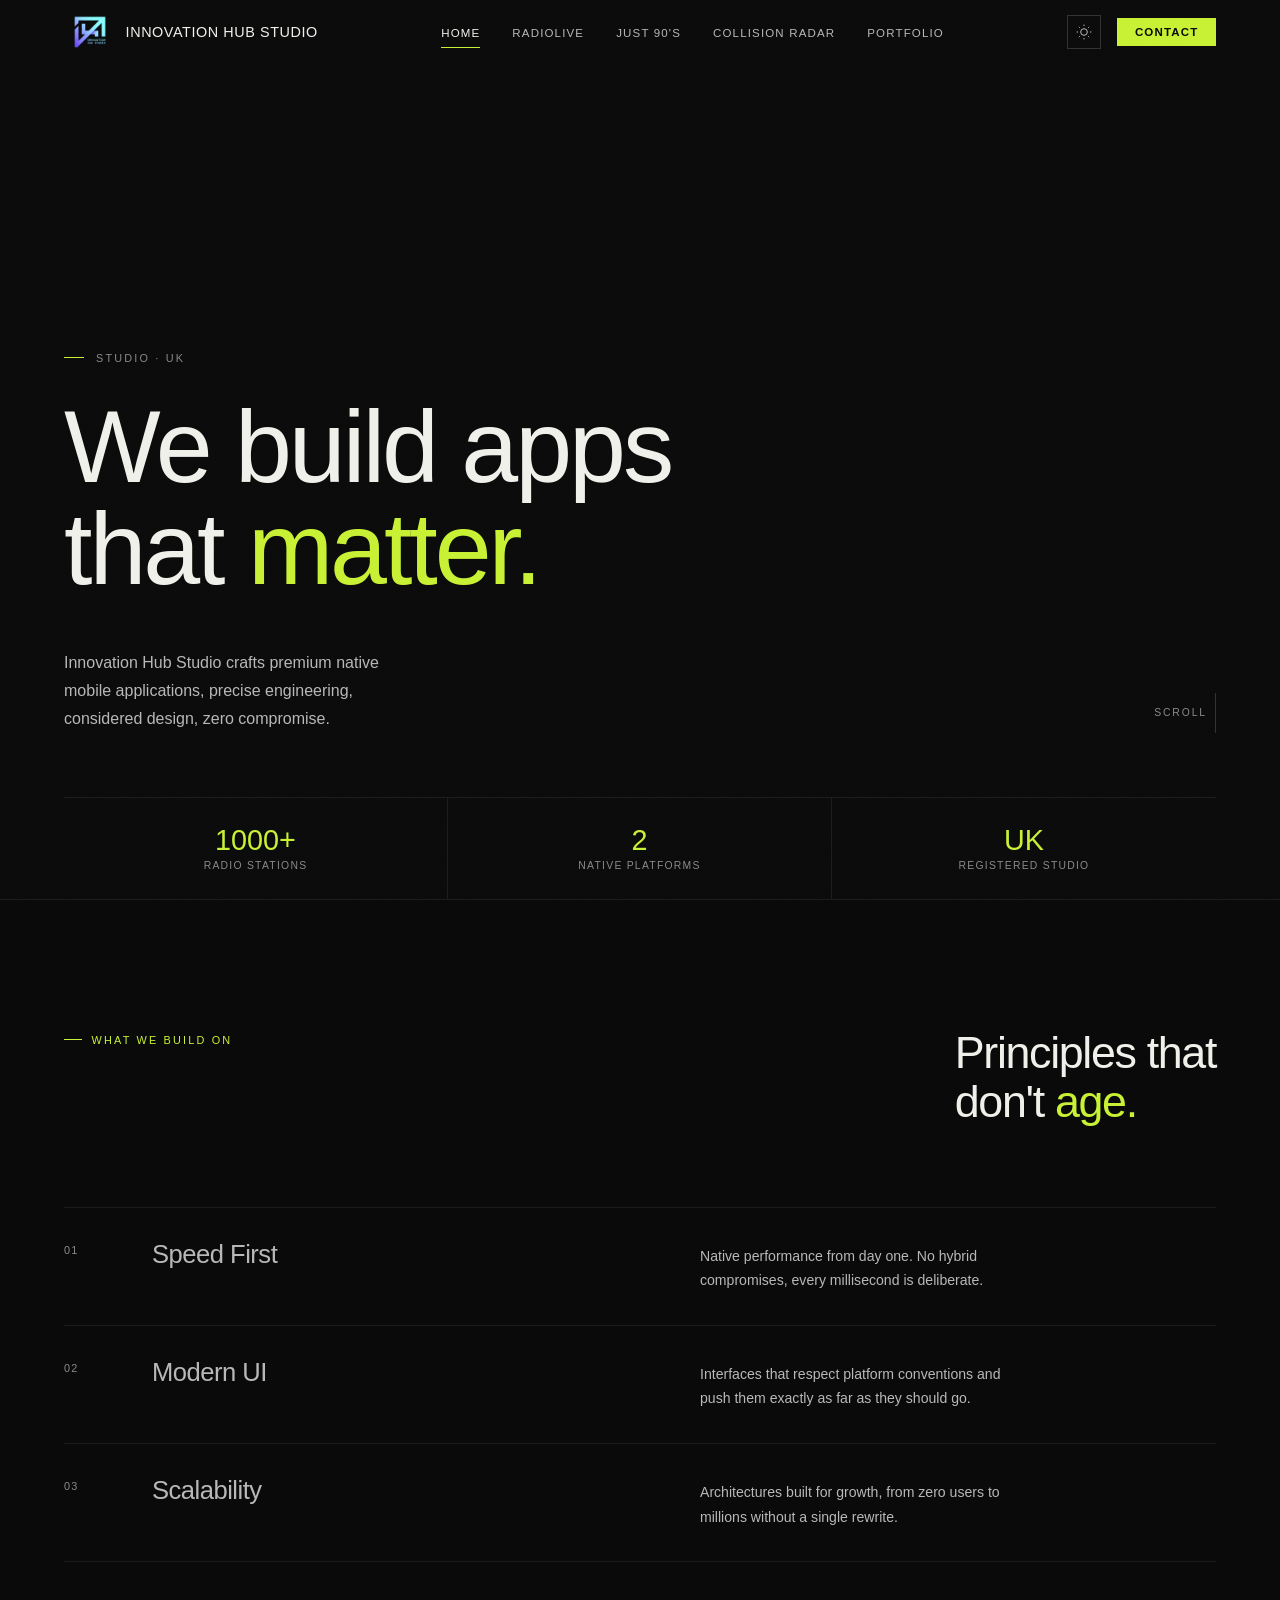
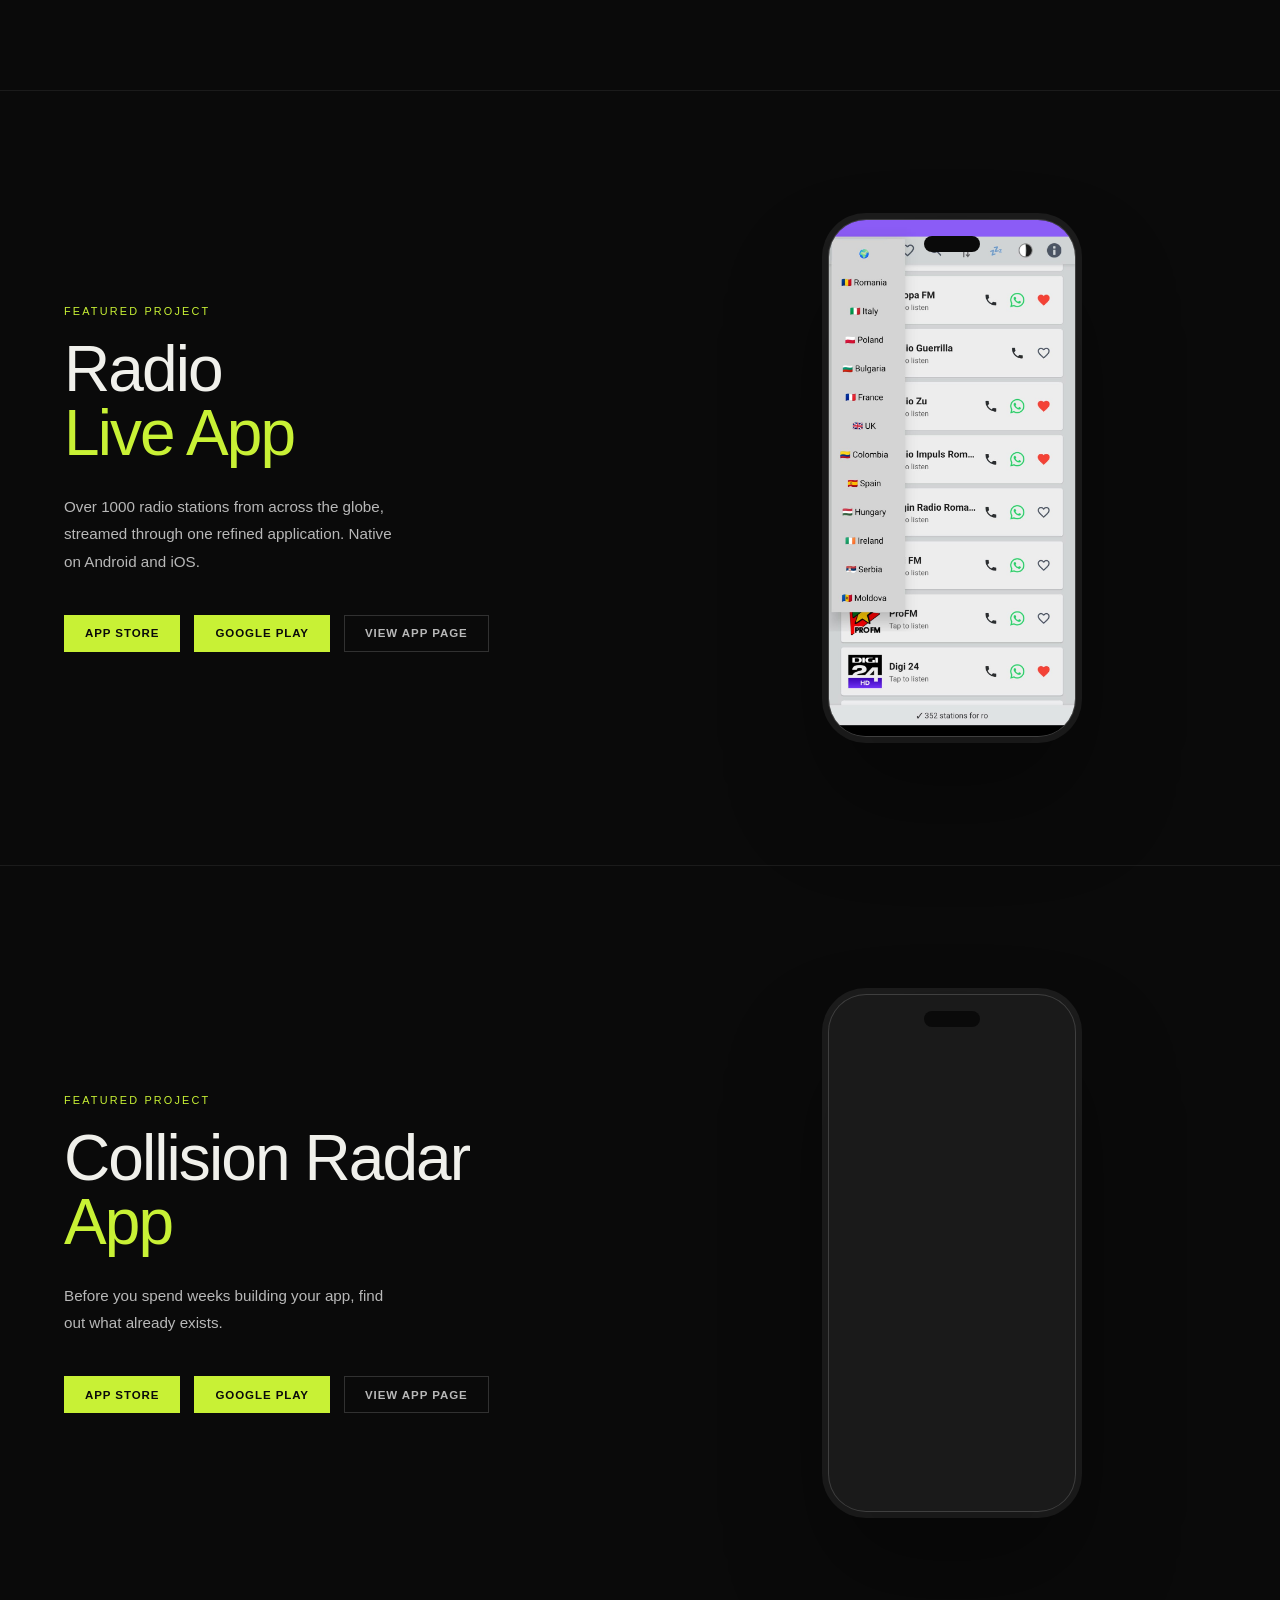
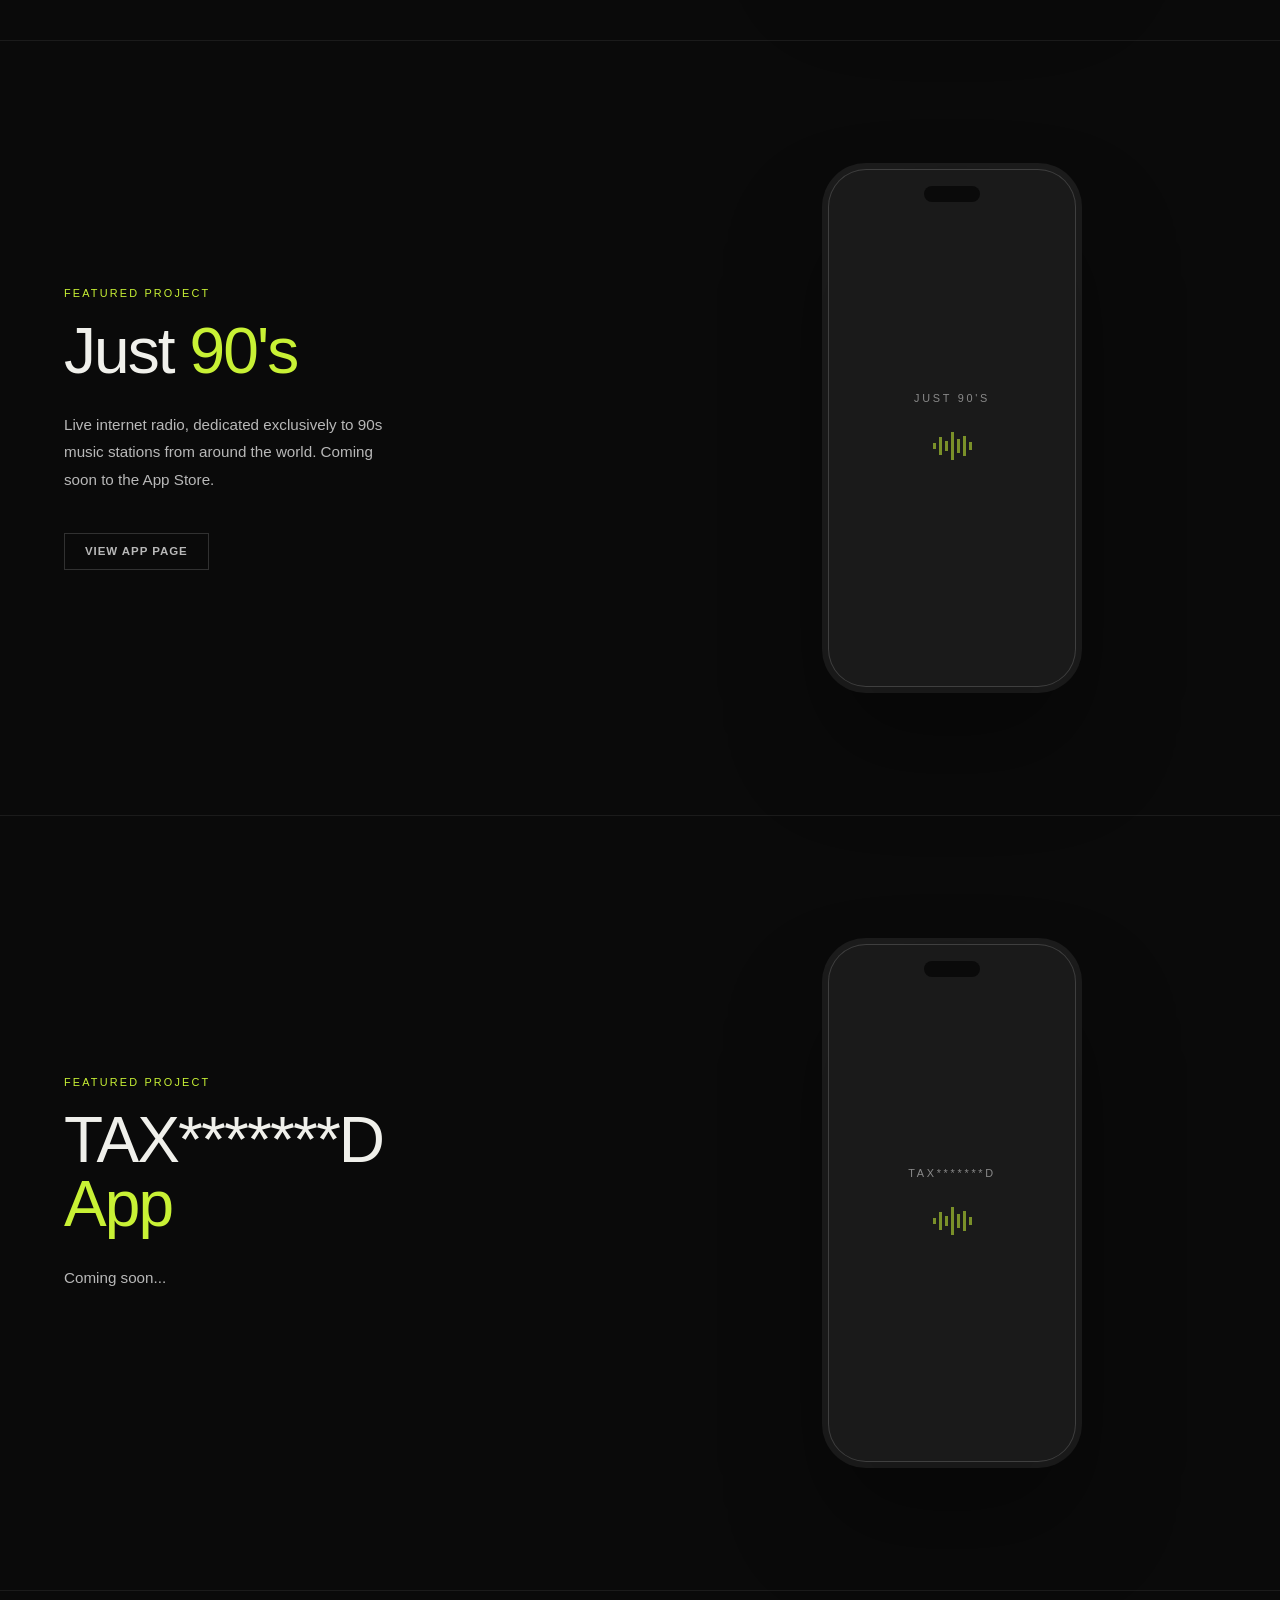
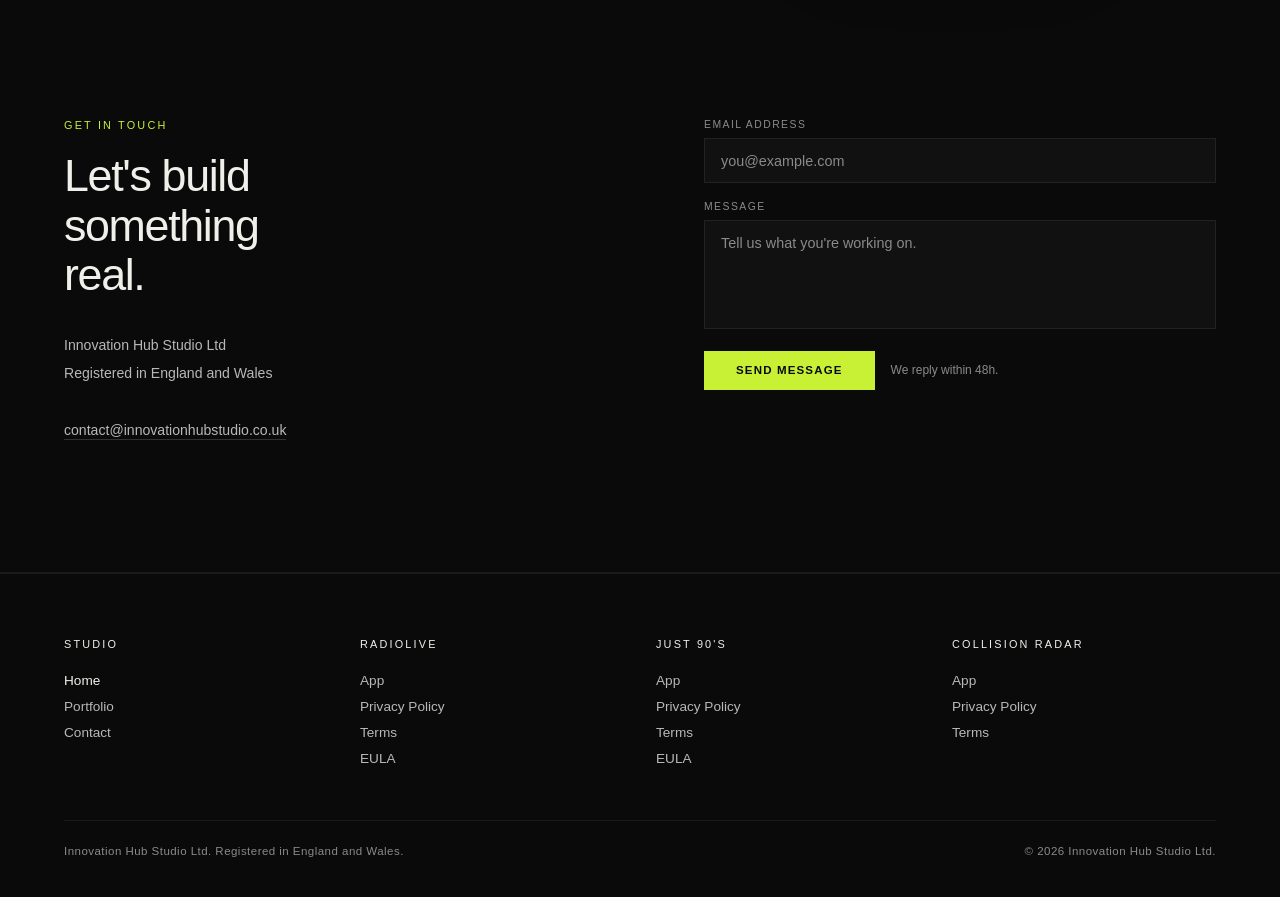
<file: index.html>
<!DOCTYPE html>
<html lang="en" data-theme="dark">
<head>
<meta charset="UTF-8">
<meta name="viewport" content="width=device-width, initial-scale=1.0">
<meta http-equiv="Content-Security-Policy" content="default-src 'self'; script-src 'self'; style-src 'self' 'unsafe-inline'; img-src 'self' data: https://upload.wikimedia.org; connect-src 'self' https://formspree.io; form-action 'self' https://formspree.io; base-uri 'self'; object-src 'none'">
<meta name="referrer" content="strict-origin-when-cross-origin">
<title>Innovation Hub Studio | Mobile apps built in the UK</title>
<meta name="description" content="Innovation Hub Studio builds native mobile apps for iOS and Android: RadioLive, Just 90's, Collision Radar and more.">
<link rel="canonical" href="https://innovationhubstudio.co.uk/">
<meta property="og:type" content="website">
<meta property="og:site_name" content="Innovation Hub Studio">
<meta property="og:title" content="Innovation Hub Studio | Mobile apps built in the UK">
<meta property="og:description" content="Innovation Hub Studio builds native mobile apps for iOS and Android: RadioLive, Just 90's, Collision Radar and more.">
<meta property="og:url" content="https://innovationhubstudio.co.uk/">
<meta property="og:image" content="https://innovationhubstudio.co.uk/images/logo3.png">
<meta name="twitter:card" content="summary_large_image">
<meta name="theme-color" content="#0a0a0a">
<link rel="icon" type="image/png" href="images/logo3transparent.png">
<link rel="apple-touch-icon" href="images/logo3transparent.png">
<link rel="stylesheet" href="assets/site.css">
<link rel="stylesheet" href="assets/home.css">
<script src="assets/site.js"></script>
</head>
<body>

<a class="skip-link" href="#main">Skip to content</a>

<nav class="site-nav" id="nav" aria-label="Main">
  <div class="nav-inner">
    <a href="index.html" class="nav-logo"><img src="images/logo3transparent.png" alt="" width="52" height="52"><span>Innovation Hub Studio</span></a>
    <ul class="nav-links">
      <li><a href="index.html" aria-current="page">Home</a></li>
      <li><a href="radio-app.html">RadioLive</a></li>
      <li><a href="just90s.html">Just 90's</a></li>
      <li><a href="collision-radar.html">Collision Radar</a></li>
      <li><a href="portfolio.html">Portfolio</a></li>
    </ul>
    <div class="nav-right">
      <button class="theme-toggle" id="themeBtn" type="button" aria-label="Switch colour theme"><svg class="icon-sun" viewBox="0 0 24 24" aria-hidden="true"><circle cx="12" cy="12" r="5"/><line x1="12" y1="1" x2="12" y2="3"/><line x1="12" y1="21" x2="12" y2="23"/><line x1="4.22" y1="4.22" x2="5.64" y2="5.64"/><line x1="18.36" y1="18.36" x2="19.78" y2="19.78"/><line x1="1" y1="12" x2="3" y2="12"/><line x1="21" y1="12" x2="23" y2="12"/><line x1="4.22" y1="19.78" x2="5.64" y2="18.36"/><line x1="18.36" y1="5.64" x2="19.78" y2="4.22"/></svg><svg class="icon-moon" viewBox="0 0 24 24" aria-hidden="true"><path d="M21 12.79A9 9 0 1 1 11.21 3 7 7 0 0 0 21 12.79z"/></svg></button>
      <a href="#contact" class="nav-cta">Contact</a>
      <button class="mob-btn" id="mobBtn" type="button" aria-label="Menu" aria-expanded="false" aria-controls="navMobile"><span></span><span></span><span></span></button>
    </div>
  </div>
</nav>

<div class="nav-mobile" id="navMobile" hidden>
  <a href="index.html" aria-current="page">Home</a>
  <a href="radio-app.html">RadioLive</a>
  <a href="just90s.html">Just 90's</a>
  <a href="collision-radar.html">Collision Radar</a>
  <a href="portfolio.html">Portfolio</a>
  <a href="#contact" class="m-cta">Contact</a>
</div>

<main id="main">

<!-- HERO -->
<section class="hero" aria-label="Introduction">
  <div class="hero-main">
    <div class="hero-kicker">Studio · UK</div>
    <h1 class="hero-headline">
      We build apps<br>that <span class="hl">matter.</span>
    </h1>
    <div class="hero-sub-row">
      <p class="hero-desc">
        Innovation Hub Studio crafts premium native mobile applications,
        precise engineering, considered design, zero compromise.
      </p>
      <span class="hero-scroll" aria-hidden="true">Scroll</span>
    </div>
  </div>
  <div class="hero-meta" aria-label="Key statistics">
    <div class="hero-stat">
      <div class="hero-stat-n">1000+</div>
      <div class="hero-stat-l">Radio stations</div>
    </div>
    <div class="hero-stat">
      <div class="hero-stat-n">2</div>
      <div class="hero-stat-l">Native platforms</div>
    </div>
    <div class="hero-stat">
      <div class="hero-stat-n">UK</div>
      <div class="hero-stat-l">Registered studio</div>
    </div>
  </div>
</section>

<!-- CAPABILITIES -->
<section class="section" id="features" aria-label="Our capabilities">
  <div class="container">
    <div class="sec-header r">
      <span class="sec-kicker">What we build on</span>
      <h2 class="sec-title">Principles that<br>don't <span class="hl">age.</span></h2>
    </div>
    <ul class="cap-list">
      <li class="cap-item r">
        <span class="cap-num">01</span>
        <span class="cap-name">Speed First</span>
        <span class="cap-desc">Native performance from day one. No hybrid compromises, every millisecond is deliberate.</span>
      </li>
      <li class="cap-item r r-d1">
        <span class="cap-num">02</span>
        <span class="cap-name">Modern UI</span>
        <span class="cap-desc">Interfaces that respect platform conventions and push them exactly as far as they should go.</span>
      </li>
      <li class="cap-item r r-d2">
        <span class="cap-num">03</span>
        <span class="cap-name">Scalability</span>
        <span class="cap-desc">Architectures built for growth, from zero users to millions without a single rewrite.</span>
      </li>
    </ul>
  </div>
</section>

<!-- APP SHOWCASE -->
<section class="section" id="app-radiolive" aria-label="RadioLive App">
  <div class="container">
    <div class="showcase">
      <div class="r">
        <p class="app-label">Featured project</p>
        <h2 class="app-name">Radio<br><span class="hl">Live App</span></h2>
        <p class="app-desc">
          Over 1000 radio stations from across the globe, streamed through
          one refined application. Native on Android and iOS.
        </p>
        <div class="app-badges">
          <a class="store-badge" href="https://apps.apple.com/us/app/radiolive-app/id6781333086" rel="noopener"><img src="https://upload.wikimedia.org/wikipedia/commons/3/3c/Download_on_the_App_Store_Badge.svg" alt="Download on the App Store" height="40"></a>
          <a class="store-badge" href="https://play.google.com/store/apps/details?id=com.innovationhubstudio.radiolive" rel="noopener"><img src="https://upload.wikimedia.org/wikipedia/commons/7/78/Google_Play_Store_badge_EN.svg" alt="Get it on Google Play" height="40"></a>
          <a class="text-badge" href="radio-app.html">View app page</a>
        </div>
      </div>
      <div class="phone-outer r r-d1">
        <div class="phone-frame">
          <div class="phone-notch"></div>
           <img class="phone-shot" src="images/radio4.jpeg" alt="RadioLive App screenshot" width="864" height="1939" loading="lazy" decoding="async">
          <div class="phone-fallback">
            <span class="phone-fallback-name">Radio Live</span>
            <div class="waveform">
              <span class="w6"></span><span class="w18"></span>
              <span class="w10"></span><span class="w28"></span>
              <span class="w14"></span><span class="w20"></span>
              <span class="w8"></span>
            </div>
          </div>
        </div>
      </div>
    </div>
  </div>
</section>

<!-- APP SHOWCASE Collision Radar-->
<section class="section" id="app-collision" aria-label="Collision Radar">
  <div class="container">
    <div class="showcase">
      <div class="r">
        <p class="app-label">Featured project</p>
        <h2 class="app-name">Collision Radar<br><span class="hl">App</span></h2>
        <p class="app-desc">
          Before you spend weeks building your app, find out what already exists.
        </p>
        <div class="app-badges">
          <a class="store-badge" href="https://apps.apple.com/us/app/collision-radar/id6790017069" rel="noopener"><img src="https://upload.wikimedia.org/wikipedia/commons/3/3c/Download_on_the_App_Store_Badge.svg" alt="Download on the App Store" height="40"></a>
          <a class="store-badge" href="https://play.google.com/store/apps/details?id=com.innovationhubstudio.collisionradar" rel="noopener"><img src="https://upload.wikimedia.org/wikipedia/commons/7/78/Google_Play_Store_badge_EN.svg" alt="Get it on Google Play" height="40"></a>
          <a class="text-badge" href="collision-radar.html">View app page</a>
        </div>
      </div>
      <div class="phone-outer r r-d1">
        <div class="phone-frame">
          <div class="phone-notch"></div>
           <img class="phone-shot" src="images/IMG_2870.PNG" alt="Collision Radar App screenshot" width="1320" height="2868" loading="lazy" decoding="async">
          <div class="phone-fallback">
            <span class="phone-fallback-name">Collision Radar</span>
            <div class="waveform">
              <span class="w6"></span><span class="w18"></span>
              <span class="w10"></span><span class="w28"></span>
              <span class="w14"></span><span class="w20"></span>
              <span class="w8"></span>
            </div>
          </div>
        </div>
      </div>
    </div>
  </div>
</section>

<!--APP SHOWCASE JUST 90'S-->
<section class="section" id="app-just90s" aria-label="Just 90's">
  <div class="container">
    <div class="showcase">
      <div class="r">
        <p class="app-label">Featured project</p>
        <h2 class="app-name">Just <span class="hl">90's</span></h2>
        <p class="app-desc">
          Live internet radio, dedicated exclusively to 90s music stations
          from around the world. Coming soon to the App Store.
        </p>
        <div class="app-badges">
          <a class="text-badge" href="just90s.html">View app page</a>
        </div>
      </div>
      <div class="phone-outer r r-d1">
        <div class="phone-frame">
          <div class="phone-notch"></div>
          <div class="phone-fallback show">
            <span class="phone-fallback-name">Just 90's</span>
            <div class="waveform">
              <span class="w6"></span><span class="w18"></span>
              <span class="w10"></span><span class="w28"></span>
              <span class="w14"></span><span class="w20"></span>
              <span class="w8"></span>
            </div>
          </div>
        </div>
      </div>
    </div>
  </div>
</section>

<!-- APP SHOWCASE Tax*******D-->
<section class="section" id="app-tax" aria-label="Tax******D">
  <div class="container">
    <div class="showcase">
      <div class="r">
        <p class="app-label">Featured project</p>
        <h2 class="app-name">TAX*******D<br><span class="hl">App</span></h2>
        <p class="app-desc">
          Coming soon...
        </p>
      </div>
      <div class="phone-outer r r-d1">
        <div class="phone-frame">
          <div class="phone-notch"></div>
          <div class="phone-fallback show">
            <span class="phone-fallback-name">TAX*******D</span>
            <div class="waveform">
              <span class="w6"></span><span class="w18"></span>
              <span class="w10"></span><span class="w28"></span>
              <span class="w14"></span><span class="w20"></span>
              <span class="w8"></span>
            </div>
          </div>
        </div>
      </div>
    </div>
  </div>
</section>

<!-- CONTACT -->
<section class="section" id="contact" aria-label="Contact us">
  <div class="container">
    <div class="contact-grid">
      <div class="r">
        <p class="contact-tag">Get in touch</p>
        <h2 class="contact-title">Let's build<br>something<br><span class="hl">real.</span></h2>
        <div class="contact-info">
          <p>Innovation Hub Studio Ltd<br>Registered in England and Wales</p><br>
          <p><a href="mailto:contact@innovationhubstudio.co.uk">contact@innovationhubstudio.co.uk</a></p>
        </div>
      </div>
      <div class="r r-d1">
        <form id="contactForm" action="https://formspree.io/f/mjgavyqr" method="POST" accept-charset="UTF-8">
          <div class="f-field">
            <label for="email">Email address</label>
            <input type="email" id="email" name="email" placeholder="you@example.com" autocomplete="email" maxlength="254" required>
          </div>
          <div class="f-field">
            <label for="message">Message</label>
            <textarea id="message" name="message" rows="5" placeholder="Tell us what you're working on." maxlength="5000" required></textarea>
          </div>
          <div class="hp" aria-hidden="true">
            <label for="company">Leave this field empty</label>
            <input type="text" id="company" name="_gotcha" tabindex="-1" autocomplete="off">
          </div>
          <div class="f-submit">
            <button type="submit" class="btn-send" id="submitBtn">Send message</button>
            <span class="f-note">We reply within 48h.</span>
          </div>
          <div id="fStatus" class="f-status" role="status" aria-live="polite"></div>
        </form>
      </div>
    </div>
  </div>
</section>

</main>

<footer class="site-footer">
  <nav class="footer-cols" aria-label="Footer">
    <div class="footer-col">
      <h2>Studio</h2>
      <ul>
        <li><a href="index.html" aria-current="page">Home</a></li>
        <li><a href="portfolio.html">Portfolio</a></li>
        <li><a href="#contact">Contact</a></li>
      </ul>
    </div>
    <div class="footer-col">
      <h2>RadioLive</h2>
      <ul>
        <li><a href="radio-app.html">App</a></li>
        <li><a href="privacy.html">Privacy Policy</a></li>
        <li><a href="terms.html">Terms</a></li>
        <li><a href="eula.html">EULA</a></li>
      </ul>
    </div>
    <div class="footer-col">
      <h2>Just 90's</h2>
      <ul>
        <li><a href="just90s.html">App</a></li>
        <li><a href="just90s-privacy.html">Privacy Policy</a></li>
        <li><a href="just90s-terms.html">Terms</a></li>
        <li><a href="just90s-eula.html">EULA</a></li>
      </ul>
    </div>
    <div class="footer-col">
      <h2>Collision Radar</h2>
      <ul>
        <li><a href="collision-radar.html">App</a></li>
        <li><a href="collision-radar-privacy.html">Privacy Policy</a></li>
        <li><a href="collision-radar-terms.html">Terms</a></li>
      </ul>
    </div>
  </nav>
  <div class="footer-base">
    <span>Innovation Hub Studio Ltd. Registered in England and Wales.</span>
    <span>&copy; 2026 Innovation Hub Studio Ltd.</span>
  </div>
</footer>

</body>
</html>
</file>
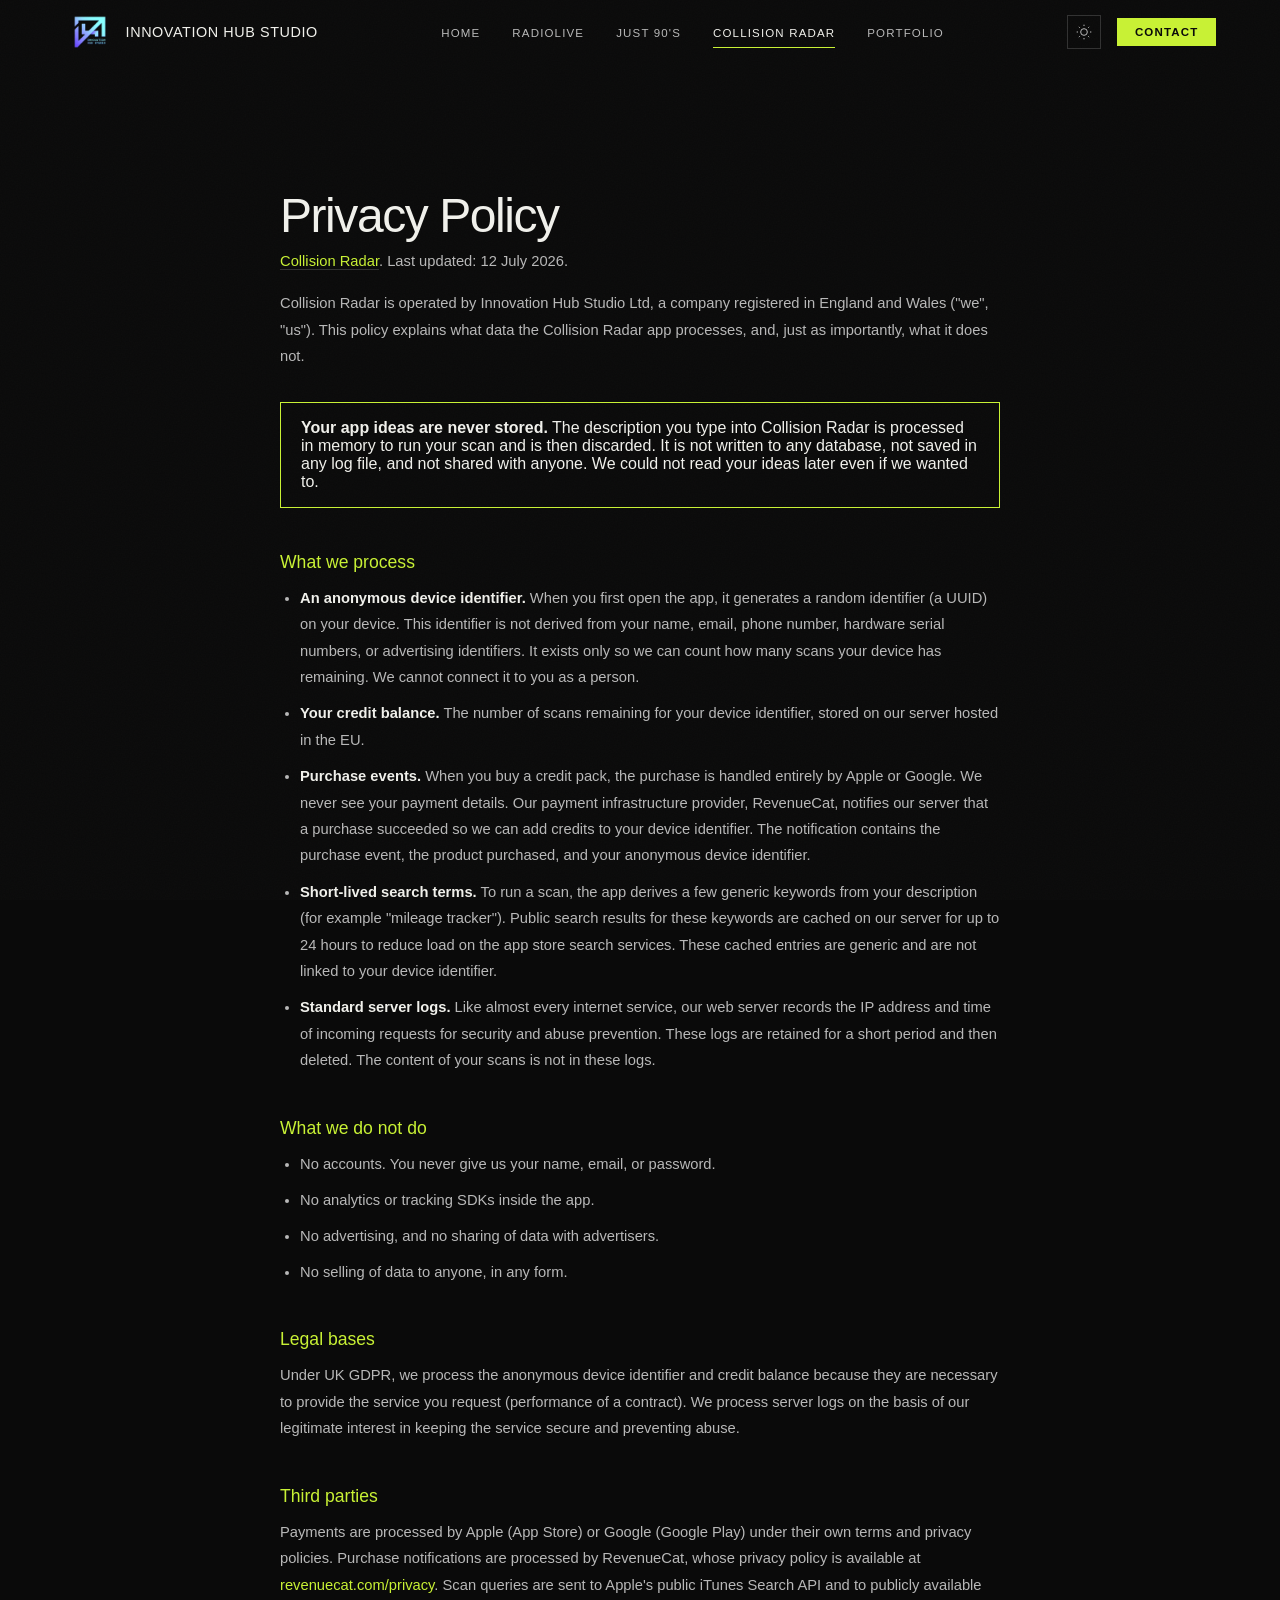
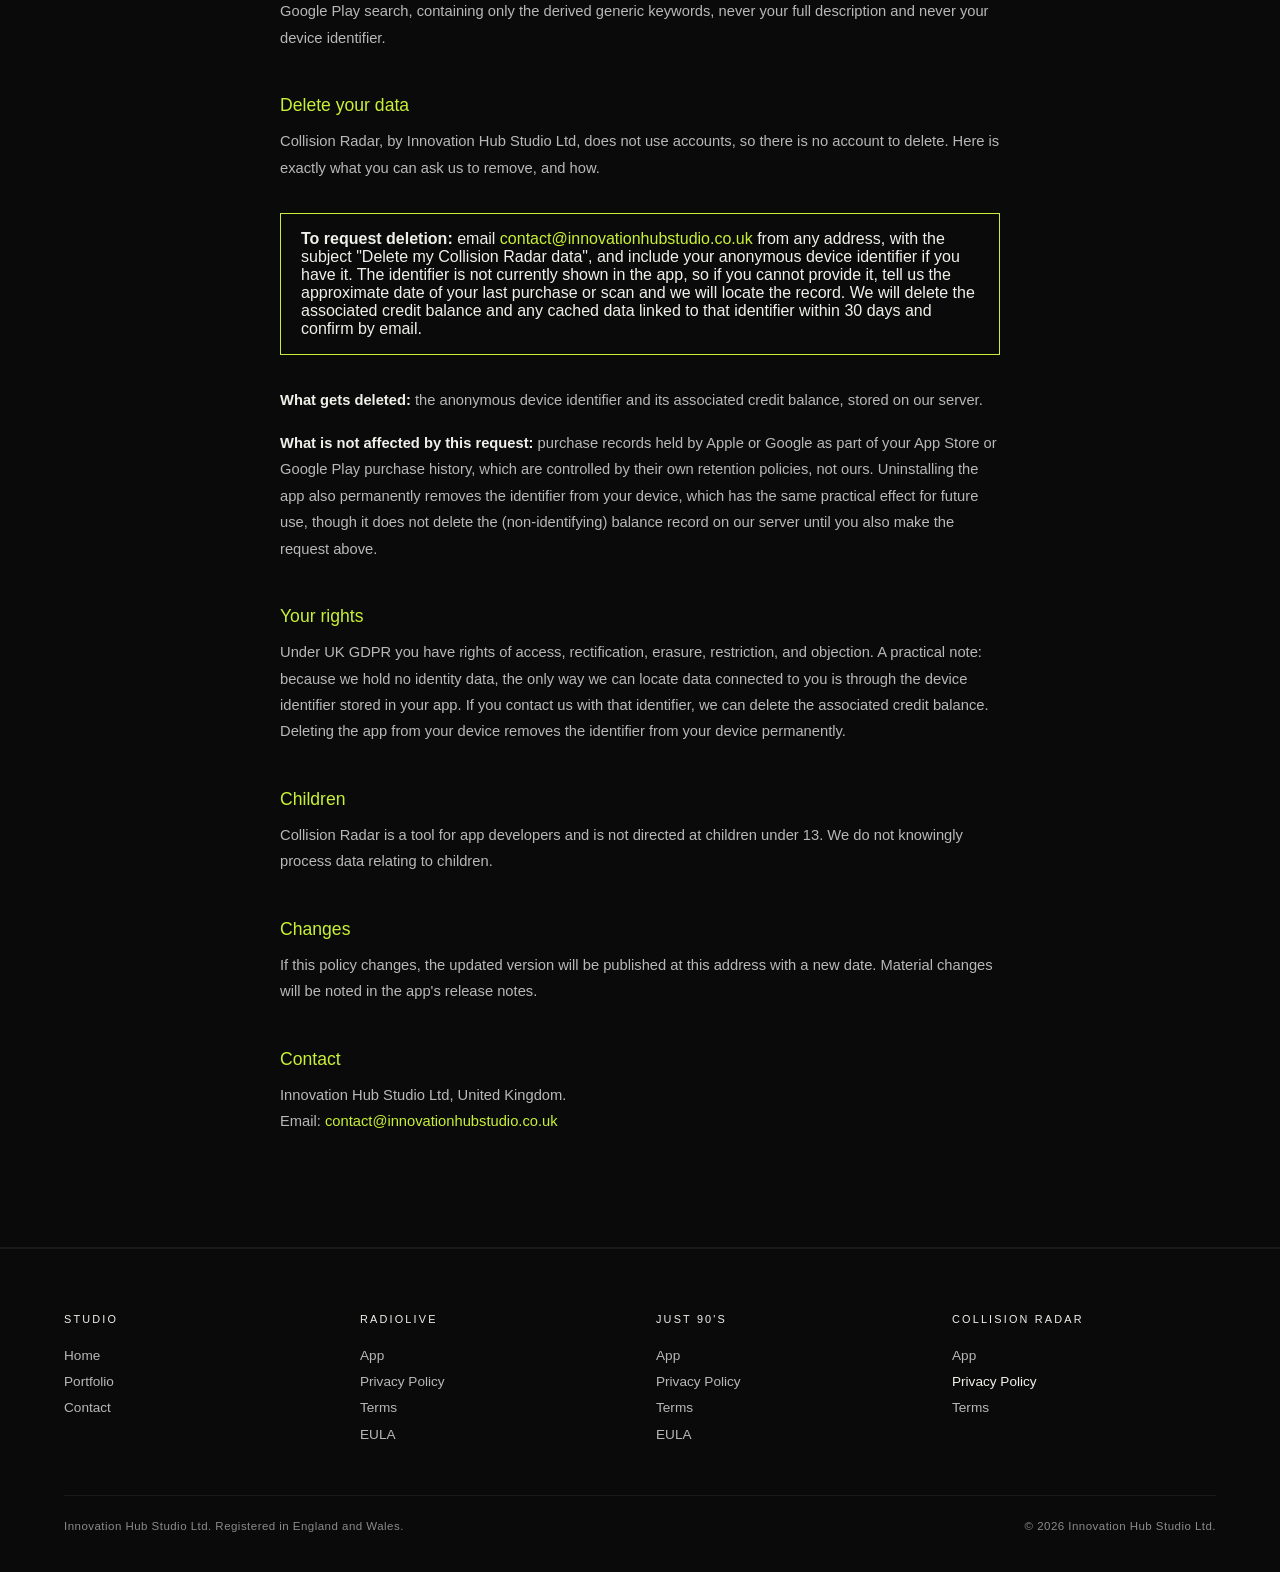
<file: collision-radar-privacy.html>
<!DOCTYPE html>
<html lang="en" data-theme="dark">
<head>
<meta charset="UTF-8">
<meta name="viewport" content="width=device-width, initial-scale=1.0">
<meta http-equiv="Content-Security-Policy" content="default-src 'self'; script-src 'self'; style-src 'self' 'unsafe-inline'; img-src 'self' data: https://upload.wikimedia.org; connect-src 'self' https://formspree.io; form-action 'self' https://formspree.io; base-uri 'self'; object-src 'none'">
<meta name="referrer" content="strict-origin-when-cross-origin">
<title>Collision Radar Privacy Policy | Innovation Hub Studio</title>
<meta name="description" content="Privacy Policy for the Collision Radar app by Innovation Hub Studio Ltd.">
<link rel="canonical" href="https://innovationhubstudio.co.uk/collision-radar-privacy.html">
<meta property="og:type" content="website">
<meta property="og:site_name" content="Innovation Hub Studio">
<meta property="og:title" content="Collision Radar Privacy Policy | Innovation Hub Studio">
<meta property="og:description" content="Privacy Policy for the Collision Radar app by Innovation Hub Studio Ltd.">
<meta property="og:url" content="https://innovationhubstudio.co.uk/collision-radar-privacy.html">
<meta property="og:image" content="https://innovationhubstudio.co.uk/images/logo3.png">
<meta name="twitter:card" content="summary_large_image">
<meta name="theme-color" content="#0a0a0a">
<link rel="icon" type="image/png" href="images/logo3transparent.png">
<link rel="apple-touch-icon" href="images/logo3transparent.png">
<link rel="stylesheet" href="assets/site.css">
<link rel="stylesheet" href="assets/product.css">
<script src="assets/site.js"></script>
</head>
<body>

<a class="skip-link" href="#main">Skip to content</a>

<nav class="site-nav" id="nav" aria-label="Main">
  <div class="nav-inner">
    <a href="index.html" class="nav-logo"><img src="images/logo3transparent.png" alt="" width="52" height="52"><span>Innovation Hub Studio</span></a>
    <ul class="nav-links">
      <li><a href="index.html">Home</a></li>
      <li><a href="radio-app.html">RadioLive</a></li>
      <li><a href="just90s.html">Just 90's</a></li>
      <li><a href="collision-radar.html" class="active">Collision Radar</a></li>
      <li><a href="portfolio.html">Portfolio</a></li>
    </ul>
    <div class="nav-right">
      <button class="theme-toggle" id="themeBtn" type="button" aria-label="Switch colour theme"><svg class="icon-sun" viewBox="0 0 24 24" aria-hidden="true"><circle cx="12" cy="12" r="5"/><line x1="12" y1="1" x2="12" y2="3"/><line x1="12" y1="21" x2="12" y2="23"/><line x1="4.22" y1="4.22" x2="5.64" y2="5.64"/><line x1="18.36" y1="18.36" x2="19.78" y2="19.78"/><line x1="1" y1="12" x2="3" y2="12"/><line x1="21" y1="12" x2="23" y2="12"/><line x1="4.22" y1="19.78" x2="5.64" y2="18.36"/><line x1="18.36" y1="5.64" x2="19.78" y2="4.22"/></svg><svg class="icon-moon" viewBox="0 0 24 24" aria-hidden="true"><path d="M21 12.79A9 9 0 1 1 11.21 3 7 7 0 0 0 21 12.79z"/></svg></button>
      <a href="index.html#contact" class="nav-cta">Contact</a>
      <button class="mob-btn" id="mobBtn" type="button" aria-label="Menu" aria-expanded="false" aria-controls="navMobile"><span></span><span></span><span></span></button>
    </div>
  </div>
</nav>

<div class="nav-mobile" id="navMobile" hidden>
  <a href="index.html">Home</a>
  <a href="radio-app.html">RadioLive</a>
  <a href="just90s.html">Just 90's</a>
  <a href="collision-radar.html" class="active">Collision Radar</a>
  <a href="portfolio.html">Portfolio</a>
  <a href="index.html#contact" class="m-cta">Contact</a>
</div>

<main id="main">
<section class="section">
  <div class="legal-container">

<h1>Privacy Policy</h1>
<p class="updated"><a href="collision-radar.html">Collision Radar</a>. Last updated: 12 July 2026.</p>

<p>Collision Radar is operated by Innovation Hub Studio Ltd, a company
registered in England and Wales ("we", "us"). This policy explains what
data the Collision Radar app processes, and, just as importantly, what it
does not.</p>

<div class="highlight">
<strong>Your app ideas are never stored.</strong> The description you type
into Collision Radar is processed in memory to run your scan and is then
discarded. It is not written to any database, not saved in any log file,
and not shared with anyone. We could not read your ideas later even if we
wanted to.
</div>

<h2>What we process</h2>
<ul>
<li><strong>An anonymous device identifier.</strong> When you first open the
app, it generates a random identifier (a UUID) on your device. This
identifier is not derived from your name, email, phone number, hardware
serial numbers, or advertising identifiers. It exists only so we can count
how many scans your device has remaining. We cannot connect it to you as a
person.</li>
<li><strong>Your credit balance.</strong> The number of scans remaining for
your device identifier, stored on our server hosted in the EU.</li>
<li><strong>Purchase events.</strong> When you buy a credit pack, the
purchase is handled entirely by Apple or Google. We never see your payment
details. Our payment infrastructure provider, RevenueCat, notifies our
server that a purchase succeeded so we can add credits to your device
identifier. The notification contains the purchase event, the product
purchased, and your anonymous device identifier.</li>
<li><strong>Short-lived search terms.</strong> To run a scan, the app
derives a few generic keywords from your description (for example "mileage
tracker"). Public search results for these keywords are cached on our
server for up to 24 hours to reduce load on the app store search services.
These cached entries are generic and are not linked to your device
identifier.</li>
<li><strong>Standard server logs.</strong> Like almost every internet
service, our web server records the IP address and time of incoming
requests for security and abuse prevention. These logs are retained for a
short period and then deleted. The content of your scans is not in these
logs.</li>
</ul>

<h2>What we do not do</h2>
<ul>
<li>No accounts. You never give us your name, email, or password.</li>
<li>No analytics or tracking SDKs inside the app.</li>
<li>No advertising, and no sharing of data with advertisers.</li>
<li>No selling of data to anyone, in any form.</li>
</ul>

<h2>Legal bases</h2>
<p>Under UK GDPR, we process the anonymous device identifier and credit
balance because they are necessary to provide the service you request
(performance of a contract). We process server logs on the basis of our
legitimate interest in keeping the service secure and preventing abuse.</p>

<h2>Third parties</h2>
<p>Payments are processed by Apple (App Store) or Google (Google Play)
under their own terms and privacy policies. Purchase notifications are
processed by RevenueCat, whose privacy policy is available at
<a href="https://www.revenuecat.com/privacy">revenuecat.com/privacy</a>.
Scan queries are sent to Apple's public iTunes Search API and to publicly
available Google Play search, containing only the derived generic
keywords, never your full description and never your device
identifier.</p>

<h2 id="delete-data">Delete your data</h2>
<p>Collision Radar, by Innovation Hub Studio Ltd, does not use accounts, so
there is no account to delete. Here is exactly what you can ask us to
remove, and how.</p>
<div class="highlight">
<strong>To request deletion:</strong> email
<a href="mailto:contact@innovationhubstudio.co.uk?subject=Delete my Collision Radar data">contact@innovationhubstudio.co.uk</a>
from any address, with the subject "Delete my Collision Radar data", and
include your anonymous device identifier if you have it. The identifier is
not currently shown in the app, so if you cannot provide it, tell us the
approximate date of your last purchase or scan and we will locate the
record. We will delete the associated credit balance and any
cached data linked to that identifier within 30 days and confirm by email.
</div>
<p><strong>What gets deleted:</strong> the anonymous device identifier and
its associated credit balance, stored on our server.</p>
<p><strong>What is not affected by this request:</strong> purchase records
held by Apple or Google as part of your App Store or Google Play purchase
history, which are controlled by their own retention policies, not ours.
Uninstalling the app also permanently removes the identifier from your
device, which has the same practical effect for future use, though it does
not delete the (non-identifying) balance record on our server until you
also make the request above.</p>

<h2>Your rights</h2>
<p>Under UK GDPR you have rights of access, rectification, erasure,
restriction, and objection. A practical note: because we hold no identity
data, the only way we can locate data connected to you is through the
device identifier stored in your app. If you contact us with that
identifier, we can delete the associated credit balance. Deleting the app
from your device removes the identifier from your device permanently.</p>

<h2>Children</h2>
<p>Collision Radar is a tool for app developers and is not directed at
children under 13. We do not knowingly process data relating to
children.</p>

<h2>Changes</h2>
<p>If this policy changes, the updated version will be published at this
address with a new date. Material changes will be noted in the app's
release notes.</p>

<h2>Contact</h2>
<p>Innovation Hub Studio Ltd, United Kingdom.<br>
Email: <a href="mailto:contact@innovationhubstudio.co.uk">contact@innovationhubstudio.co.uk</a></p>

  </div>
</section>
</main>

<footer class="site-footer">
  <nav class="footer-cols" aria-label="Footer">
    <div class="footer-col">
      <h2>Studio</h2>
      <ul>
        <li><a href="index.html">Home</a></li>
        <li><a href="portfolio.html">Portfolio</a></li>
        <li><a href="index.html#contact">Contact</a></li>
      </ul>
    </div>
    <div class="footer-col">
      <h2>RadioLive</h2>
      <ul>
        <li><a href="radio-app.html">App</a></li>
        <li><a href="privacy.html">Privacy Policy</a></li>
        <li><a href="terms.html">Terms</a></li>
        <li><a href="eula.html">EULA</a></li>
      </ul>
    </div>
    <div class="footer-col">
      <h2>Just 90's</h2>
      <ul>
        <li><a href="just90s.html">App</a></li>
        <li><a href="just90s-privacy.html">Privacy Policy</a></li>
        <li><a href="just90s-terms.html">Terms</a></li>
        <li><a href="just90s-eula.html">EULA</a></li>
      </ul>
    </div>
    <div class="footer-col">
      <h2>Collision Radar</h2>
      <ul>
        <li><a href="collision-radar.html">App</a></li>
        <li><a href="collision-radar-privacy.html" aria-current="page">Privacy Policy</a></li>
        <li><a href="collision-radar-terms.html">Terms</a></li>
      </ul>
    </div>
  </nav>
  <div class="footer-base">
    <span>Innovation Hub Studio Ltd. Registered in England and Wales.</span>
    <span>&copy; 2026 Innovation Hub Studio Ltd.</span>
  </div>
</footer>

</body>
</html>
</file>
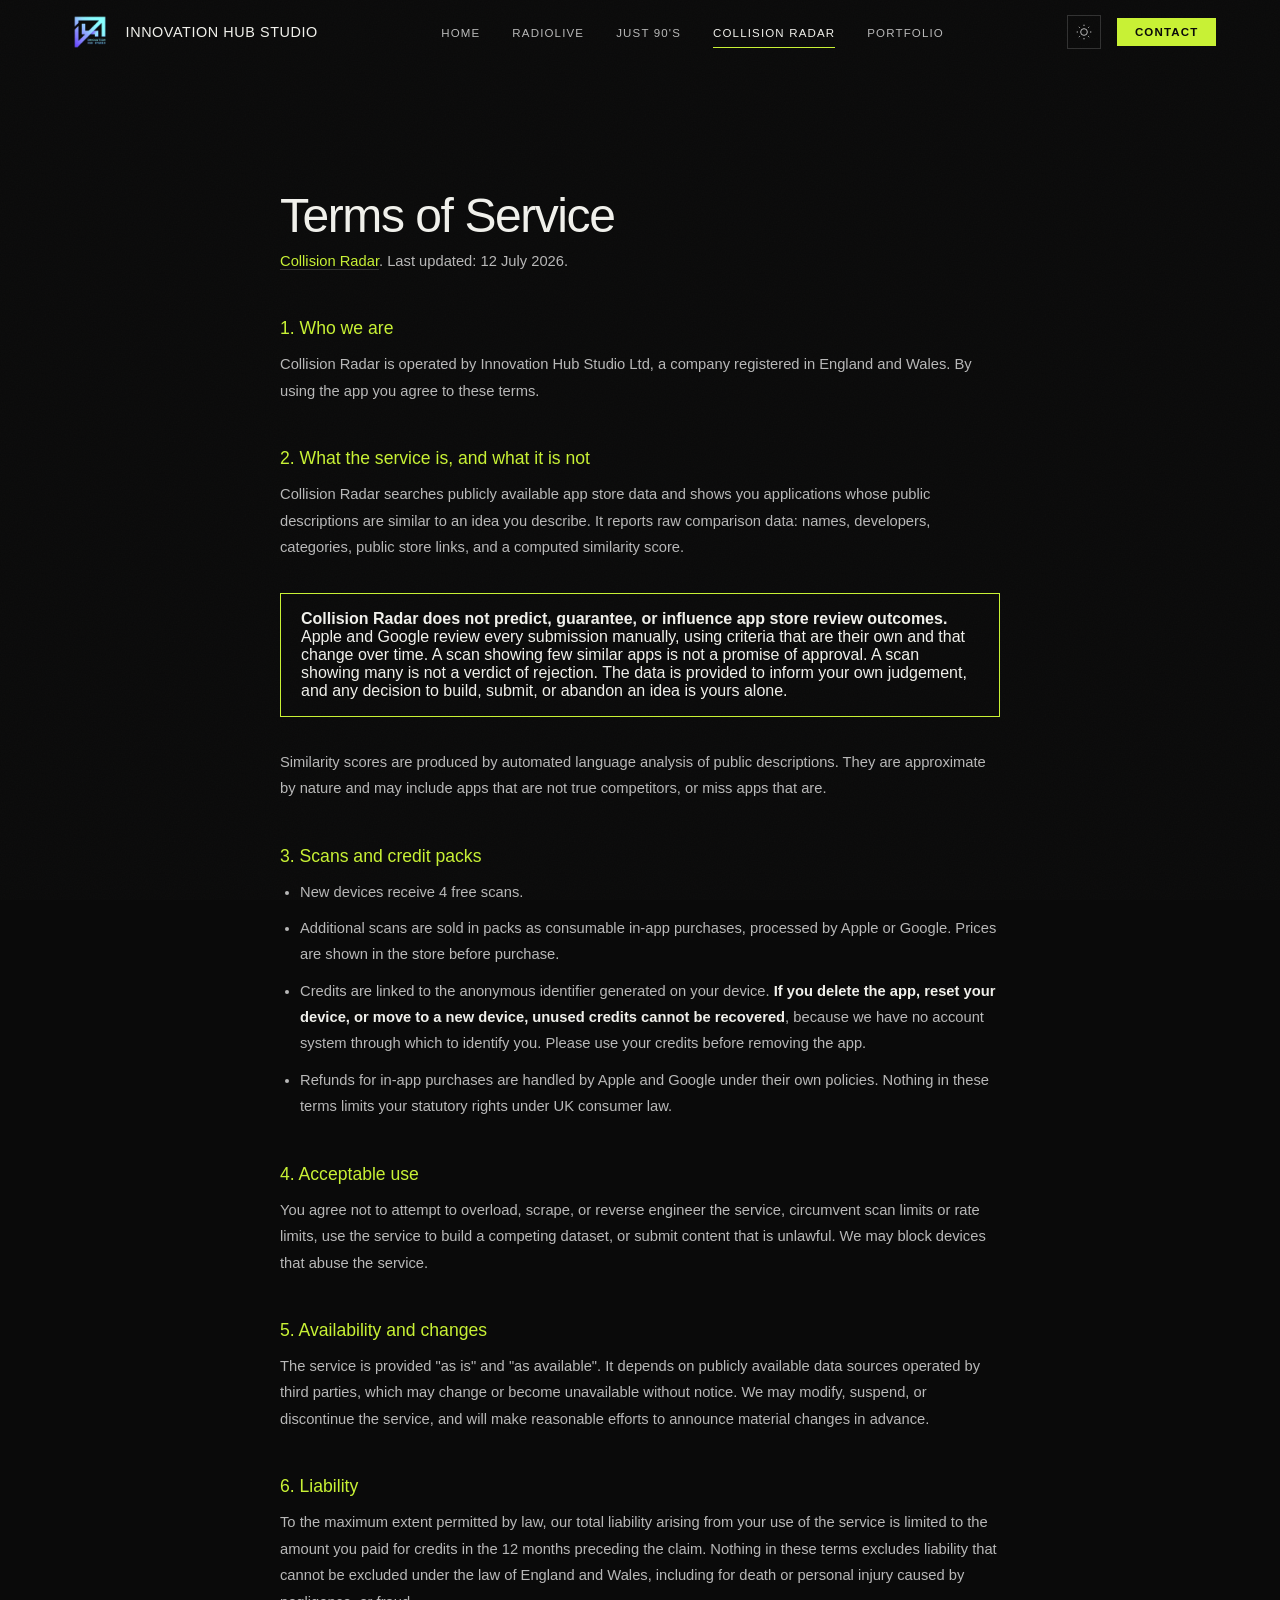
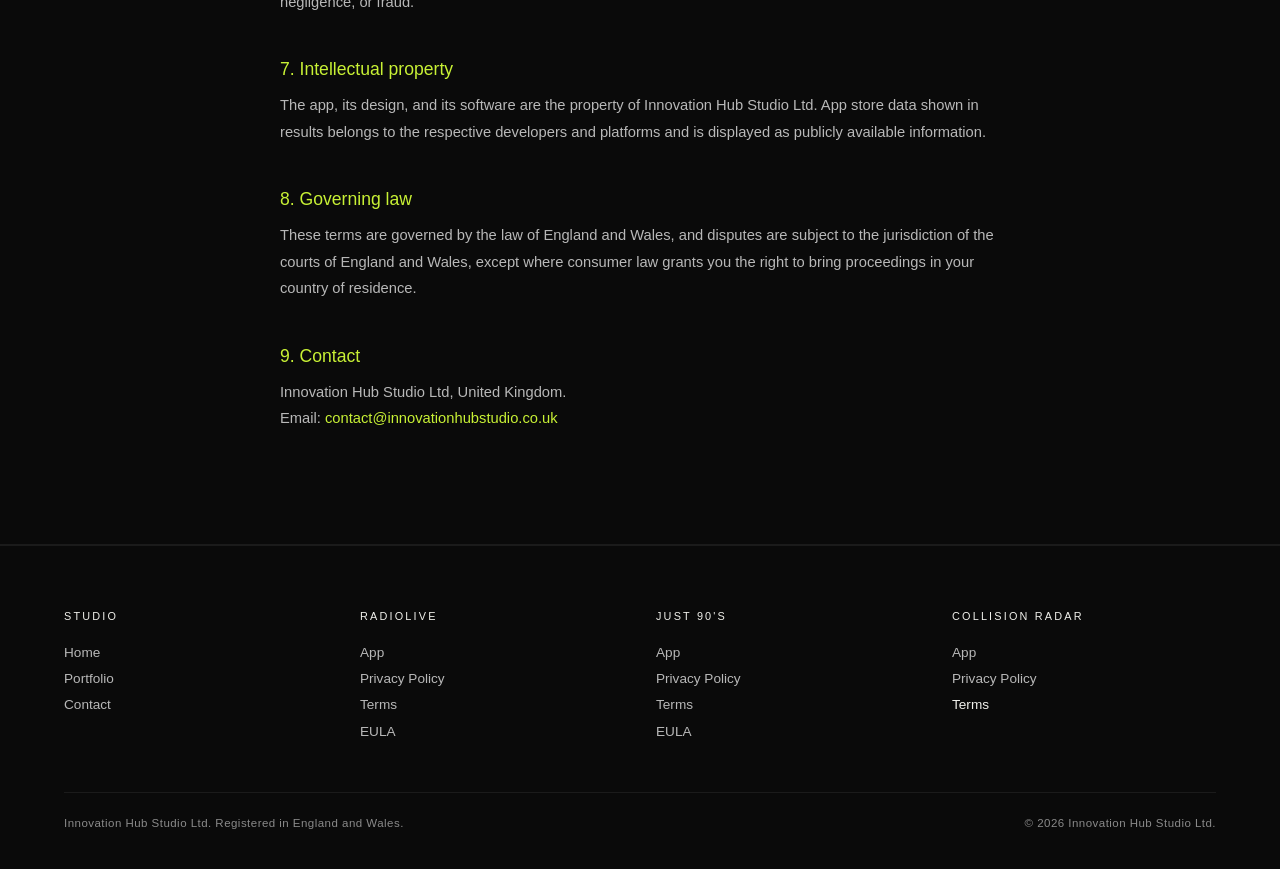
<file: collision-radar-terms.html>
<!DOCTYPE html>
<html lang="en" data-theme="dark">
<head>
<meta charset="UTF-8">
<meta name="viewport" content="width=device-width, initial-scale=1.0">
<meta http-equiv="Content-Security-Policy" content="default-src 'self'; script-src 'self'; style-src 'self' 'unsafe-inline'; img-src 'self' data: https://upload.wikimedia.org; connect-src 'self' https://formspree.io; form-action 'self' https://formspree.io; base-uri 'self'; object-src 'none'">
<meta name="referrer" content="strict-origin-when-cross-origin">
<title>Collision Radar Terms of Service | Innovation Hub Studio</title>
<meta name="description" content="Terms of Service for the Collision Radar app by Innovation Hub Studio Ltd.">
<link rel="canonical" href="https://innovationhubstudio.co.uk/collision-radar-terms.html">
<meta property="og:type" content="website">
<meta property="og:site_name" content="Innovation Hub Studio">
<meta property="og:title" content="Collision Radar Terms of Service | Innovation Hub Studio">
<meta property="og:description" content="Terms of Service for the Collision Radar app by Innovation Hub Studio Ltd.">
<meta property="og:url" content="https://innovationhubstudio.co.uk/collision-radar-terms.html">
<meta property="og:image" content="https://innovationhubstudio.co.uk/images/logo3.png">
<meta name="twitter:card" content="summary_large_image">
<meta name="theme-color" content="#0a0a0a">
<link rel="icon" type="image/png" href="images/logo3transparent.png">
<link rel="apple-touch-icon" href="images/logo3transparent.png">
<link rel="stylesheet" href="assets/site.css">
<link rel="stylesheet" href="assets/product.css">
<script src="assets/site.js"></script>
</head>
<body>

<a class="skip-link" href="#main">Skip to content</a>

<nav class="site-nav" id="nav" aria-label="Main">
  <div class="nav-inner">
    <a href="index.html" class="nav-logo"><img src="images/logo3transparent.png" alt="" width="52" height="52"><span>Innovation Hub Studio</span></a>
    <ul class="nav-links">
      <li><a href="index.html">Home</a></li>
      <li><a href="radio-app.html">RadioLive</a></li>
      <li><a href="just90s.html">Just 90's</a></li>
      <li><a href="collision-radar.html" class="active">Collision Radar</a></li>
      <li><a href="portfolio.html">Portfolio</a></li>
    </ul>
    <div class="nav-right">
      <button class="theme-toggle" id="themeBtn" type="button" aria-label="Switch colour theme"><svg class="icon-sun" viewBox="0 0 24 24" aria-hidden="true"><circle cx="12" cy="12" r="5"/><line x1="12" y1="1" x2="12" y2="3"/><line x1="12" y1="21" x2="12" y2="23"/><line x1="4.22" y1="4.22" x2="5.64" y2="5.64"/><line x1="18.36" y1="18.36" x2="19.78" y2="19.78"/><line x1="1" y1="12" x2="3" y2="12"/><line x1="21" y1="12" x2="23" y2="12"/><line x1="4.22" y1="19.78" x2="5.64" y2="18.36"/><line x1="18.36" y1="5.64" x2="19.78" y2="4.22"/></svg><svg class="icon-moon" viewBox="0 0 24 24" aria-hidden="true"><path d="M21 12.79A9 9 0 1 1 11.21 3 7 7 0 0 0 21 12.79z"/></svg></button>
      <a href="index.html#contact" class="nav-cta">Contact</a>
      <button class="mob-btn" id="mobBtn" type="button" aria-label="Menu" aria-expanded="false" aria-controls="navMobile"><span></span><span></span><span></span></button>
    </div>
  </div>
</nav>

<div class="nav-mobile" id="navMobile" hidden>
  <a href="index.html">Home</a>
  <a href="radio-app.html">RadioLive</a>
  <a href="just90s.html">Just 90's</a>
  <a href="collision-radar.html" class="active">Collision Radar</a>
  <a href="portfolio.html">Portfolio</a>
  <a href="index.html#contact" class="m-cta">Contact</a>
</div>

<main id="main">
<section class="section">
  <div class="legal-container">

<h1>Terms of Service</h1>
<p class="updated"><a href="collision-radar.html">Collision Radar</a>. Last updated: 12 July 2026.</p>

<h2>1. Who we are</h2>
<p>Collision Radar is operated by Innovation Hub Studio Ltd, a company
registered in England and Wales. By using the app you agree to these
terms.</p>

<h2>2. What the service is, and what it is not</h2>
<p>Collision Radar searches publicly available app store data and shows
you applications whose public descriptions are similar to an idea you
describe. It reports raw comparison data: names, developers, categories,
public store links, and a computed similarity score.</p>
<div class="highlight">
<strong>Collision Radar does not predict, guarantee, or influence app
store review outcomes.</strong> Apple and Google review every submission
manually, using criteria that are their own and that change over time. A
scan showing few similar apps is not a promise of approval. A scan showing
many is not a verdict of rejection. The data is provided to inform your
own judgement, and any decision to build, submit, or abandon an idea is
yours alone.
</div>
<p>Similarity scores are produced by automated language analysis of public
descriptions. They are approximate by nature and may include apps that
are not true competitors, or miss apps that are.</p>

<h2>3. Scans and credit packs</h2>
<ul>
<li>New devices receive 4 free scans.</li>
<li>Additional scans are sold in packs as consumable in-app purchases,
processed by Apple or Google. Prices are shown in the store before
purchase.</li>
<li>Credits are linked to the anonymous identifier generated on your
device. <strong>If you delete the app, reset your device, or move to a new
device, unused credits cannot be recovered</strong>, because we have no
account system through which to identify you. Please use your credits
before removing the app.</li>
<li>Refunds for in-app purchases are handled by Apple and Google under
their own policies. Nothing in these terms limits your statutory rights
under UK consumer law.</li>
</ul>

<h2>4. Acceptable use</h2>
<p>You agree not to attempt to overload, scrape, or reverse engineer the
service, circumvent scan limits or rate limits, use the service to build
a competing dataset, or submit content that is unlawful. We may block
devices that abuse the service.</p>

<h2>5. Availability and changes</h2>
<p>The service is provided "as is" and "as available". It depends on
publicly available data sources operated by third parties, which may
change or become unavailable without notice. We may modify, suspend, or
discontinue the service, and will make reasonable efforts to announce
material changes in advance.</p>

<h2>6. Liability</h2>
<p>To the maximum extent permitted by law, our total liability arising
from your use of the service is limited to the amount you paid for
credits in the 12 months preceding the claim. Nothing in these terms
excludes liability that cannot be excluded under the law of England and
Wales, including for death or personal injury caused by negligence, or
fraud.</p>

<h2>7. Intellectual property</h2>
<p>The app, its design, and its software are the property of Innovation
Hub Studio Ltd. App store data shown in results belongs to the respective
developers and platforms and is displayed as publicly available
information.</p>

<h2>8. Governing law</h2>
<p>These terms are governed by the law of England and Wales, and disputes
are subject to the jurisdiction of the courts of England and Wales, except
where consumer law grants you the right to bring proceedings in your
country of residence.</p>

<h2>9. Contact</h2>
<p>Innovation Hub Studio Ltd, United Kingdom.<br>
Email: <a href="mailto:contact@innovationhubstudio.co.uk">contact@innovationhubstudio.co.uk</a></p>

  </div>
</section>
</main>

<footer class="site-footer">
  <nav class="footer-cols" aria-label="Footer">
    <div class="footer-col">
      <h2>Studio</h2>
      <ul>
        <li><a href="index.html">Home</a></li>
        <li><a href="portfolio.html">Portfolio</a></li>
        <li><a href="index.html#contact">Contact</a></li>
      </ul>
    </div>
    <div class="footer-col">
      <h2>RadioLive</h2>
      <ul>
        <li><a href="radio-app.html">App</a></li>
        <li><a href="privacy.html">Privacy Policy</a></li>
        <li><a href="terms.html">Terms</a></li>
        <li><a href="eula.html">EULA</a></li>
      </ul>
    </div>
    <div class="footer-col">
      <h2>Just 90's</h2>
      <ul>
        <li><a href="just90s.html">App</a></li>
        <li><a href="just90s-privacy.html">Privacy Policy</a></li>
        <li><a href="just90s-terms.html">Terms</a></li>
        <li><a href="just90s-eula.html">EULA</a></li>
      </ul>
    </div>
    <div class="footer-col">
      <h2>Collision Radar</h2>
      <ul>
        <li><a href="collision-radar.html">App</a></li>
        <li><a href="collision-radar-privacy.html">Privacy Policy</a></li>
        <li><a href="collision-radar-terms.html" aria-current="page">Terms</a></li>
      </ul>
    </div>
  </nav>
  <div class="footer-base">
    <span>Innovation Hub Studio Ltd. Registered in England and Wales.</span>
    <span>&copy; 2026 Innovation Hub Studio Ltd.</span>
  </div>
</footer>

</body>
</html>
</file>
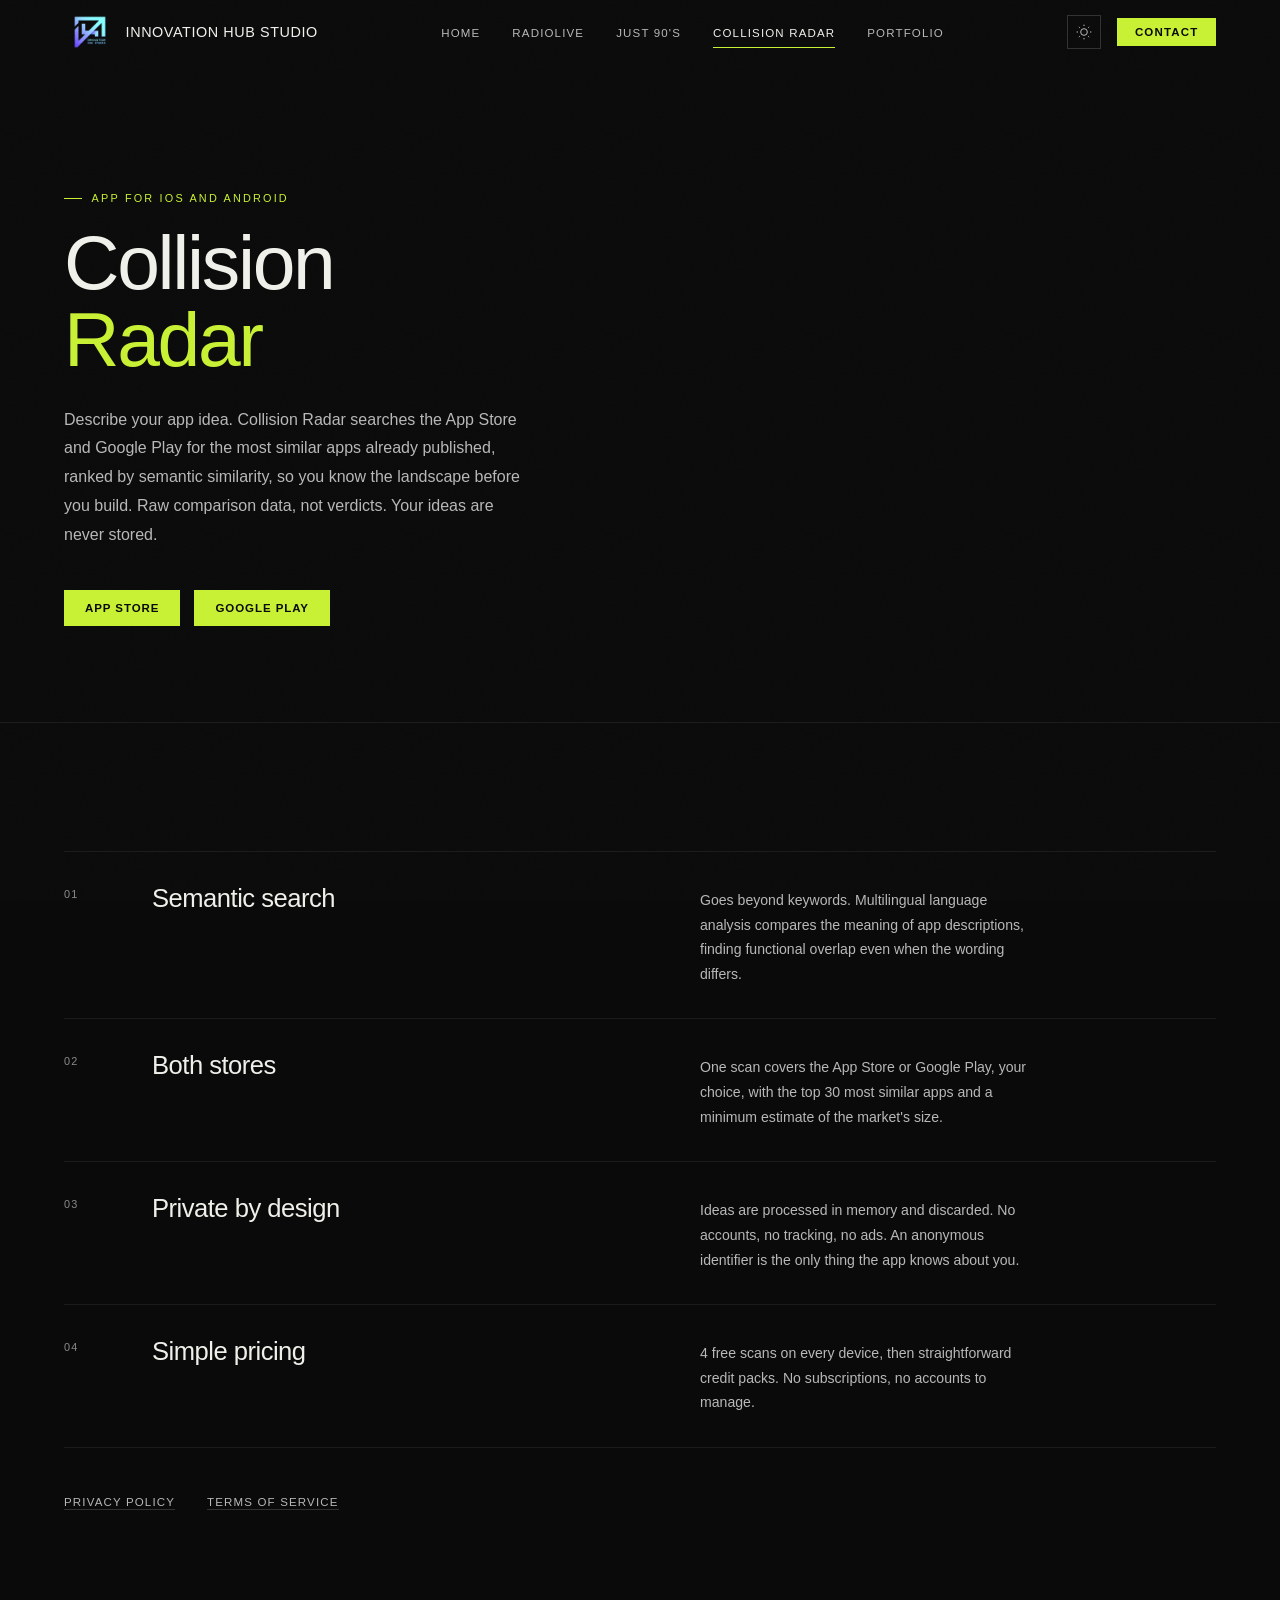
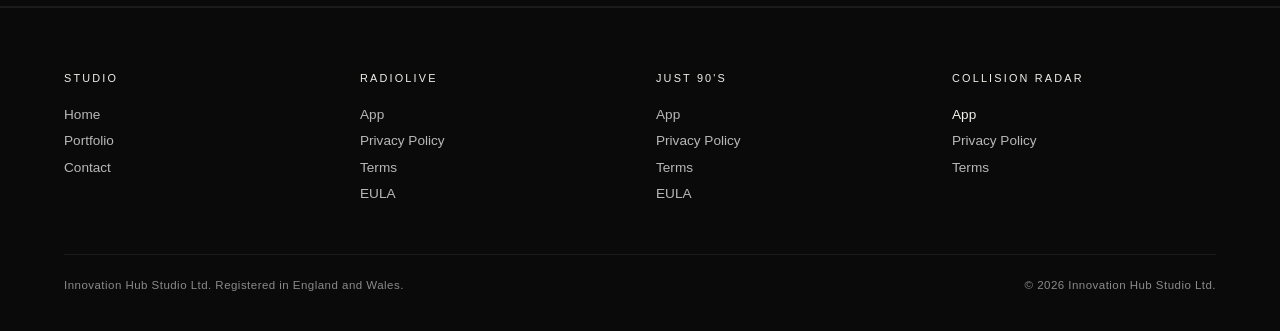
<file: collision-radar.html>
<!DOCTYPE html>
<html lang="en" data-theme="dark">
<head>
<meta charset="UTF-8">
<meta name="viewport" content="width=device-width, initial-scale=1.0">
<meta http-equiv="Content-Security-Policy" content="default-src 'self'; script-src 'self'; style-src 'self' 'unsafe-inline'; img-src 'self' data: https://upload.wikimedia.org; connect-src 'self' https://formspree.io; form-action 'self' https://formspree.io; base-uri 'self'; object-src 'none'">
<meta name="referrer" content="strict-origin-when-cross-origin">
<title>Collision Radar | Check app store competition before you build</title>
<meta name="description" content="Collision Radar searches the App Store and Google Play for apps similar to your idea, so you know the landscape before you build.">
<link rel="canonical" href="https://innovationhubstudio.co.uk/collision-radar.html">
<meta property="og:type" content="website">
<meta property="og:site_name" content="Innovation Hub Studio">
<meta property="og:title" content="Collision Radar | Check app store competition before you build">
<meta property="og:description" content="Collision Radar searches the App Store and Google Play for apps similar to your idea, so you know the landscape before you build.">
<meta property="og:url" content="https://innovationhubstudio.co.uk/collision-radar.html">
<meta property="og:image" content="https://innovationhubstudio.co.uk/images/logo3.png">
<meta name="twitter:card" content="summary_large_image">
<meta name="theme-color" content="#0a0a0a">
<link rel="icon" type="image/png" href="images/logo3transparent.png">
<link rel="apple-touch-icon" href="images/logo3transparent.png">
<link rel="stylesheet" href="assets/site.css">
<link rel="stylesheet" href="assets/product.css">
<script src="assets/site.js"></script>
</head>
<body>

<a class="skip-link" href="#main">Skip to content</a>

<nav class="site-nav" id="nav" aria-label="Main">
  <div class="nav-inner">
    <a href="index.html" class="nav-logo"><img src="images/logo3transparent.png" alt="" width="52" height="52"><span>Innovation Hub Studio</span></a>
    <ul class="nav-links">
      <li><a href="index.html">Home</a></li>
      <li><a href="radio-app.html">RadioLive</a></li>
      <li><a href="just90s.html">Just 90's</a></li>
      <li><a href="collision-radar.html" aria-current="page">Collision Radar</a></li>
      <li><a href="portfolio.html">Portfolio</a></li>
    </ul>
    <div class="nav-right">
      <button class="theme-toggle" id="themeBtn" type="button" aria-label="Switch colour theme"><svg class="icon-sun" viewBox="0 0 24 24" aria-hidden="true"><circle cx="12" cy="12" r="5"/><line x1="12" y1="1" x2="12" y2="3"/><line x1="12" y1="21" x2="12" y2="23"/><line x1="4.22" y1="4.22" x2="5.64" y2="5.64"/><line x1="18.36" y1="18.36" x2="19.78" y2="19.78"/><line x1="1" y1="12" x2="3" y2="12"/><line x1="21" y1="12" x2="23" y2="12"/><line x1="4.22" y1="19.78" x2="5.64" y2="18.36"/><line x1="18.36" y1="5.64" x2="19.78" y2="4.22"/></svg><svg class="icon-moon" viewBox="0 0 24 24" aria-hidden="true"><path d="M21 12.79A9 9 0 1 1 11.21 3 7 7 0 0 0 21 12.79z"/></svg></button>
      <a href="index.html#contact" class="nav-cta">Contact</a>
      <button class="mob-btn" id="mobBtn" type="button" aria-label="Menu" aria-expanded="false" aria-controls="navMobile"><span></span><span></span><span></span></button>
    </div>
  </div>
</nav>

<div class="nav-mobile" id="navMobile" hidden>
  <a href="index.html">Home</a>
  <a href="radio-app.html">RadioLive</a>
  <a href="just90s.html">Just 90's</a>
  <a href="collision-radar.html" aria-current="page">Collision Radar</a>
  <a href="portfolio.html">Portfolio</a>
  <a href="index.html#contact" class="m-cta">Contact</a>
</div>

<main id="main">

<section class="section">
  <div class="container hero-inner">
    <p class="app-label">App for iOS and Android</p>
    <h1>Collision<br><span class="hl">Radar</span></h1>
    <p class="lead">
      Describe your app idea. Collision Radar searches the App Store and
      Google Play for the most similar apps already published, ranked by
      semantic similarity, so you know the landscape before you build.
      Raw comparison data, not verdicts. Your ideas are never stored.
    </p>
    <div class="app-badges">
      <a class="store-badge" href="https://apps.apple.com/us/app/collision-radar/id6790017069" rel="noopener"><img src="https://upload.wikimedia.org/wikipedia/commons/3/3c/Download_on_the_App_Store_Badge.svg" alt="Download on the App Store" height="40"></a>
          <a class="store-badge" href="https://play.google.com/store/apps/details?id=com.innovationhubstudio.collisionradar" rel="noopener"><img src="https://upload.wikimedia.org/wikipedia/commons/7/78/Google_Play_Store_badge_EN.svg" alt="Get it on Google Play" height="40"></a>
    </div>
  </div>
</section>

<section class="section">
  <div class="container">
    <ul class="feature-list">
      <li class="feature-item">
        <span class="f-num">01</span>
        <span class="f-name">Semantic search</span>
        <span class="f-desc">Goes beyond keywords. Multilingual language analysis compares the meaning of app descriptions, finding functional overlap even when the wording differs.</span>
      </li>
      <li class="feature-item">
        <span class="f-num">02</span>
        <span class="f-name">Both stores</span>
        <span class="f-desc">One scan covers the App Store or Google Play, your choice, with the top 30 most similar apps and a minimum estimate of the market's size.</span>
      </li>
      <li class="feature-item">
        <span class="f-num">03</span>
        <span class="f-name">Private by design</span>
        <span class="f-desc">Ideas are processed in memory and discarded. No accounts, no tracking, no ads. An anonymous identifier is the only thing the app knows about you.</span>
      </li>
      <li class="feature-item">
        <span class="f-num">04</span>
        <span class="f-name">Simple pricing</span>
        <span class="f-desc">4 free scans on every device, then straightforward credit packs. No subscriptions, no accounts to manage.</span>
      </li>
    </ul>
    <p class="legal-links product-legal"><a href="collision-radar-privacy.html">Privacy Policy</a> <a href="collision-radar-terms.html">Terms of Service</a></p>
  </div>
</section>

</main>

<footer class="site-footer">
  <nav class="footer-cols" aria-label="Footer">
    <div class="footer-col">
      <h2>Studio</h2>
      <ul>
        <li><a href="index.html">Home</a></li>
        <li><a href="portfolio.html">Portfolio</a></li>
        <li><a href="index.html#contact">Contact</a></li>
      </ul>
    </div>
    <div class="footer-col">
      <h2>RadioLive</h2>
      <ul>
        <li><a href="radio-app.html">App</a></li>
        <li><a href="privacy.html">Privacy Policy</a></li>
        <li><a href="terms.html">Terms</a></li>
        <li><a href="eula.html">EULA</a></li>
      </ul>
    </div>
    <div class="footer-col">
      <h2>Just 90's</h2>
      <ul>
        <li><a href="just90s.html">App</a></li>
        <li><a href="just90s-privacy.html">Privacy Policy</a></li>
        <li><a href="just90s-terms.html">Terms</a></li>
        <li><a href="just90s-eula.html">EULA</a></li>
      </ul>
    </div>
    <div class="footer-col">
      <h2>Collision Radar</h2>
      <ul>
        <li><a href="collision-radar.html" aria-current="page">App</a></li>
        <li><a href="collision-radar-privacy.html">Privacy Policy</a></li>
        <li><a href="collision-radar-terms.html">Terms</a></li>
      </ul>
    </div>
  </nav>
  <div class="footer-base">
    <span>Innovation Hub Studio Ltd. Registered in England and Wales.</span>
    <span>&copy; 2026 Innovation Hub Studio Ltd.</span>
  </div>
</footer>

</body>
</html>
</file>
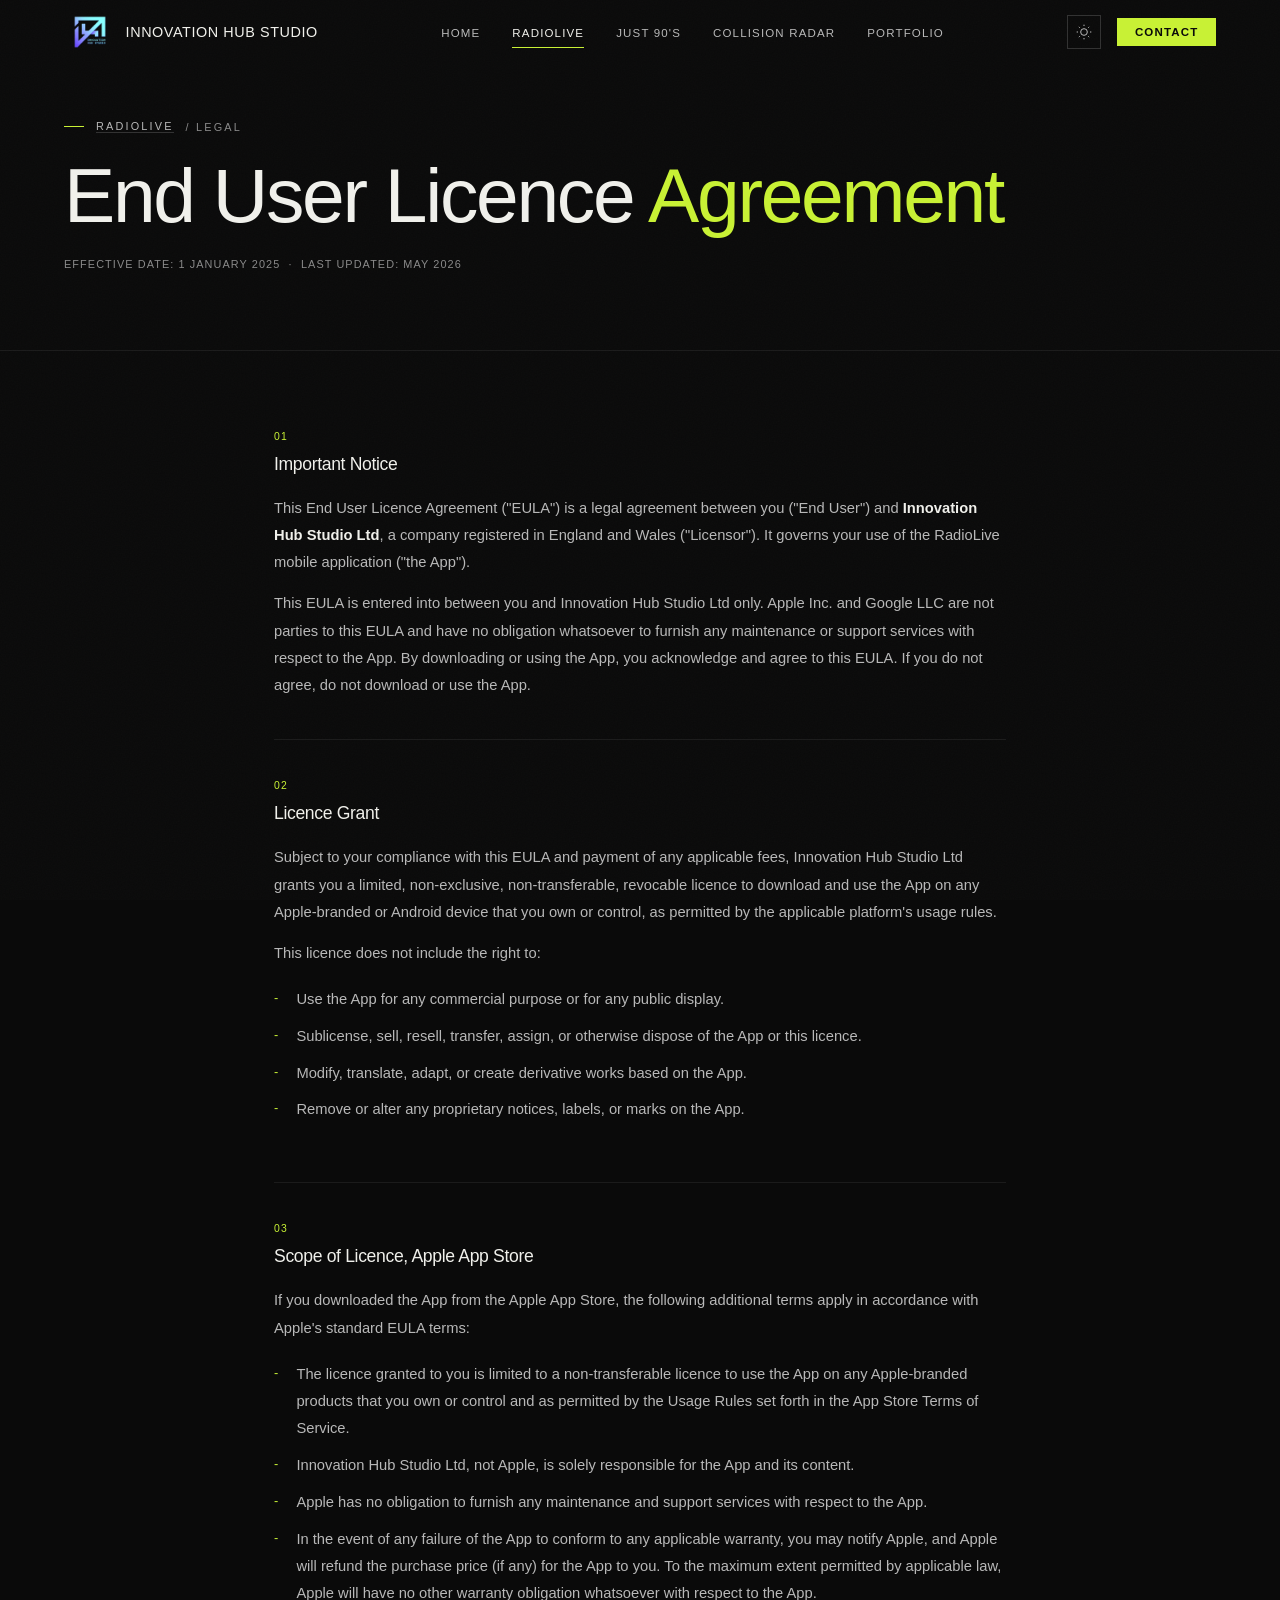
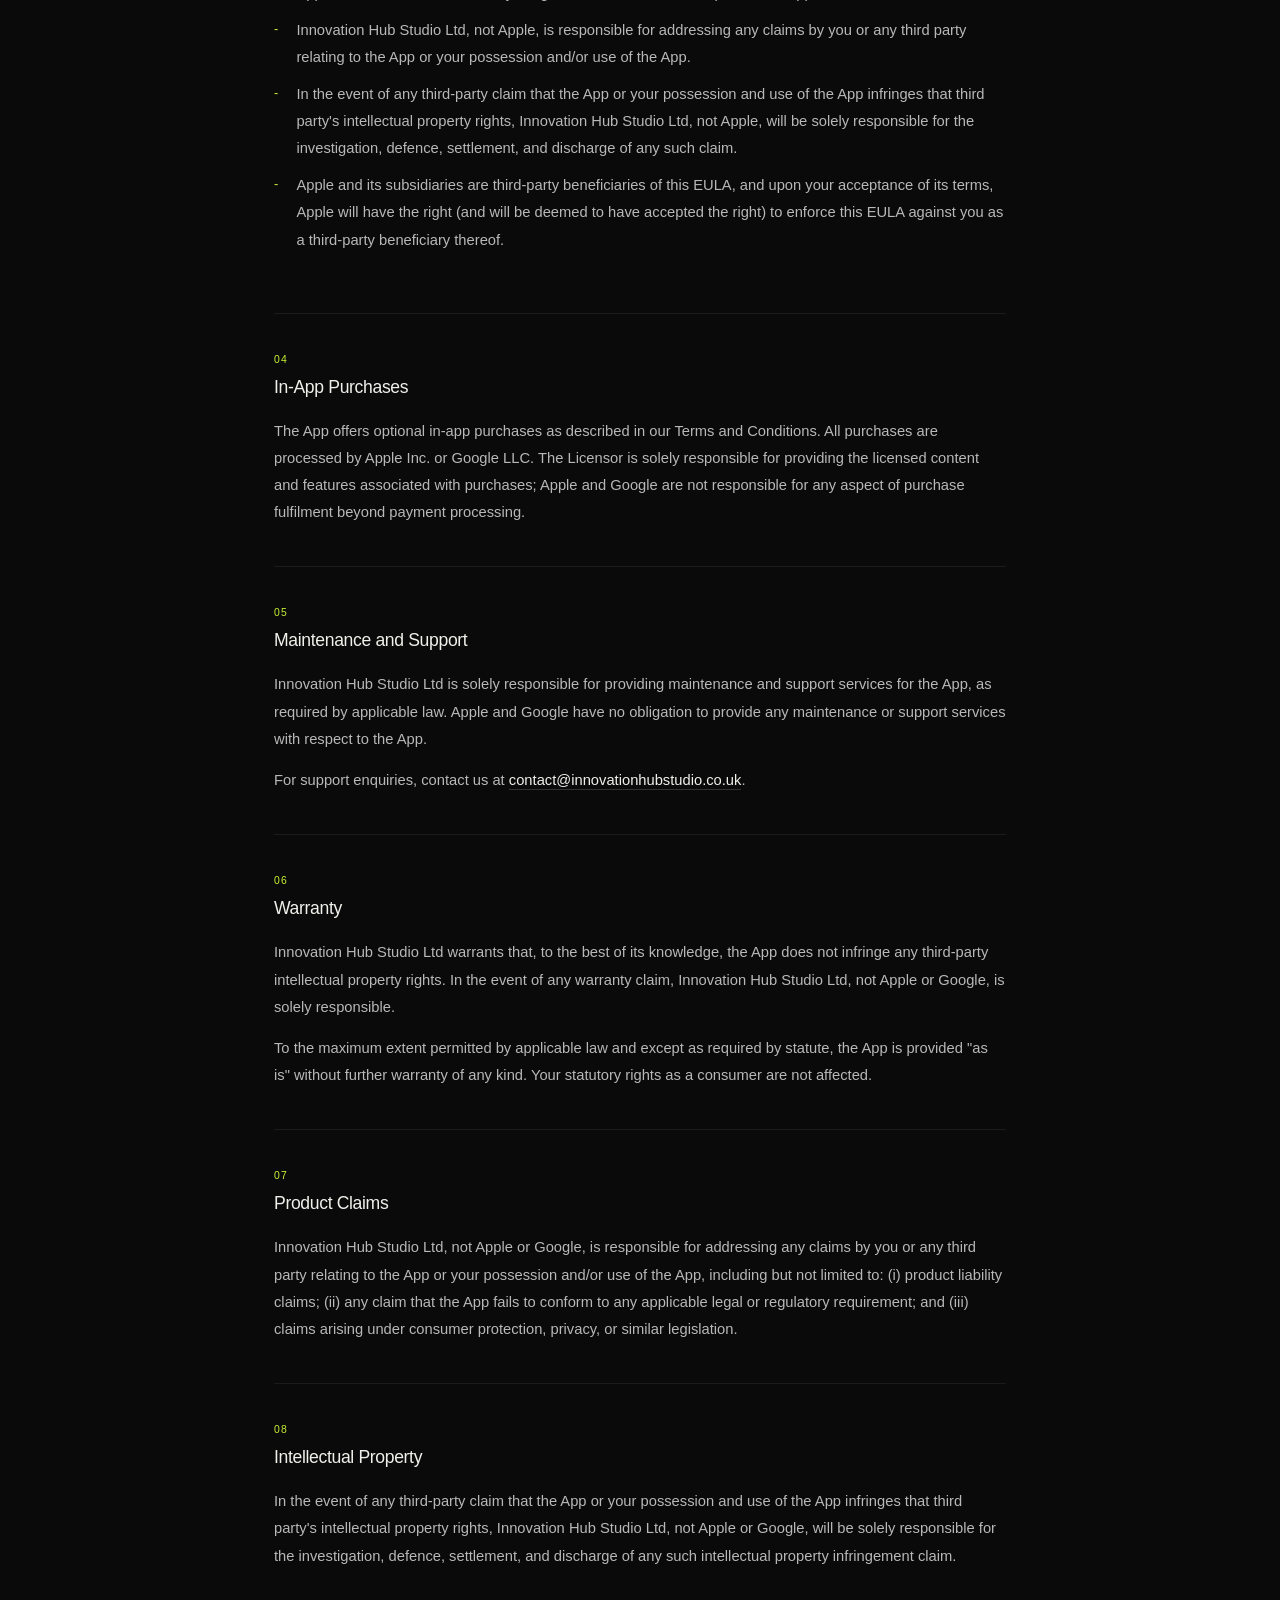
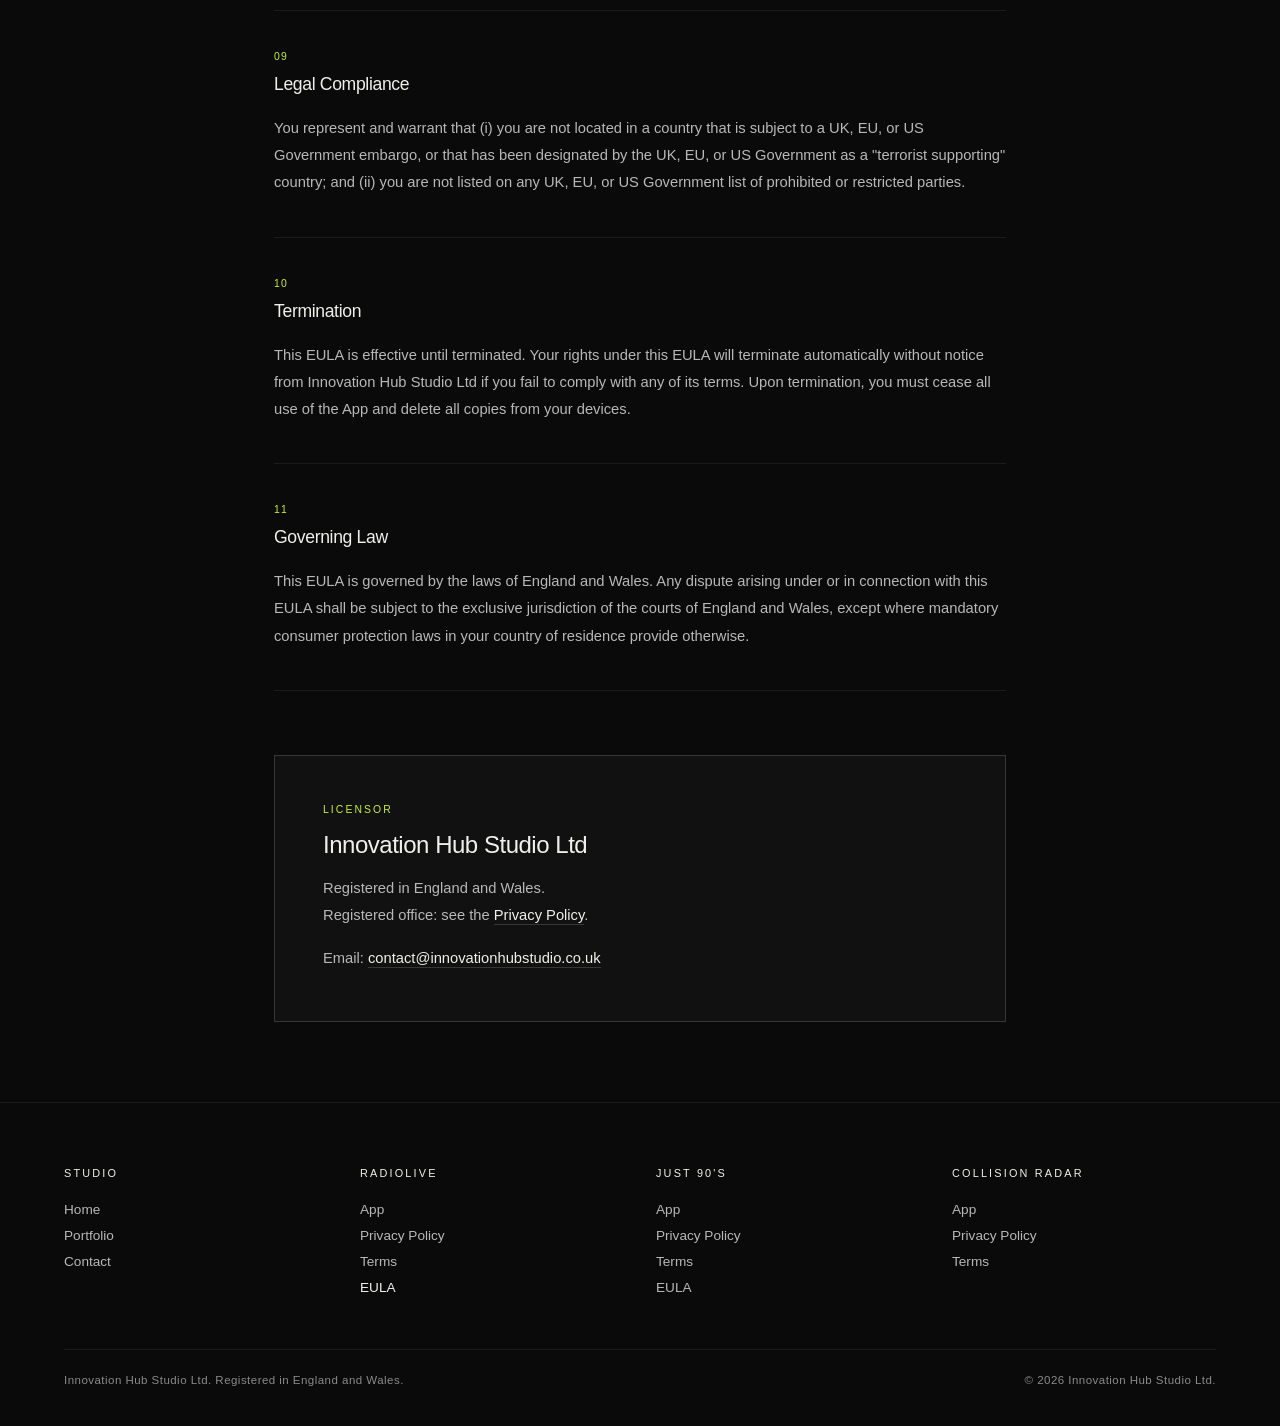
<file: eula.html>
<!DOCTYPE html>
<html lang="en" data-theme="dark">
<head>
<meta charset="UTF-8">
<meta name="viewport" content="width=device-width, initial-scale=1.0">
<meta http-equiv="Content-Security-Policy" content="default-src 'self'; script-src 'self'; style-src 'self' 'unsafe-inline'; img-src 'self' data: https://upload.wikimedia.org; connect-src 'self' https://formspree.io; form-action 'self' https://formspree.io; base-uri 'self'; object-src 'none'">
<meta name="referrer" content="strict-origin-when-cross-origin">
<title>RadioLive End User Licence Agreement | Innovation Hub Studio</title>
<meta name="description" content="End User Licence Agreement for the RadioLive app by Innovation Hub Studio Ltd.">
<link rel="canonical" href="https://innovationhubstudio.co.uk/eula.html">
<meta property="og:type" content="website">
<meta property="og:site_name" content="Innovation Hub Studio">
<meta property="og:title" content="RadioLive End User Licence Agreement | Innovation Hub Studio">
<meta property="og:description" content="End User Licence Agreement for the RadioLive app by Innovation Hub Studio Ltd.">
<meta property="og:url" content="https://innovationhubstudio.co.uk/eula.html">
<meta property="og:image" content="https://innovationhubstudio.co.uk/images/logo3.png">
<meta name="twitter:card" content="summary_large_image">
<meta name="theme-color" content="#0a0a0a">
<link rel="icon" type="image/png" href="images/logo3transparent.png">
<link rel="apple-touch-icon" href="images/logo3transparent.png">
<link rel="stylesheet" href="assets/site.css">
<link rel="stylesheet" href="assets/legal.css">
<script src="assets/site.js"></script>
</head>
<body>

<a class="skip-link" href="#main">Skip to content</a>

<nav class="site-nav" id="nav" aria-label="Main">
  <div class="nav-inner">
    <a href="index.html" class="nav-logo"><img src="images/logo3transparent.png" alt="" width="52" height="52"><span>Innovation Hub Studio</span></a>
    <ul class="nav-links">
      <li><a href="index.html">Home</a></li>
      <li><a href="radio-app.html" class="active">RadioLive</a></li>
      <li><a href="just90s.html">Just 90's</a></li>
      <li><a href="collision-radar.html">Collision Radar</a></li>
      <li><a href="portfolio.html">Portfolio</a></li>
    </ul>
    <div class="nav-right">
      <button class="theme-toggle" id="themeBtn" type="button" aria-label="Switch colour theme"><svg class="icon-sun" viewBox="0 0 24 24" aria-hidden="true"><circle cx="12" cy="12" r="5"/><line x1="12" y1="1" x2="12" y2="3"/><line x1="12" y1="21" x2="12" y2="23"/><line x1="4.22" y1="4.22" x2="5.64" y2="5.64"/><line x1="18.36" y1="18.36" x2="19.78" y2="19.78"/><line x1="1" y1="12" x2="3" y2="12"/><line x1="21" y1="12" x2="23" y2="12"/><line x1="4.22" y1="19.78" x2="5.64" y2="18.36"/><line x1="18.36" y1="5.64" x2="19.78" y2="4.22"/></svg><svg class="icon-moon" viewBox="0 0 24 24" aria-hidden="true"><path d="M21 12.79A9 9 0 1 1 11.21 3 7 7 0 0 0 21 12.79z"/></svg></button>
      <a href="index.html#contact" class="nav-cta">Contact</a>
      <button class="mob-btn" id="mobBtn" type="button" aria-label="Menu" aria-expanded="false" aria-controls="navMobile"><span></span><span></span><span></span></button>
    </div>
  </div>
</nav>

<div class="nav-mobile" id="navMobile" hidden>
  <a href="index.html">Home</a>
  <a href="radio-app.html" class="active">RadioLive</a>
  <a href="just90s.html">Just 90's</a>
  <a href="collision-radar.html">Collision Radar</a>
  <a href="portfolio.html">Portfolio</a>
  <a href="index.html#contact" class="m-cta">Contact</a>
</div>

<main id="main">

<header class="page-header" aria-label="End User Licence Agreement">
  <div class="page-header-inner">
    <div class="page-kicker"><a href="radio-app.html">RadioLive</a> / Legal</div>
    <h1 class="page-title">End User Licence <span class="hl">Agreement</span></h1>
    <p class="page-meta">Effective date: 1 January 2025 &nbsp;·&nbsp; Last updated: May 2026</p>
  </div>
</header>

<div class="content">

  <div class="policy-block r">
    <div class="policy-num">01</div>
    <h2>Important Notice</h2>
    <p>This End User Licence Agreement ("EULA") is a legal agreement between you ("End User") and <strong>Innovation Hub Studio Ltd</strong>, a company registered in England and Wales ("Licensor"). It governs your use of the RadioLive mobile application ("the App").</p>
    <p>This EULA is entered into between you and Innovation Hub Studio Ltd only. Apple Inc. and Google LLC are not parties to this EULA and have no obligation whatsoever to furnish any maintenance or support services with respect to the App. By downloading or using the App, you acknowledge and agree to this EULA. If you do not agree, do not download or use the App.</p>
  </div>

  <div class="policy-block r r-d1">
    <div class="policy-num">02</div>
    <h2>Licence Grant</h2>
    <p>Subject to your compliance with this EULA and payment of any applicable fees, Innovation Hub Studio Ltd grants you a limited, non-exclusive, non-transferable, revocable licence to download and use the App on any Apple-branded or Android device that you own or control, as permitted by the applicable platform's usage rules.</p>
    <p>This licence does not include the right to:</p>
    <ul>
      <li>Use the App for any commercial purpose or for any public display.</li>
      <li>Sublicense, sell, resell, transfer, assign, or otherwise dispose of the App or this licence.</li>
      <li>Modify, translate, adapt, or create derivative works based on the App.</li>
      <li>Remove or alter any proprietary notices, labels, or marks on the App.</li>
    </ul>
  </div>

  <div class="policy-block r">
    <div class="policy-num">03</div>
    <h2>Scope of Licence, Apple App Store</h2>
    <p>If you downloaded the App from the Apple App Store, the following additional terms apply in accordance with Apple's standard EULA terms:</p>
    <ul>
      <li>The licence granted to you is limited to a non-transferable licence to use the App on any Apple-branded products that you own or control and as permitted by the Usage Rules set forth in the App Store Terms of Service.</li>
      <li>Innovation Hub Studio Ltd, not Apple, is solely responsible for the App and its content.</li>
      <li>Apple has no obligation to furnish any maintenance and support services with respect to the App.</li>
      <li>In the event of any failure of the App to conform to any applicable warranty, you may notify Apple, and Apple will refund the purchase price (if any) for the App to you. To the maximum extent permitted by applicable law, Apple will have no other warranty obligation whatsoever with respect to the App.</li>
      <li>Innovation Hub Studio Ltd, not Apple, is responsible for addressing any claims by you or any third party relating to the App or your possession and/or use of the App.</li>
      <li>In the event of any third-party claim that the App or your possession and use of the App infringes that third party's intellectual property rights, Innovation Hub Studio Ltd, not Apple, will be solely responsible for the investigation, defence, settlement, and discharge of any such claim.</li>
      <li>Apple and its subsidiaries are third-party beneficiaries of this EULA, and upon your acceptance of its terms, Apple will have the right (and will be deemed to have accepted the right) to enforce this EULA against you as a third-party beneficiary thereof.</li>
    </ul>
  </div>

  <div class="policy-block r r-d1">
    <div class="policy-num">04</div>
    <h2>In-App Purchases</h2>
    <p>The App offers optional in-app purchases as described in our Terms and Conditions. All purchases are processed by Apple Inc. or Google LLC. The Licensor is solely responsible for providing the licensed content and features associated with purchases; Apple and Google are not responsible for any aspect of purchase fulfilment beyond payment processing.</p>
  </div>

  <div class="policy-block r">
    <div class="policy-num">05</div>
    <h2>Maintenance and Support</h2>
    <p>Innovation Hub Studio Ltd is solely responsible for providing maintenance and support services for the App, as required by applicable law. Apple and Google have no obligation to provide any maintenance or support services with respect to the App.</p>
    <p>For support enquiries, contact us at <a href="mailto:contact@innovationhubstudio.co.uk" class="tl">contact@innovationhubstudio.co.uk</a>.</p>
  </div>

  <div class="policy-block r r-d1">
    <div class="policy-num">06</div>
    <h2>Warranty</h2>
    <p>Innovation Hub Studio Ltd warrants that, to the best of its knowledge, the App does not infringe any third-party intellectual property rights. In the event of any warranty claim, Innovation Hub Studio Ltd, not Apple or Google, is solely responsible.</p>
    <p>To the maximum extent permitted by applicable law and except as required by statute, the App is provided "as is" without further warranty of any kind. Your statutory rights as a consumer are not affected.</p>
  </div>

  <div class="policy-block r">
    <div class="policy-num">07</div>
    <h2>Product Claims</h2>
    <p>Innovation Hub Studio Ltd, not Apple or Google, is responsible for addressing any claims by you or any third party relating to the App or your possession and/or use of the App, including but not limited to: (i) product liability claims; (ii) any claim that the App fails to conform to any applicable legal or regulatory requirement; and (iii) claims arising under consumer protection, privacy, or similar legislation.</p>
  </div>

  <div class="policy-block r r-d1">
    <div class="policy-num">08</div>
    <h2>Intellectual Property</h2>
    <p>In the event of any third-party claim that the App or your possession and use of the App infringes that third party's intellectual property rights, Innovation Hub Studio Ltd, not Apple or Google, will be solely responsible for the investigation, defence, settlement, and discharge of any such intellectual property infringement claim.</p>
  </div>

  <div class="policy-block r">
    <div class="policy-num">09</div>
    <h2>Legal Compliance</h2>
    <p>You represent and warrant that (i) you are not located in a country that is subject to a UK, EU, or US Government embargo, or that has been designated by the UK, EU, or US Government as a "terrorist supporting" country; and (ii) you are not listed on any UK, EU, or US Government list of prohibited or restricted parties.</p>
  </div>

  <div class="policy-block r r-d1">
    <div class="policy-num">10</div>
    <h2>Termination</h2>
    <p>This EULA is effective until terminated. Your rights under this EULA will terminate automatically without notice from Innovation Hub Studio Ltd if you fail to comply with any of its terms. Upon termination, you must cease all use of the App and delete all copies from your devices.</p>
  </div>

  <div class="policy-block r">
    <div class="policy-num">11</div>
    <h2>Governing Law</h2>
    <p>This EULA is governed by the laws of England and Wales. Any dispute arising under or in connection with this EULA shall be subject to the exclusive jurisdiction of the courts of England and Wales, except where mandatory consumer protection laws in your country of residence provide otherwise.</p>
  </div>

  <div class="contact-box r">
    <div class="contact-box-label">Licensor</div>
    <h2>Innovation Hub Studio Ltd</h2>
    <p>Registered in England and Wales.<br>Registered office: see the <a href="privacy.html">Privacy Policy</a>.</p>
    <p style="margin-top:1rem;">Email: <a href="mailto:contact@innovationhubstudio.co.uk">contact@innovationhubstudio.co.uk</a></p>
  </div>

</div>

</main>

<footer class="site-footer">
  <nav class="footer-cols" aria-label="Footer">
    <div class="footer-col">
      <h2>Studio</h2>
      <ul>
        <li><a href="index.html">Home</a></li>
        <li><a href="portfolio.html">Portfolio</a></li>
        <li><a href="index.html#contact">Contact</a></li>
      </ul>
    </div>
    <div class="footer-col">
      <h2>RadioLive</h2>
      <ul>
        <li><a href="radio-app.html">App</a></li>
        <li><a href="privacy.html">Privacy Policy</a></li>
        <li><a href="terms.html">Terms</a></li>
        <li><a href="eula.html" aria-current="page">EULA</a></li>
      </ul>
    </div>
    <div class="footer-col">
      <h2>Just 90's</h2>
      <ul>
        <li><a href="just90s.html">App</a></li>
        <li><a href="just90s-privacy.html">Privacy Policy</a></li>
        <li><a href="just90s-terms.html">Terms</a></li>
        <li><a href="just90s-eula.html">EULA</a></li>
      </ul>
    </div>
    <div class="footer-col">
      <h2>Collision Radar</h2>
      <ul>
        <li><a href="collision-radar.html">App</a></li>
        <li><a href="collision-radar-privacy.html">Privacy Policy</a></li>
        <li><a href="collision-radar-terms.html">Terms</a></li>
      </ul>
    </div>
  </nav>
  <div class="footer-base">
    <span>Innovation Hub Studio Ltd. Registered in England and Wales.</span>
    <span>&copy; 2026 Innovation Hub Studio Ltd.</span>
  </div>
</footer>

</body>
</html>
</file>
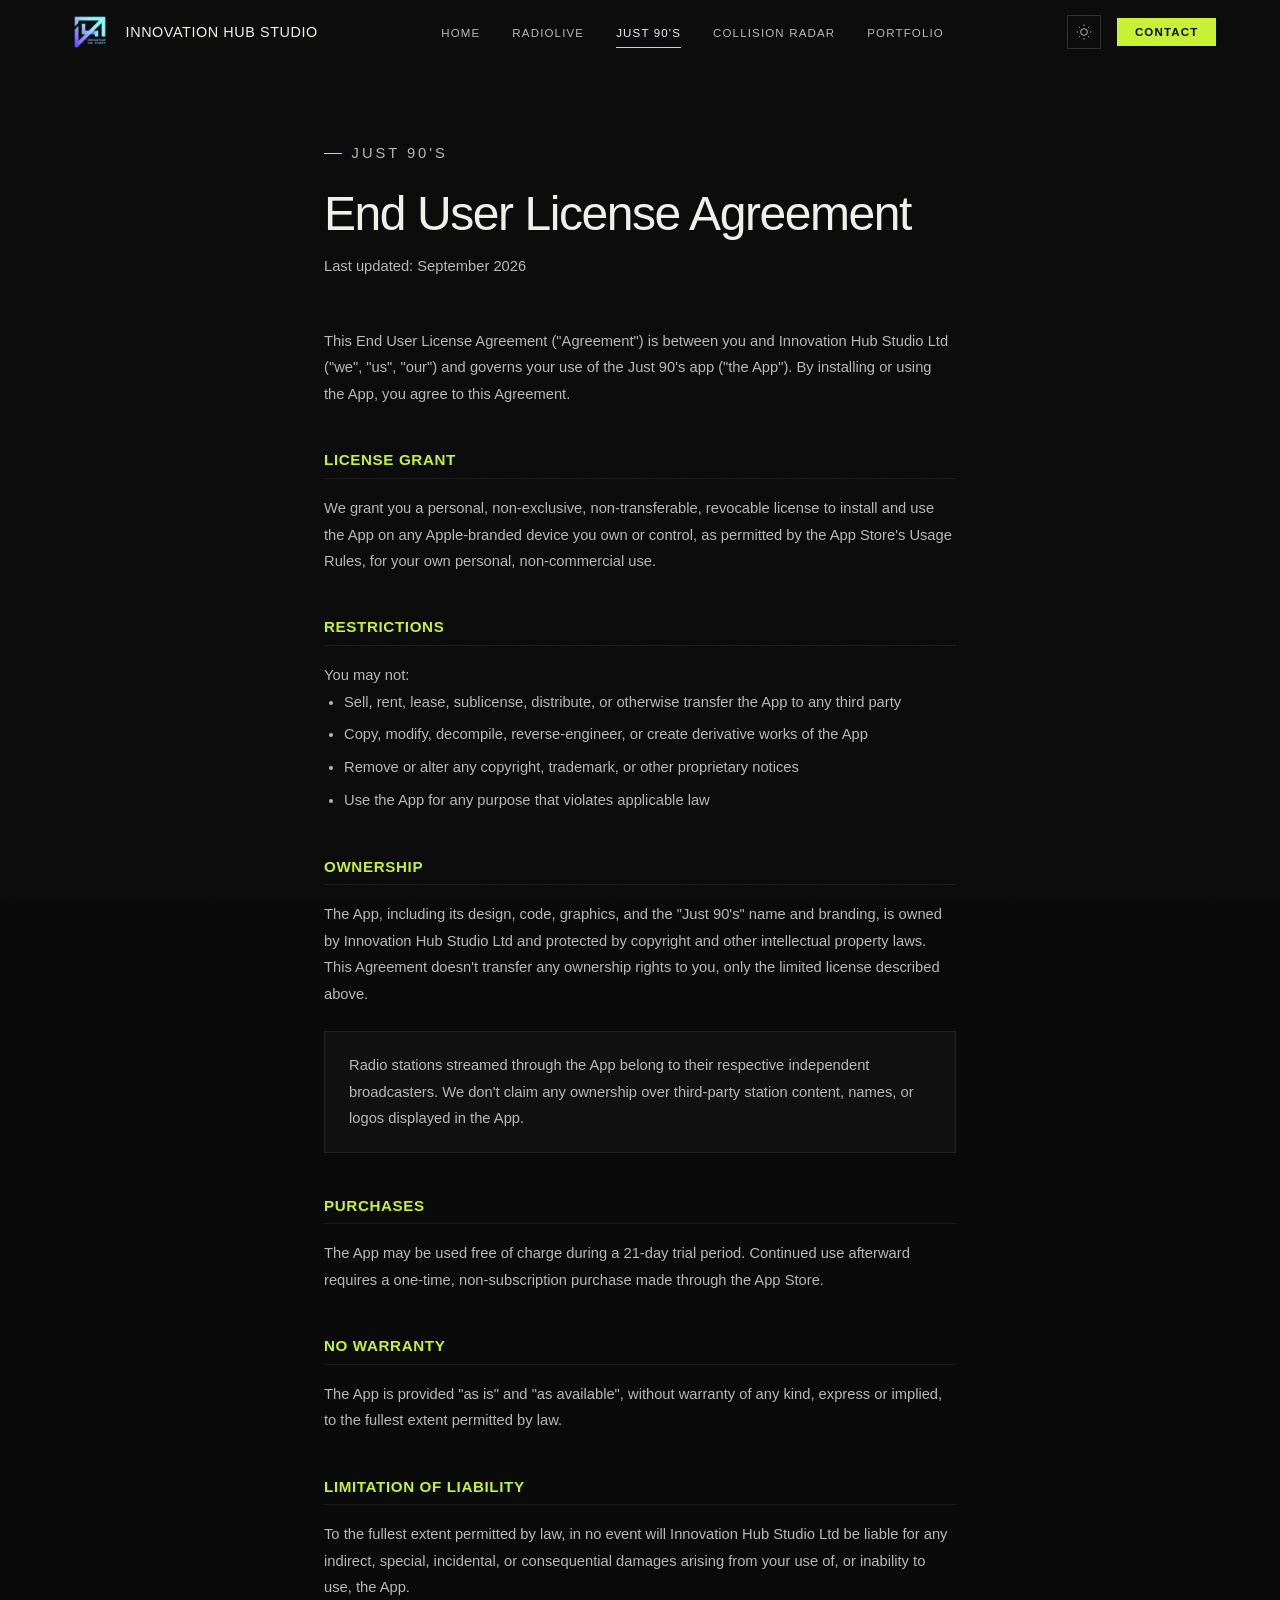
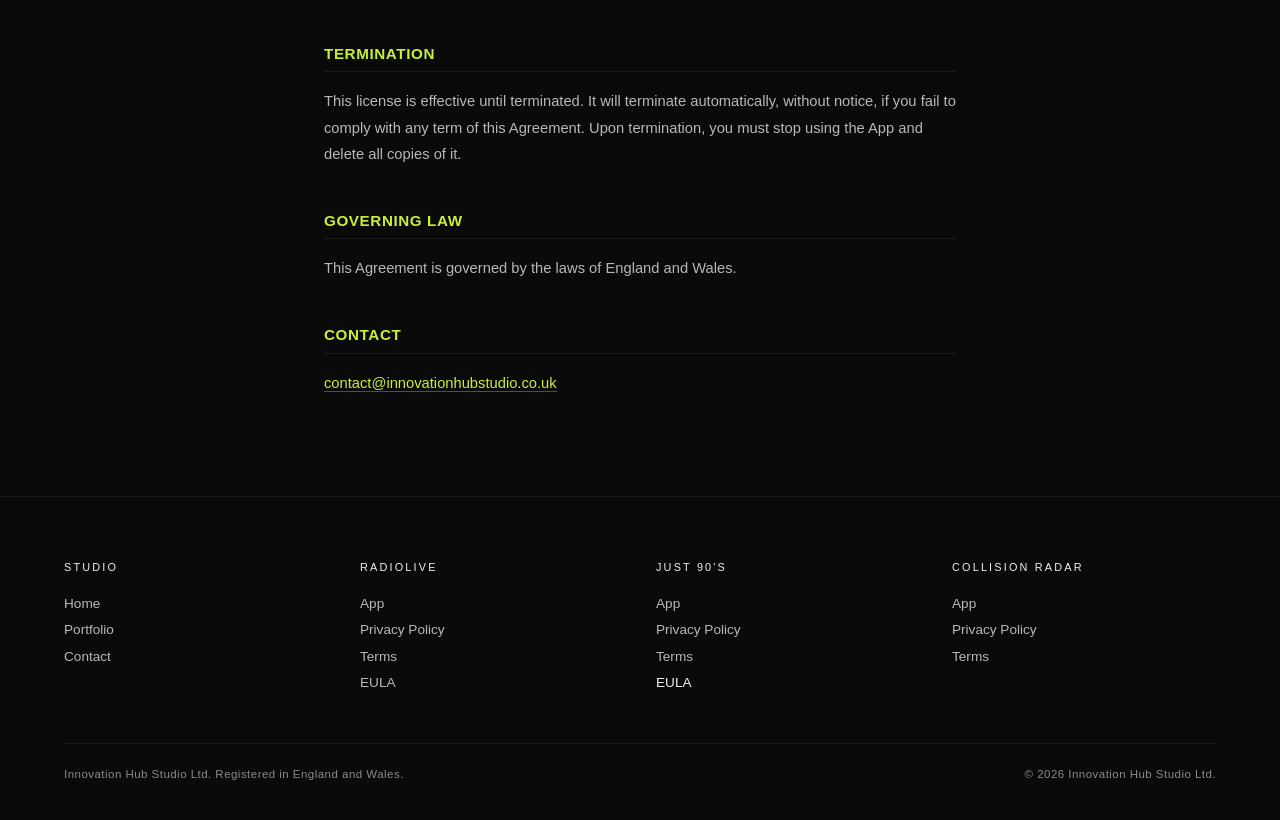
<file: just90s-eula.html>
<!DOCTYPE html>
<html lang="en" data-theme="dark">
<head>
<meta charset="UTF-8">
<meta name="viewport" content="width=device-width, initial-scale=1.0">
<meta http-equiv="Content-Security-Policy" content="default-src 'self'; script-src 'self'; style-src 'self' 'unsafe-inline'; img-src 'self' data: https://upload.wikimedia.org; connect-src 'self' https://formspree.io; form-action 'self' https://formspree.io; base-uri 'self'; object-src 'none'">
<meta name="referrer" content="strict-origin-when-cross-origin">
<title>Just 90's End User License Agreement | Innovation Hub Studio</title>
<meta name="description" content="End User License Agreement for the Just 90's app by Innovation Hub Studio Ltd.">
<link rel="canonical" href="https://innovationhubstudio.co.uk/just90s-eula.html">
<meta property="og:type" content="website">
<meta property="og:site_name" content="Innovation Hub Studio">
<meta property="og:title" content="Just 90's End User License Agreement | Innovation Hub Studio">
<meta property="og:description" content="End User License Agreement for the Just 90's app by Innovation Hub Studio Ltd.">
<meta property="og:url" content="https://innovationhubstudio.co.uk/just90s-eula.html">
<meta property="og:image" content="https://innovationhubstudio.co.uk/images/logo3.png">
<meta name="twitter:card" content="summary_large_image">
<meta name="theme-color" content="#0a0a0a">
<link rel="icon" type="image/png" href="images/logo3transparent.png">
<link rel="apple-touch-icon" href="images/logo3transparent.png">
<link rel="stylesheet" href="assets/site.css">
<link rel="stylesheet" href="assets/just90s.css">
<script src="assets/site.js"></script>
</head>
<body>

<a class="skip-link" href="#main">Skip to content</a>

<nav class="site-nav" id="nav" aria-label="Main">
  <div class="nav-inner">
    <a href="index.html" class="nav-logo"><img src="images/logo3transparent.png" alt="" width="52" height="52"><span>Innovation Hub Studio</span></a>
    <ul class="nav-links">
      <li><a href="index.html">Home</a></li>
      <li><a href="radio-app.html">RadioLive</a></li>
      <li><a href="just90s.html" class="active">Just 90's</a></li>
      <li><a href="collision-radar.html">Collision Radar</a></li>
      <li><a href="portfolio.html">Portfolio</a></li>
    </ul>
    <div class="nav-right">
      <button class="theme-toggle" id="themeBtn" type="button" aria-label="Switch colour theme"><svg class="icon-sun" viewBox="0 0 24 24" aria-hidden="true"><circle cx="12" cy="12" r="5"/><line x1="12" y1="1" x2="12" y2="3"/><line x1="12" y1="21" x2="12" y2="23"/><line x1="4.22" y1="4.22" x2="5.64" y2="5.64"/><line x1="18.36" y1="18.36" x2="19.78" y2="19.78"/><line x1="1" y1="12" x2="3" y2="12"/><line x1="21" y1="12" x2="23" y2="12"/><line x1="4.22" y1="19.78" x2="5.64" y2="18.36"/><line x1="18.36" y1="5.64" x2="19.78" y2="4.22"/></svg><svg class="icon-moon" viewBox="0 0 24 24" aria-hidden="true"><path d="M21 12.79A9 9 0 1 1 11.21 3 7 7 0 0 0 21 12.79z"/></svg></button>
      <a href="index.html#contact" class="nav-cta">Contact</a>
      <button class="mob-btn" id="mobBtn" type="button" aria-label="Menu" aria-expanded="false" aria-controls="navMobile"><span></span><span></span><span></span></button>
    </div>
  </div>
</nav>

<div class="nav-mobile" id="navMobile" hidden>
  <a href="index.html">Home</a>
  <a href="radio-app.html">RadioLive</a>
  <a href="just90s.html" class="active">Just 90's</a>
  <a href="collision-radar.html">Collision Radar</a>
  <a href="portfolio.html">Portfolio</a>
  <a href="index.html#contact" class="m-cta">Contact</a>
</div>

<main id="main" class="page">

  <p class="page-kicker">Just 90's</p>
  <h1>End User License Agreement</h1>
  <p class="updated">Last updated: September 2026</p>

  <p>This End User License Agreement ("Agreement") is between you and Innovation Hub Studio Ltd ("we", "us", "our") and governs your use of the Just 90's app ("the App"). By installing or using the App, you agree to this Agreement.</p>

  <h2>License grant</h2>
  <p>We grant you a personal, non-exclusive, non-transferable, revocable license to install and use the App on any Apple-branded device you own or control, as permitted by the App Store's Usage Rules, for your own personal, non-commercial use.</p>

  <h2>Restrictions</h2>
  <p>You may not:</p>
  <ul>
    <li>Sell, rent, lease, sublicense, distribute, or otherwise transfer the App to any third party</li>
    <li>Copy, modify, decompile, reverse-engineer, or create derivative works of the App</li>
    <li>Remove or alter any copyright, trademark, or other proprietary notices</li>
    <li>Use the App for any purpose that violates applicable law</li>
  </ul>

  <h2>Ownership</h2>
  <p>The App, including its design, code, graphics, and the "Just 90's" name and branding, is owned by Innovation Hub Studio Ltd and protected by copyright and other intellectual property laws. This Agreement doesn't transfer any ownership rights to you, only the limited license described above.</p>

  <div class="callout">
    <p>Radio stations streamed through the App belong to their respective independent broadcasters. We don't claim any ownership over third-party station content, names, or logos displayed in the App.</p>
  </div>

  <h2>Purchases</h2>
  <p>The App may be used free of charge during a 21-day trial period. Continued use afterward requires a one-time, non-subscription purchase made through the App Store.</p>

  <h2>No warranty</h2>
  <p>The App is provided "as is" and "as available", without warranty of any kind, express or implied, to the fullest extent permitted by law.</p>

  <h2>Limitation of liability</h2>
  <p>To the fullest extent permitted by law, in no event will Innovation Hub Studio Ltd be liable for any indirect, special, incidental, or consequential damages arising from your use of, or inability to use, the App.</p>

  <h2>Termination</h2>
  <p>This license is effective until terminated. It will terminate automatically, without notice, if you fail to comply with any term of this Agreement. Upon termination, you must stop using the App and delete all copies of it.</p>

  <h2>Governing law</h2>
  <p>This Agreement is governed by the laws of England and Wales.</p>

  <h2>Contact</h2>
  <p><a href="mailto:contact@innovationhubstudio.co.uk">contact@innovationhubstudio.co.uk</a></p>

</main>

<footer class="site-footer">
  <nav class="footer-cols" aria-label="Footer">
    <div class="footer-col">
      <h2>Studio</h2>
      <ul>
        <li><a href="index.html">Home</a></li>
        <li><a href="portfolio.html">Portfolio</a></li>
        <li><a href="index.html#contact">Contact</a></li>
      </ul>
    </div>
    <div class="footer-col">
      <h2>RadioLive</h2>
      <ul>
        <li><a href="radio-app.html">App</a></li>
        <li><a href="privacy.html">Privacy Policy</a></li>
        <li><a href="terms.html">Terms</a></li>
        <li><a href="eula.html">EULA</a></li>
      </ul>
    </div>
    <div class="footer-col">
      <h2>Just 90's</h2>
      <ul>
        <li><a href="just90s.html">App</a></li>
        <li><a href="just90s-privacy.html">Privacy Policy</a></li>
        <li><a href="just90s-terms.html">Terms</a></li>
        <li><a href="just90s-eula.html" aria-current="page">EULA</a></li>
      </ul>
    </div>
    <div class="footer-col">
      <h2>Collision Radar</h2>
      <ul>
        <li><a href="collision-radar.html">App</a></li>
        <li><a href="collision-radar-privacy.html">Privacy Policy</a></li>
        <li><a href="collision-radar-terms.html">Terms</a></li>
      </ul>
    </div>
  </nav>
  <div class="footer-base">
    <span>Innovation Hub Studio Ltd. Registered in England and Wales.</span>
    <span>&copy; 2026 Innovation Hub Studio Ltd.</span>
  </div>
</footer>

</body>
</html>
</file>
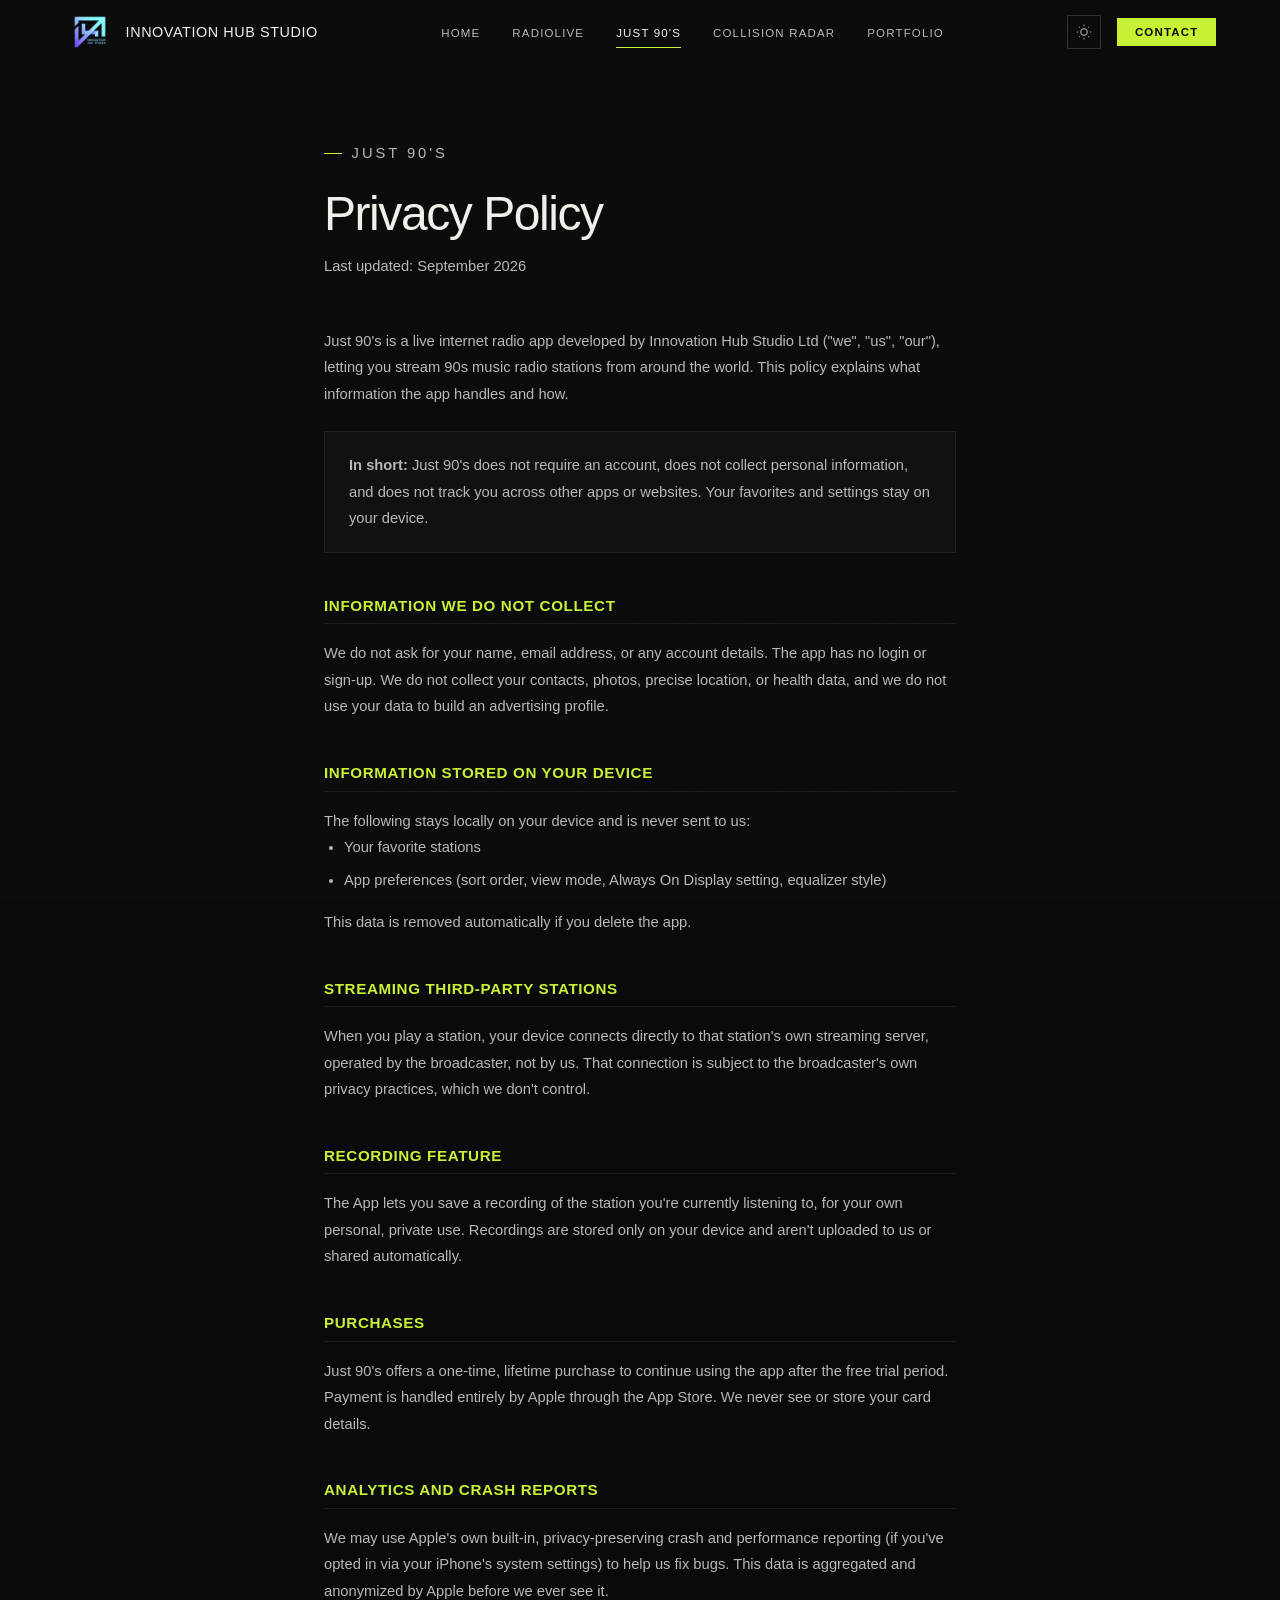
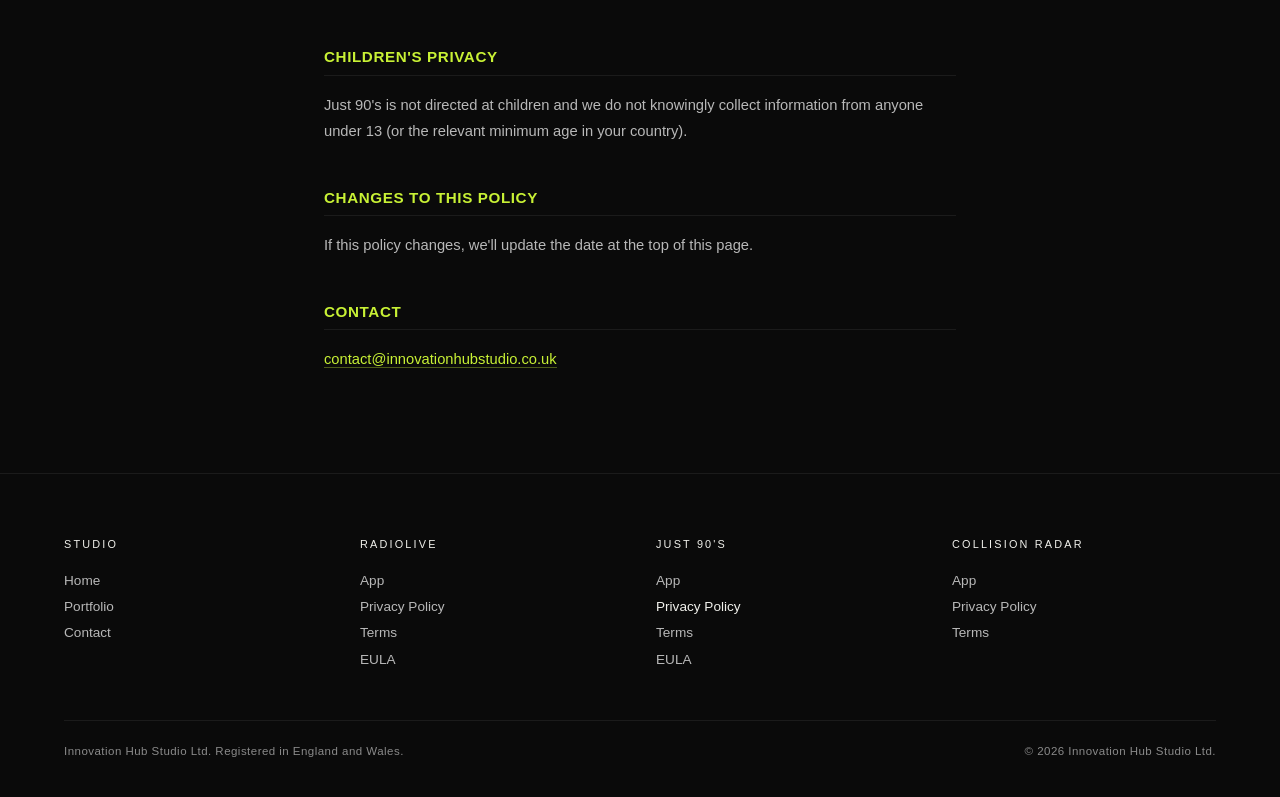
<file: just90s-privacy.html>
<!DOCTYPE html>
<html lang="en" data-theme="dark">
<head>
<meta charset="UTF-8">
<meta name="viewport" content="width=device-width, initial-scale=1.0">
<meta http-equiv="Content-Security-Policy" content="default-src 'self'; script-src 'self'; style-src 'self' 'unsafe-inline'; img-src 'self' data: https://upload.wikimedia.org; connect-src 'self' https://formspree.io; form-action 'self' https://formspree.io; base-uri 'self'; object-src 'none'">
<meta name="referrer" content="strict-origin-when-cross-origin">
<title>Just 90's Privacy Policy | Innovation Hub Studio</title>
<meta name="description" content="Privacy Policy for the Just 90's app by Innovation Hub Studio Ltd.">
<link rel="canonical" href="https://innovationhubstudio.co.uk/just90s-privacy.html">
<meta property="og:type" content="website">
<meta property="og:site_name" content="Innovation Hub Studio">
<meta property="og:title" content="Just 90's Privacy Policy | Innovation Hub Studio">
<meta property="og:description" content="Privacy Policy for the Just 90's app by Innovation Hub Studio Ltd.">
<meta property="og:url" content="https://innovationhubstudio.co.uk/just90s-privacy.html">
<meta property="og:image" content="https://innovationhubstudio.co.uk/images/logo3.png">
<meta name="twitter:card" content="summary_large_image">
<meta name="theme-color" content="#0a0a0a">
<link rel="icon" type="image/png" href="images/logo3transparent.png">
<link rel="apple-touch-icon" href="images/logo3transparent.png">
<link rel="stylesheet" href="assets/site.css">
<link rel="stylesheet" href="assets/just90s.css">
<script src="assets/site.js"></script>
</head>
<body>

<a class="skip-link" href="#main">Skip to content</a>

<nav class="site-nav" id="nav" aria-label="Main">
  <div class="nav-inner">
    <a href="index.html" class="nav-logo"><img src="images/logo3transparent.png" alt="" width="52" height="52"><span>Innovation Hub Studio</span></a>
    <ul class="nav-links">
      <li><a href="index.html">Home</a></li>
      <li><a href="radio-app.html">RadioLive</a></li>
      <li><a href="just90s.html" class="active">Just 90's</a></li>
      <li><a href="collision-radar.html">Collision Radar</a></li>
      <li><a href="portfolio.html">Portfolio</a></li>
    </ul>
    <div class="nav-right">
      <button class="theme-toggle" id="themeBtn" type="button" aria-label="Switch colour theme"><svg class="icon-sun" viewBox="0 0 24 24" aria-hidden="true"><circle cx="12" cy="12" r="5"/><line x1="12" y1="1" x2="12" y2="3"/><line x1="12" y1="21" x2="12" y2="23"/><line x1="4.22" y1="4.22" x2="5.64" y2="5.64"/><line x1="18.36" y1="18.36" x2="19.78" y2="19.78"/><line x1="1" y1="12" x2="3" y2="12"/><line x1="21" y1="12" x2="23" y2="12"/><line x1="4.22" y1="19.78" x2="5.64" y2="18.36"/><line x1="18.36" y1="5.64" x2="19.78" y2="4.22"/></svg><svg class="icon-moon" viewBox="0 0 24 24" aria-hidden="true"><path d="M21 12.79A9 9 0 1 1 11.21 3 7 7 0 0 0 21 12.79z"/></svg></button>
      <a href="index.html#contact" class="nav-cta">Contact</a>
      <button class="mob-btn" id="mobBtn" type="button" aria-label="Menu" aria-expanded="false" aria-controls="navMobile"><span></span><span></span><span></span></button>
    </div>
  </div>
</nav>

<div class="nav-mobile" id="navMobile" hidden>
  <a href="index.html">Home</a>
  <a href="radio-app.html">RadioLive</a>
  <a href="just90s.html" class="active">Just 90's</a>
  <a href="collision-radar.html">Collision Radar</a>
  <a href="portfolio.html">Portfolio</a>
  <a href="index.html#contact" class="m-cta">Contact</a>
</div>

<main id="main" class="page">

  <p class="page-kicker">Just 90's</p>
  <h1>Privacy Policy</h1>
  <p class="updated">Last updated: September 2026</p>

  <p>Just 90's is a live internet radio app developed by Innovation Hub Studio Ltd ("we", "us", "our"), letting you stream 90s music radio stations from around the world. This policy explains what information the app handles and how.</p>

  <div class="callout">
    <p><strong>In short:</strong> Just 90's does not require an account, does not collect personal information, and does not track you across other apps or websites. Your favorites and settings stay on your device.</p>
  </div>

  <h2>Information we do not collect</h2>
  <p>We do not ask for your name, email address, or any account details. The app has no login or sign-up. We do not collect your contacts, photos, precise location, or health data, and we do not use your data to build an advertising profile.</p>

  <h2>Information stored on your device</h2>
  <p>The following stays locally on your device and is never sent to us:</p>
  <ul>
    <li>Your favorite stations</li>
    <li>App preferences (sort order, view mode, Always On Display setting, equalizer style)</li>
  </ul>
  <p>This data is removed automatically if you delete the app.</p>

  <h2>Streaming third-party stations</h2>
  <p>When you play a station, your device connects directly to that station's own streaming server, operated by the broadcaster, not by us. That connection is subject to the broadcaster's own privacy practices, which we don't control.</p>

  <h2>Recording feature</h2>
  <p>The App lets you save a recording of the station you're currently listening to, for your own personal, private use. Recordings are stored only on your device and aren't uploaded to us or shared automatically.</p>

  <h2>Purchases</h2>
  <p>Just 90's offers a one-time, lifetime purchase to continue using the app after the free trial period. Payment is handled entirely by Apple through the App Store. We never see or store your card details.</p>

  <h2>Analytics and crash reports</h2>
  <p>We may use Apple's own built-in, privacy-preserving crash and performance reporting (if you've opted in via your iPhone's system settings) to help us fix bugs. This data is aggregated and anonymized by Apple before we ever see it.</p>

  <h2>Children's privacy</h2>
  <p>Just 90's is not directed at children and we do not knowingly collect information from anyone under 13 (or the relevant minimum age in your country).</p>

  <h2>Changes to this policy</h2>
  <p>If this policy changes, we'll update the date at the top of this page.</p>

  <h2>Contact</h2>
  <p><a href="mailto:contact@innovationhubstudio.co.uk">contact@innovationhubstudio.co.uk</a></p>

</main>

<footer class="site-footer">
  <nav class="footer-cols" aria-label="Footer">
    <div class="footer-col">
      <h2>Studio</h2>
      <ul>
        <li><a href="index.html">Home</a></li>
        <li><a href="portfolio.html">Portfolio</a></li>
        <li><a href="index.html#contact">Contact</a></li>
      </ul>
    </div>
    <div class="footer-col">
      <h2>RadioLive</h2>
      <ul>
        <li><a href="radio-app.html">App</a></li>
        <li><a href="privacy.html">Privacy Policy</a></li>
        <li><a href="terms.html">Terms</a></li>
        <li><a href="eula.html">EULA</a></li>
      </ul>
    </div>
    <div class="footer-col">
      <h2>Just 90's</h2>
      <ul>
        <li><a href="just90s.html">App</a></li>
        <li><a href="just90s-privacy.html" aria-current="page">Privacy Policy</a></li>
        <li><a href="just90s-terms.html">Terms</a></li>
        <li><a href="just90s-eula.html">EULA</a></li>
      </ul>
    </div>
    <div class="footer-col">
      <h2>Collision Radar</h2>
      <ul>
        <li><a href="collision-radar.html">App</a></li>
        <li><a href="collision-radar-privacy.html">Privacy Policy</a></li>
        <li><a href="collision-radar-terms.html">Terms</a></li>
      </ul>
    </div>
  </nav>
  <div class="footer-base">
    <span>Innovation Hub Studio Ltd. Registered in England and Wales.</span>
    <span>&copy; 2026 Innovation Hub Studio Ltd.</span>
  </div>
</footer>

</body>
</html>
</file>
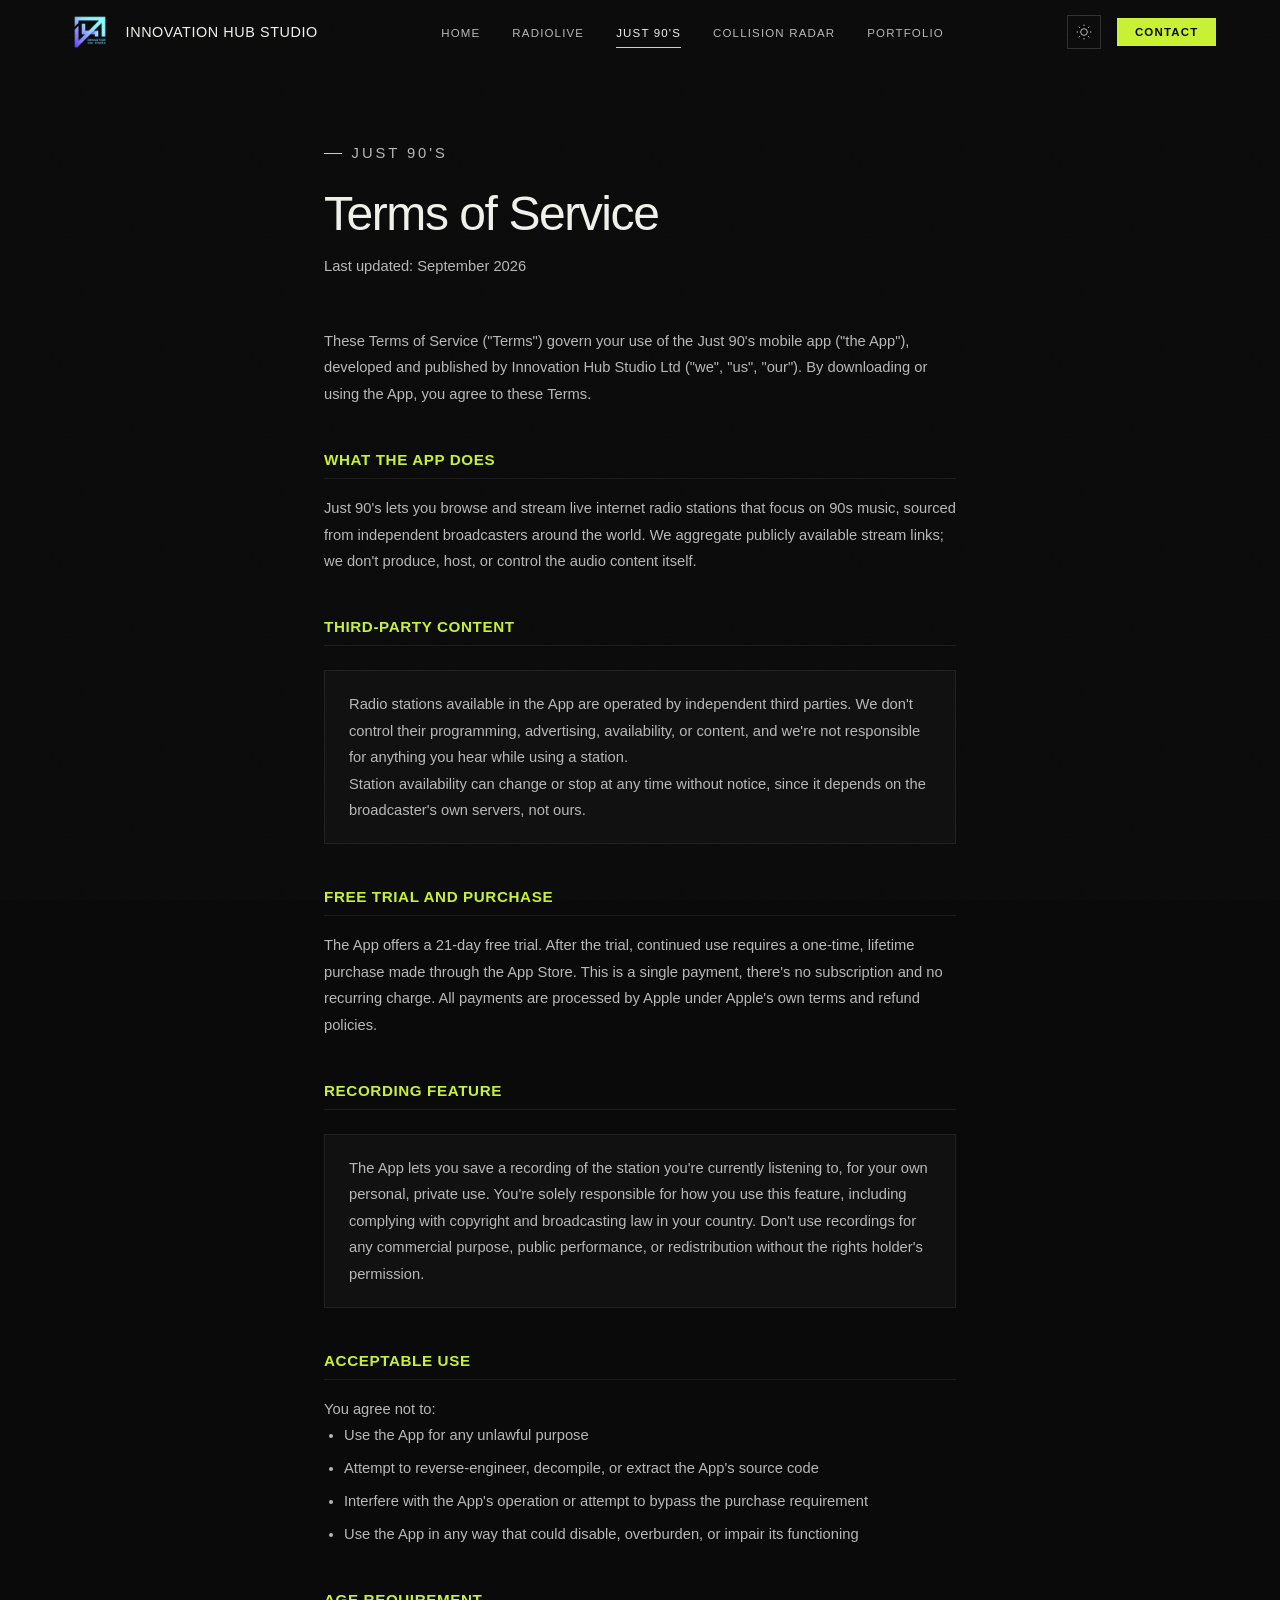
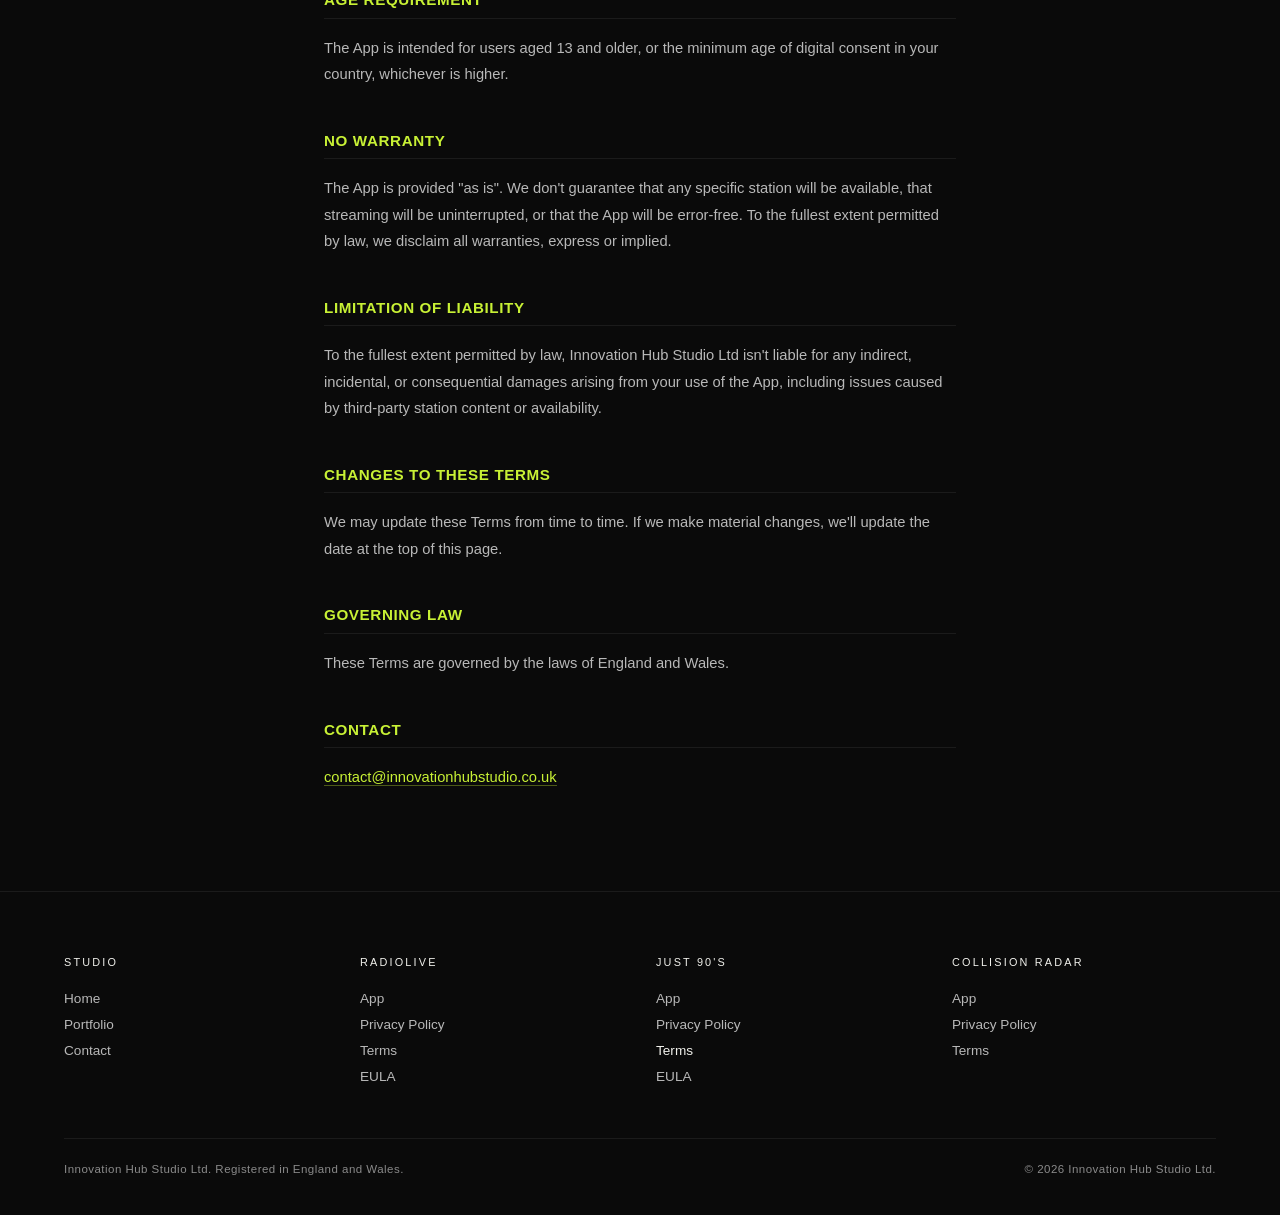
<file: just90s-terms.html>
<!DOCTYPE html>
<html lang="en" data-theme="dark">
<head>
<meta charset="UTF-8">
<meta name="viewport" content="width=device-width, initial-scale=1.0">
<meta http-equiv="Content-Security-Policy" content="default-src 'self'; script-src 'self'; style-src 'self' 'unsafe-inline'; img-src 'self' data: https://upload.wikimedia.org; connect-src 'self' https://formspree.io; form-action 'self' https://formspree.io; base-uri 'self'; object-src 'none'">
<meta name="referrer" content="strict-origin-when-cross-origin">
<title>Just 90's Terms of Service | Innovation Hub Studio</title>
<meta name="description" content="Terms of Service for the Just 90's app by Innovation Hub Studio Ltd.">
<link rel="canonical" href="https://innovationhubstudio.co.uk/just90s-terms.html">
<meta property="og:type" content="website">
<meta property="og:site_name" content="Innovation Hub Studio">
<meta property="og:title" content="Just 90's Terms of Service | Innovation Hub Studio">
<meta property="og:description" content="Terms of Service for the Just 90's app by Innovation Hub Studio Ltd.">
<meta property="og:url" content="https://innovationhubstudio.co.uk/just90s-terms.html">
<meta property="og:image" content="https://innovationhubstudio.co.uk/images/logo3.png">
<meta name="twitter:card" content="summary_large_image">
<meta name="theme-color" content="#0a0a0a">
<link rel="icon" type="image/png" href="images/logo3transparent.png">
<link rel="apple-touch-icon" href="images/logo3transparent.png">
<link rel="stylesheet" href="assets/site.css">
<link rel="stylesheet" href="assets/just90s.css">
<script src="assets/site.js"></script>
</head>
<body>

<a class="skip-link" href="#main">Skip to content</a>

<nav class="site-nav" id="nav" aria-label="Main">
  <div class="nav-inner">
    <a href="index.html" class="nav-logo"><img src="images/logo3transparent.png" alt="" width="52" height="52"><span>Innovation Hub Studio</span></a>
    <ul class="nav-links">
      <li><a href="index.html">Home</a></li>
      <li><a href="radio-app.html">RadioLive</a></li>
      <li><a href="just90s.html" class="active">Just 90's</a></li>
      <li><a href="collision-radar.html">Collision Radar</a></li>
      <li><a href="portfolio.html">Portfolio</a></li>
    </ul>
    <div class="nav-right">
      <button class="theme-toggle" id="themeBtn" type="button" aria-label="Switch colour theme"><svg class="icon-sun" viewBox="0 0 24 24" aria-hidden="true"><circle cx="12" cy="12" r="5"/><line x1="12" y1="1" x2="12" y2="3"/><line x1="12" y1="21" x2="12" y2="23"/><line x1="4.22" y1="4.22" x2="5.64" y2="5.64"/><line x1="18.36" y1="18.36" x2="19.78" y2="19.78"/><line x1="1" y1="12" x2="3" y2="12"/><line x1="21" y1="12" x2="23" y2="12"/><line x1="4.22" y1="19.78" x2="5.64" y2="18.36"/><line x1="18.36" y1="5.64" x2="19.78" y2="4.22"/></svg><svg class="icon-moon" viewBox="0 0 24 24" aria-hidden="true"><path d="M21 12.79A9 9 0 1 1 11.21 3 7 7 0 0 0 21 12.79z"/></svg></button>
      <a href="index.html#contact" class="nav-cta">Contact</a>
      <button class="mob-btn" id="mobBtn" type="button" aria-label="Menu" aria-expanded="false" aria-controls="navMobile"><span></span><span></span><span></span></button>
    </div>
  </div>
</nav>

<div class="nav-mobile" id="navMobile" hidden>
  <a href="index.html">Home</a>
  <a href="radio-app.html">RadioLive</a>
  <a href="just90s.html" class="active">Just 90's</a>
  <a href="collision-radar.html">Collision Radar</a>
  <a href="portfolio.html">Portfolio</a>
  <a href="index.html#contact" class="m-cta">Contact</a>
</div>

<main id="main" class="page">

  <p class="page-kicker">Just 90's</p>
  <h1>Terms of Service</h1>
  <p class="updated">Last updated: September 2026</p>

  <p>These Terms of Service ("Terms") govern your use of the Just 90's mobile app ("the App"), developed and published by Innovation Hub Studio Ltd ("we", "us", "our"). By downloading or using the App, you agree to these Terms.</p>

  <h2>What the app does</h2>
  <p>Just 90's lets you browse and stream live internet radio stations that focus on 90s music, sourced from independent broadcasters around the world. We aggregate publicly available stream links; we don't produce, host, or control the audio content itself.</p>

  <h2>Third-party content</h2>
  <div class="callout">
    <p>Radio stations available in the App are operated by independent third parties. We don't control their programming, advertising, availability, or content, and we're not responsible for anything you hear while using a station.</p>
    <p>Station availability can change or stop at any time without notice, since it depends on the broadcaster's own servers, not ours.</p>
  </div>

  <h2>Free trial and purchase</h2>
  <p>The App offers a 21-day free trial. After the trial, continued use requires a one-time, lifetime purchase made through the App Store. This is a single payment, there's no subscription and no recurring charge. All payments are processed by Apple under Apple's own terms and refund policies.</p>

  <h2>Recording feature</h2>
  <div class="callout">
    <p>The App lets you save a recording of the station you're currently listening to, for your own personal, private use. You're solely responsible for how you use this feature, including complying with copyright and broadcasting law in your country. Don't use recordings for any commercial purpose, public performance, or redistribution without the rights holder's permission.</p>
  </div>

  <h2>Acceptable use</h2>
  <p>You agree not to:</p>
  <ul>
    <li>Use the App for any unlawful purpose</li>
    <li>Attempt to reverse-engineer, decompile, or extract the App's source code</li>
    <li>Interfere with the App's operation or attempt to bypass the purchase requirement</li>
    <li>Use the App in any way that could disable, overburden, or impair its functioning</li>
  </ul>

  <h2>Age requirement</h2>
  <p>The App is intended for users aged 13 and older, or the minimum age of digital consent in your country, whichever is higher.</p>

  <h2>No warranty</h2>
  <p>The App is provided "as is". We don't guarantee that any specific station will be available, that streaming will be uninterrupted, or that the App will be error-free. To the fullest extent permitted by law, we disclaim all warranties, express or implied.</p>

  <h2>Limitation of liability</h2>
  <p>To the fullest extent permitted by law, Innovation Hub Studio Ltd isn't liable for any indirect, incidental, or consequential damages arising from your use of the App, including issues caused by third-party station content or availability.</p>

  <h2>Changes to these terms</h2>
  <p>We may update these Terms from time to time. If we make material changes, we'll update the date at the top of this page.</p>

  <h2>Governing law</h2>
  <p>These Terms are governed by the laws of England and Wales.</p>

  <h2>Contact</h2>
  <p><a href="mailto:contact@innovationhubstudio.co.uk">contact@innovationhubstudio.co.uk</a></p>

</main>

<footer class="site-footer">
  <nav class="footer-cols" aria-label="Footer">
    <div class="footer-col">
      <h2>Studio</h2>
      <ul>
        <li><a href="index.html">Home</a></li>
        <li><a href="portfolio.html">Portfolio</a></li>
        <li><a href="index.html#contact">Contact</a></li>
      </ul>
    </div>
    <div class="footer-col">
      <h2>RadioLive</h2>
      <ul>
        <li><a href="radio-app.html">App</a></li>
        <li><a href="privacy.html">Privacy Policy</a></li>
        <li><a href="terms.html">Terms</a></li>
        <li><a href="eula.html">EULA</a></li>
      </ul>
    </div>
    <div class="footer-col">
      <h2>Just 90's</h2>
      <ul>
        <li><a href="just90s.html">App</a></li>
        <li><a href="just90s-privacy.html">Privacy Policy</a></li>
        <li><a href="just90s-terms.html" aria-current="page">Terms</a></li>
        <li><a href="just90s-eula.html">EULA</a></li>
      </ul>
    </div>
    <div class="footer-col">
      <h2>Collision Radar</h2>
      <ul>
        <li><a href="collision-radar.html">App</a></li>
        <li><a href="collision-radar-privacy.html">Privacy Policy</a></li>
        <li><a href="collision-radar-terms.html">Terms</a></li>
      </ul>
    </div>
  </nav>
  <div class="footer-base">
    <span>Innovation Hub Studio Ltd. Registered in England and Wales.</span>
    <span>&copy; 2026 Innovation Hub Studio Ltd.</span>
  </div>
</footer>

</body>
</html>
</file>
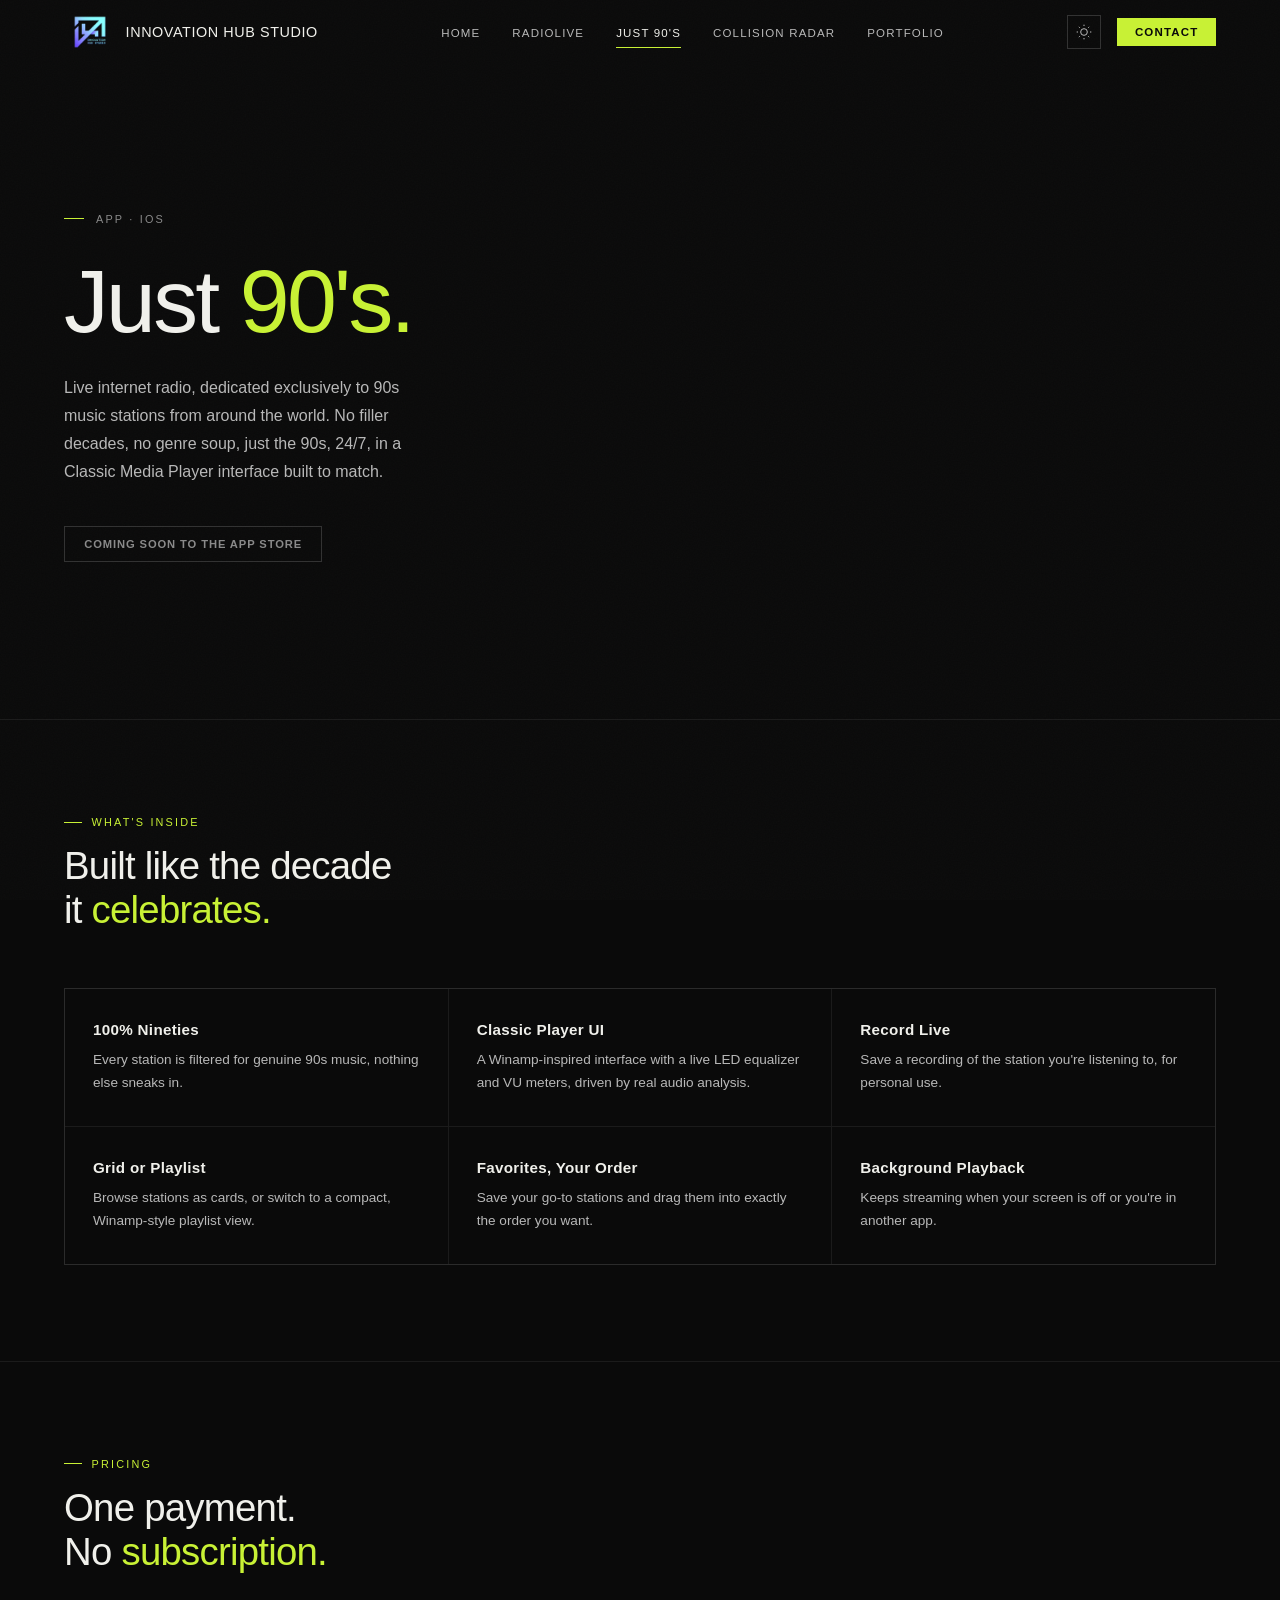
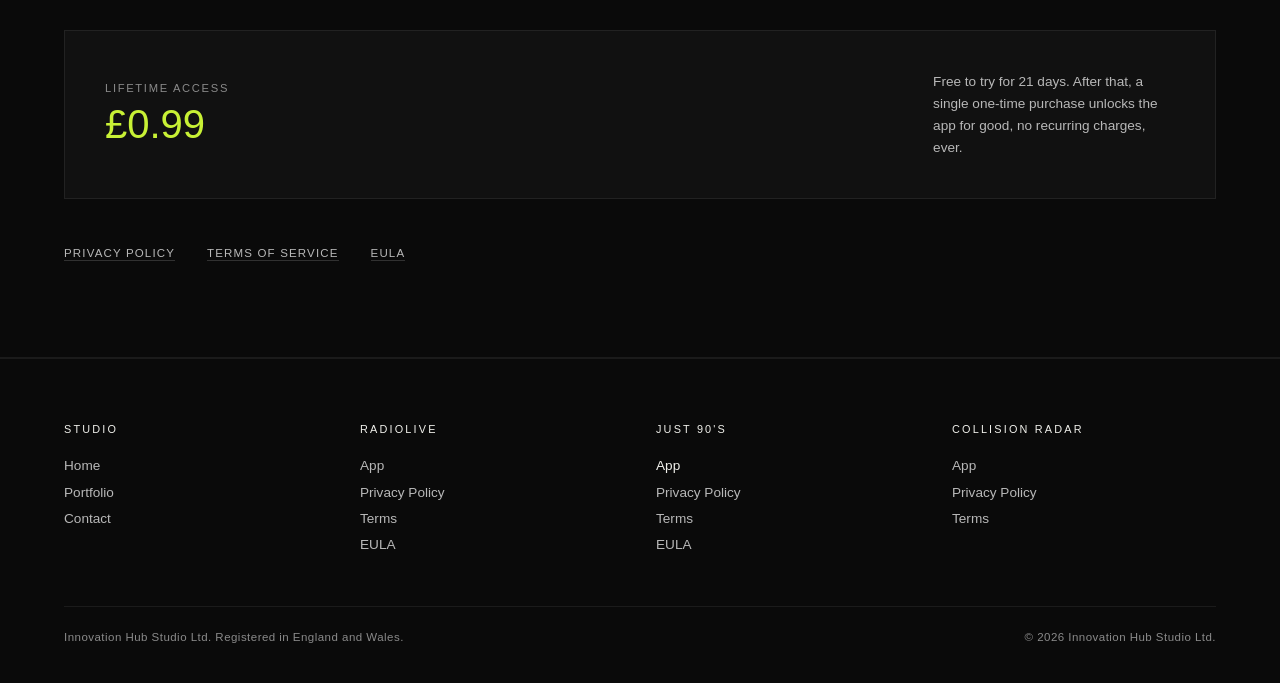
<file: just90s.html>
<!DOCTYPE html>
<html lang="en" data-theme="dark">
<head>
<meta charset="UTF-8">
<meta name="viewport" content="width=device-width, initial-scale=1.0">
<meta http-equiv="Content-Security-Policy" content="default-src 'self'; script-src 'self'; style-src 'self' 'unsafe-inline'; img-src 'self' data: https://upload.wikimedia.org; connect-src 'self' https://formspree.io; form-action 'self' https://formspree.io; base-uri 'self'; object-src 'none'">
<meta name="referrer" content="strict-origin-when-cross-origin">
<title>Just 90's | Live 90s radio for iOS</title>
<meta name="description" content="Just 90's is a live internet radio app dedicated to 90s music stations from around the world. Coming soon to the App Store.">
<link rel="canonical" href="https://innovationhubstudio.co.uk/just90s.html">
<meta property="og:type" content="website">
<meta property="og:site_name" content="Innovation Hub Studio">
<meta property="og:title" content="Just 90's | Live 90s radio for iOS">
<meta property="og:description" content="Just 90's is a live internet radio app dedicated to 90s music stations from around the world. Coming soon to the App Store.">
<meta property="og:url" content="https://innovationhubstudio.co.uk/just90s.html">
<meta property="og:image" content="https://innovationhubstudio.co.uk/images/logo3.png">
<meta name="twitter:card" content="summary_large_image">
<meta name="theme-color" content="#0a0a0a">
<link rel="icon" type="image/png" href="images/logo3transparent.png">
<link rel="apple-touch-icon" href="images/logo3transparent.png">
<link rel="stylesheet" href="assets/site.css">
<link rel="stylesheet" href="assets/just90s.css">
<script src="assets/site.js"></script>
</head>
<body>

<a class="skip-link" href="#main">Skip to content</a>

<nav class="site-nav" id="nav" aria-label="Main">
  <div class="nav-inner">
    <a href="index.html" class="nav-logo"><img src="images/logo3transparent.png" alt="" width="52" height="52"><span>Innovation Hub Studio</span></a>
    <ul class="nav-links">
      <li><a href="index.html">Home</a></li>
      <li><a href="radio-app.html">RadioLive</a></li>
      <li><a href="just90s.html" aria-current="page">Just 90's</a></li>
      <li><a href="collision-radar.html">Collision Radar</a></li>
      <li><a href="portfolio.html">Portfolio</a></li>
    </ul>
    <div class="nav-right">
      <button class="theme-toggle" id="themeBtn" type="button" aria-label="Switch colour theme"><svg class="icon-sun" viewBox="0 0 24 24" aria-hidden="true"><circle cx="12" cy="12" r="5"/><line x1="12" y1="1" x2="12" y2="3"/><line x1="12" y1="21" x2="12" y2="23"/><line x1="4.22" y1="4.22" x2="5.64" y2="5.64"/><line x1="18.36" y1="18.36" x2="19.78" y2="19.78"/><line x1="1" y1="12" x2="3" y2="12"/><line x1="21" y1="12" x2="23" y2="12"/><line x1="4.22" y1="19.78" x2="5.64" y2="18.36"/><line x1="18.36" y1="5.64" x2="19.78" y2="4.22"/></svg><svg class="icon-moon" viewBox="0 0 24 24" aria-hidden="true"><path d="M21 12.79A9 9 0 1 1 11.21 3 7 7 0 0 0 21 12.79z"/></svg></button>
      <a href="index.html#contact" class="nav-cta">Contact</a>
      <button class="mob-btn" id="mobBtn" type="button" aria-label="Menu" aria-expanded="false" aria-controls="navMobile"><span></span><span></span><span></span></button>
    </div>
  </div>
</nav>

<div class="nav-mobile" id="navMobile" hidden>
  <a href="index.html">Home</a>
  <a href="radio-app.html">RadioLive</a>
  <a href="just90s.html" aria-current="page">Just 90's</a>
  <a href="collision-radar.html">Collision Radar</a>
  <a href="portfolio.html">Portfolio</a>
  <a href="index.html#contact" class="m-cta">Contact</a>
</div>

<main id="main">

<section class="hero">
  <div class="hero-inner">
    <div class="hero-kicker">App · iOS</div>
    <h1 class="hero-headline">Just <span class="hl">90's.</span></h1>
    <p class="hero-desc">
      Live internet radio, dedicated exclusively to 90s music stations from
      around the world. No filler decades, no genre soup, just the 90s, 24/7,
      in a Classic Media Player interface built to match.
    </p>
    <div class="hero-badges">
      <span class="badge-soon">Coming soon to the App Store</span>
    </div>
  </div>
</section>

<section class="section" aria-label="Features">
  <div class="container">
    <div class="sec-header">
      <span class="sec-kicker">What's inside</span>
      <h2 class="sec-title">Built like the decade<br>it <span class="hl">celebrates.</span></h2>
    </div>
    <div class="feature-grid">
      <div class="feature-cell">
        <div class="feature-name">100% Nineties</div>
        <div class="feature-desc">Every station is filtered for genuine 90s music, nothing else sneaks in.</div>
      </div>
      <div class="feature-cell">
        <div class="feature-name">Classic Player UI</div>
        <div class="feature-desc">A Winamp-inspired interface with a live LED equalizer and VU meters, driven by real audio analysis.</div>
      </div>
      <div class="feature-cell">
        <div class="feature-name">Record Live</div>
        <div class="feature-desc">Save a recording of the station you're listening to, for personal use.</div>
      </div>
      <div class="feature-cell">
        <div class="feature-name">Grid or Playlist</div>
        <div class="feature-desc">Browse stations as cards, or switch to a compact, Winamp-style playlist view.</div>
      </div>
      <div class="feature-cell">
        <div class="feature-name">Favorites, Your Order</div>
        <div class="feature-desc">Save your go-to stations and drag them into exactly the order you want.</div>
      </div>
      <div class="feature-cell">
        <div class="feature-name">Background Playback</div>
        <div class="feature-desc">Keeps streaming when your screen is off or you're in another app.</div>
      </div>
    </div>
  </div>
</section>

<section class="section" aria-label="Pricing">
  <div class="container">
    <div class="sec-header">
      <span class="sec-kicker">Pricing</span>
      <h2 class="sec-title">One payment.<br>No <span class="hl">subscription.</span></h2>
    </div>
    <div class="pricing-box">
      <div>
        <div class="price-label">Lifetime access</div>
        <div class="price-value">£0.99</div>
      </div>
      <p class="price-note">Free to try for 21 days. After that, a single one-time purchase unlocks the app for good, no recurring charges, ever.</p>
    </div>
    <p class="legal-links product-legal"><a href="just90s-privacy.html">Privacy Policy</a> <a href="just90s-terms.html">Terms of Service</a> <a href="just90s-eula.html">EULA</a></p>
  </div>
</section>
</main>

<footer class="site-footer">
  <nav class="footer-cols" aria-label="Footer">
    <div class="footer-col">
      <h2>Studio</h2>
      <ul>
        <li><a href="index.html">Home</a></li>
        <li><a href="portfolio.html">Portfolio</a></li>
        <li><a href="index.html#contact">Contact</a></li>
      </ul>
    </div>
    <div class="footer-col">
      <h2>RadioLive</h2>
      <ul>
        <li><a href="radio-app.html">App</a></li>
        <li><a href="privacy.html">Privacy Policy</a></li>
        <li><a href="terms.html">Terms</a></li>
        <li><a href="eula.html">EULA</a></li>
      </ul>
    </div>
    <div class="footer-col">
      <h2>Just 90's</h2>
      <ul>
        <li><a href="just90s.html" aria-current="page">App</a></li>
        <li><a href="just90s-privacy.html">Privacy Policy</a></li>
        <li><a href="just90s-terms.html">Terms</a></li>
        <li><a href="just90s-eula.html">EULA</a></li>
      </ul>
    </div>
    <div class="footer-col">
      <h2>Collision Radar</h2>
      <ul>
        <li><a href="collision-radar.html">App</a></li>
        <li><a href="collision-radar-privacy.html">Privacy Policy</a></li>
        <li><a href="collision-radar-terms.html">Terms</a></li>
      </ul>
    </div>
  </nav>
  <div class="footer-base">
    <span>Innovation Hub Studio Ltd. Registered in England and Wales.</span>
    <span>&copy; 2026 Innovation Hub Studio Ltd.</span>
  </div>
</footer>

</body>
</html>
</file>
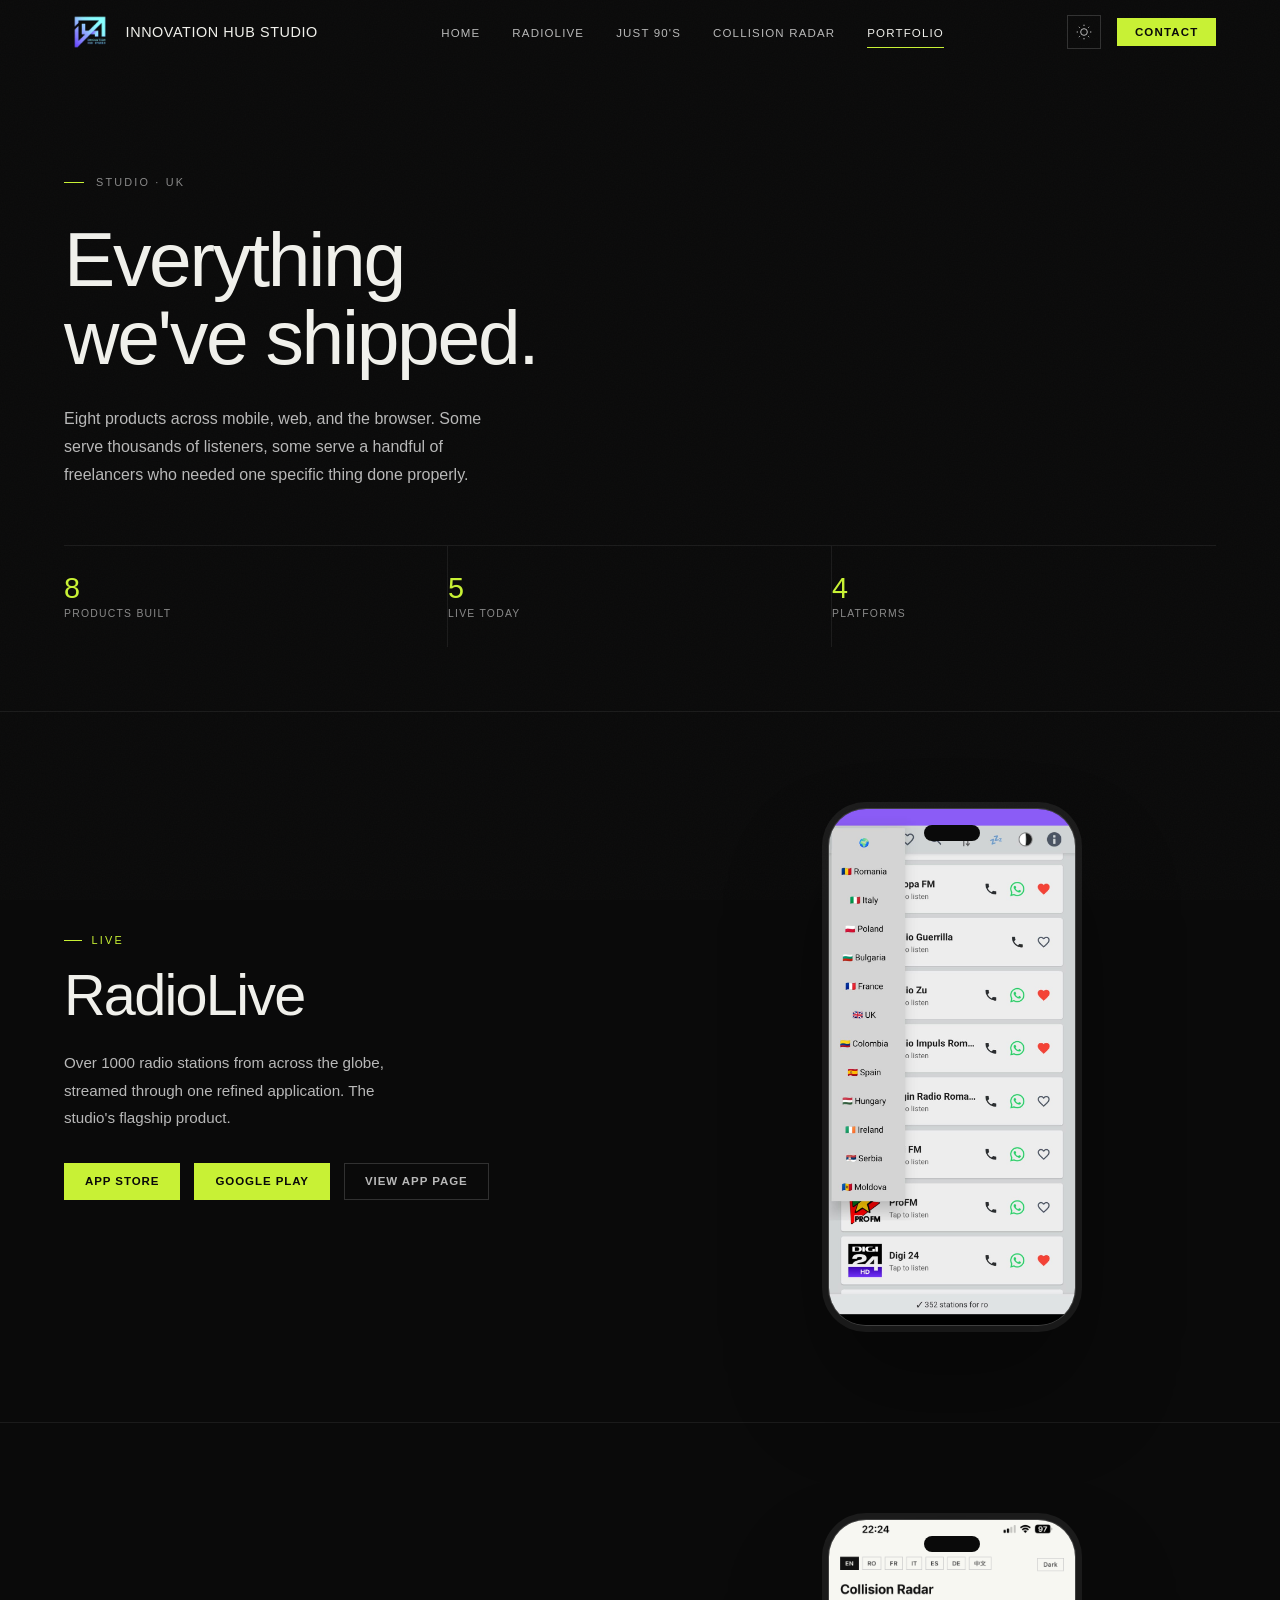
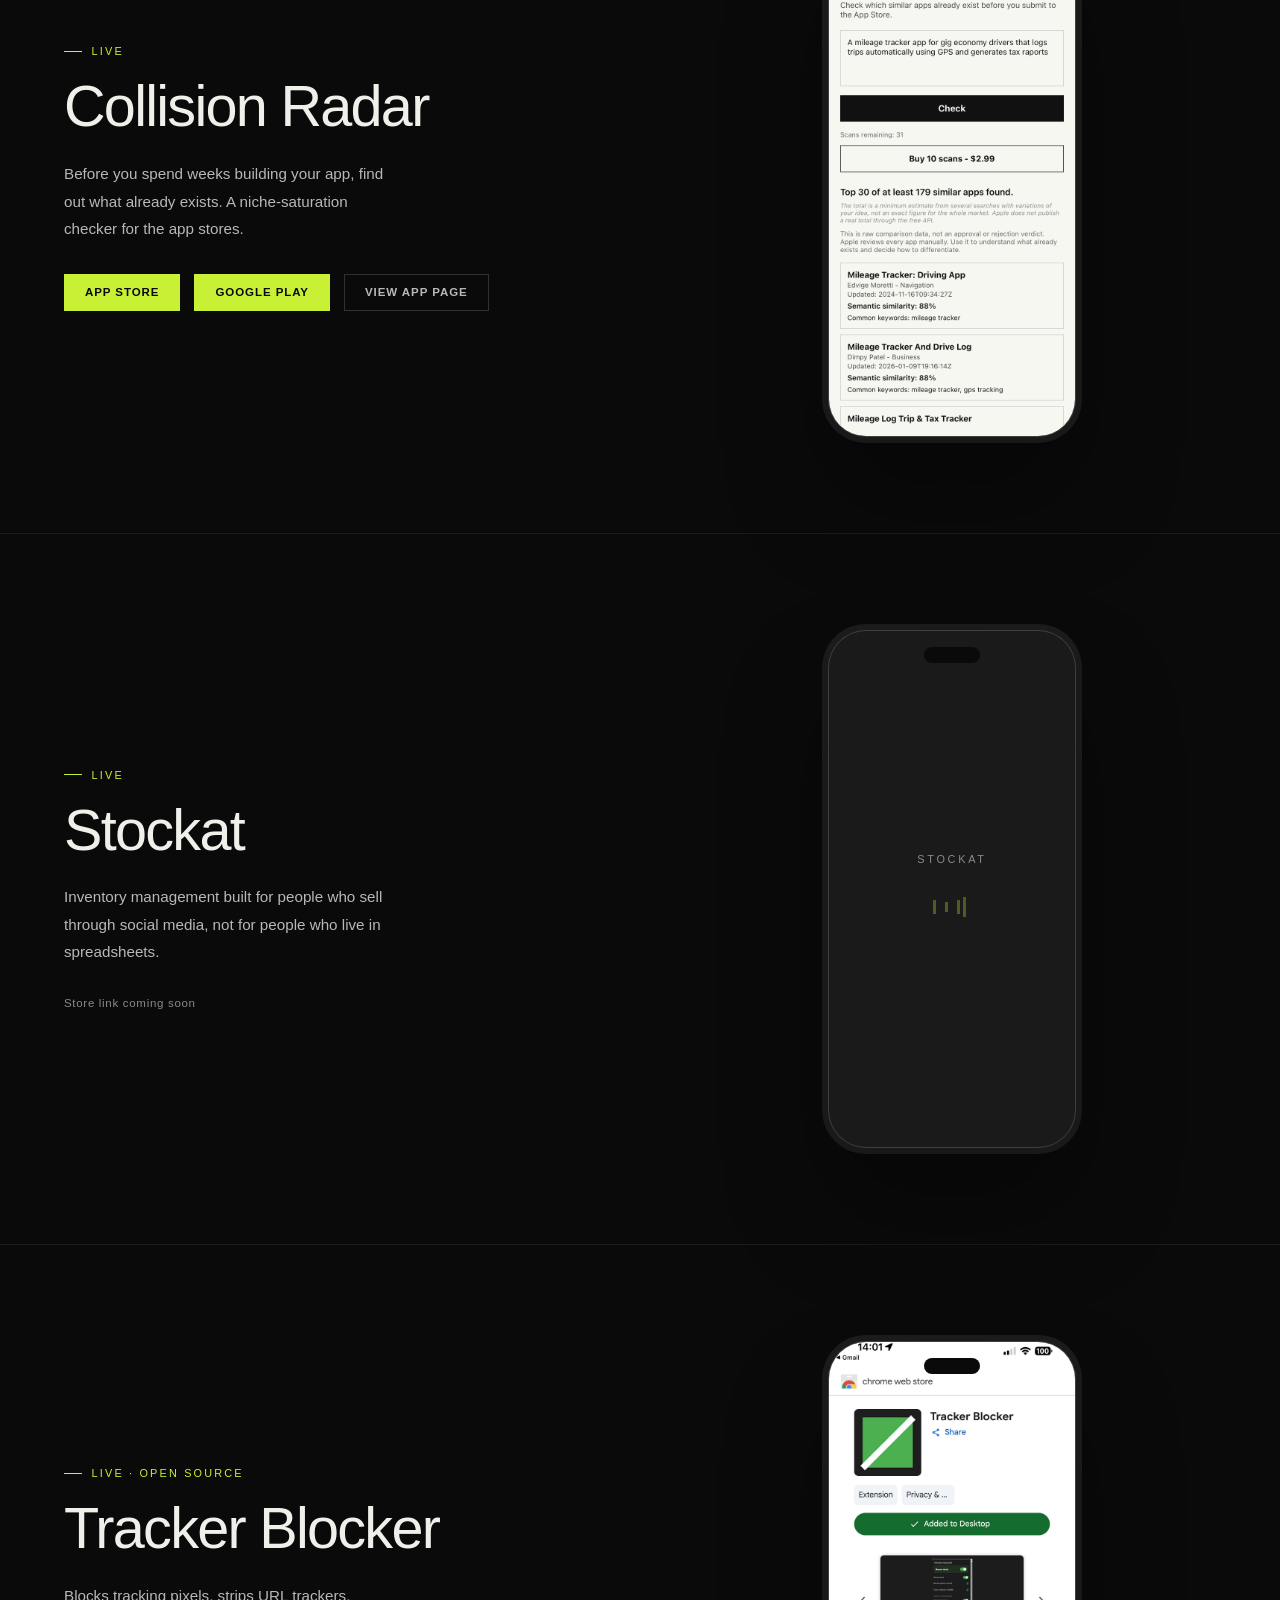
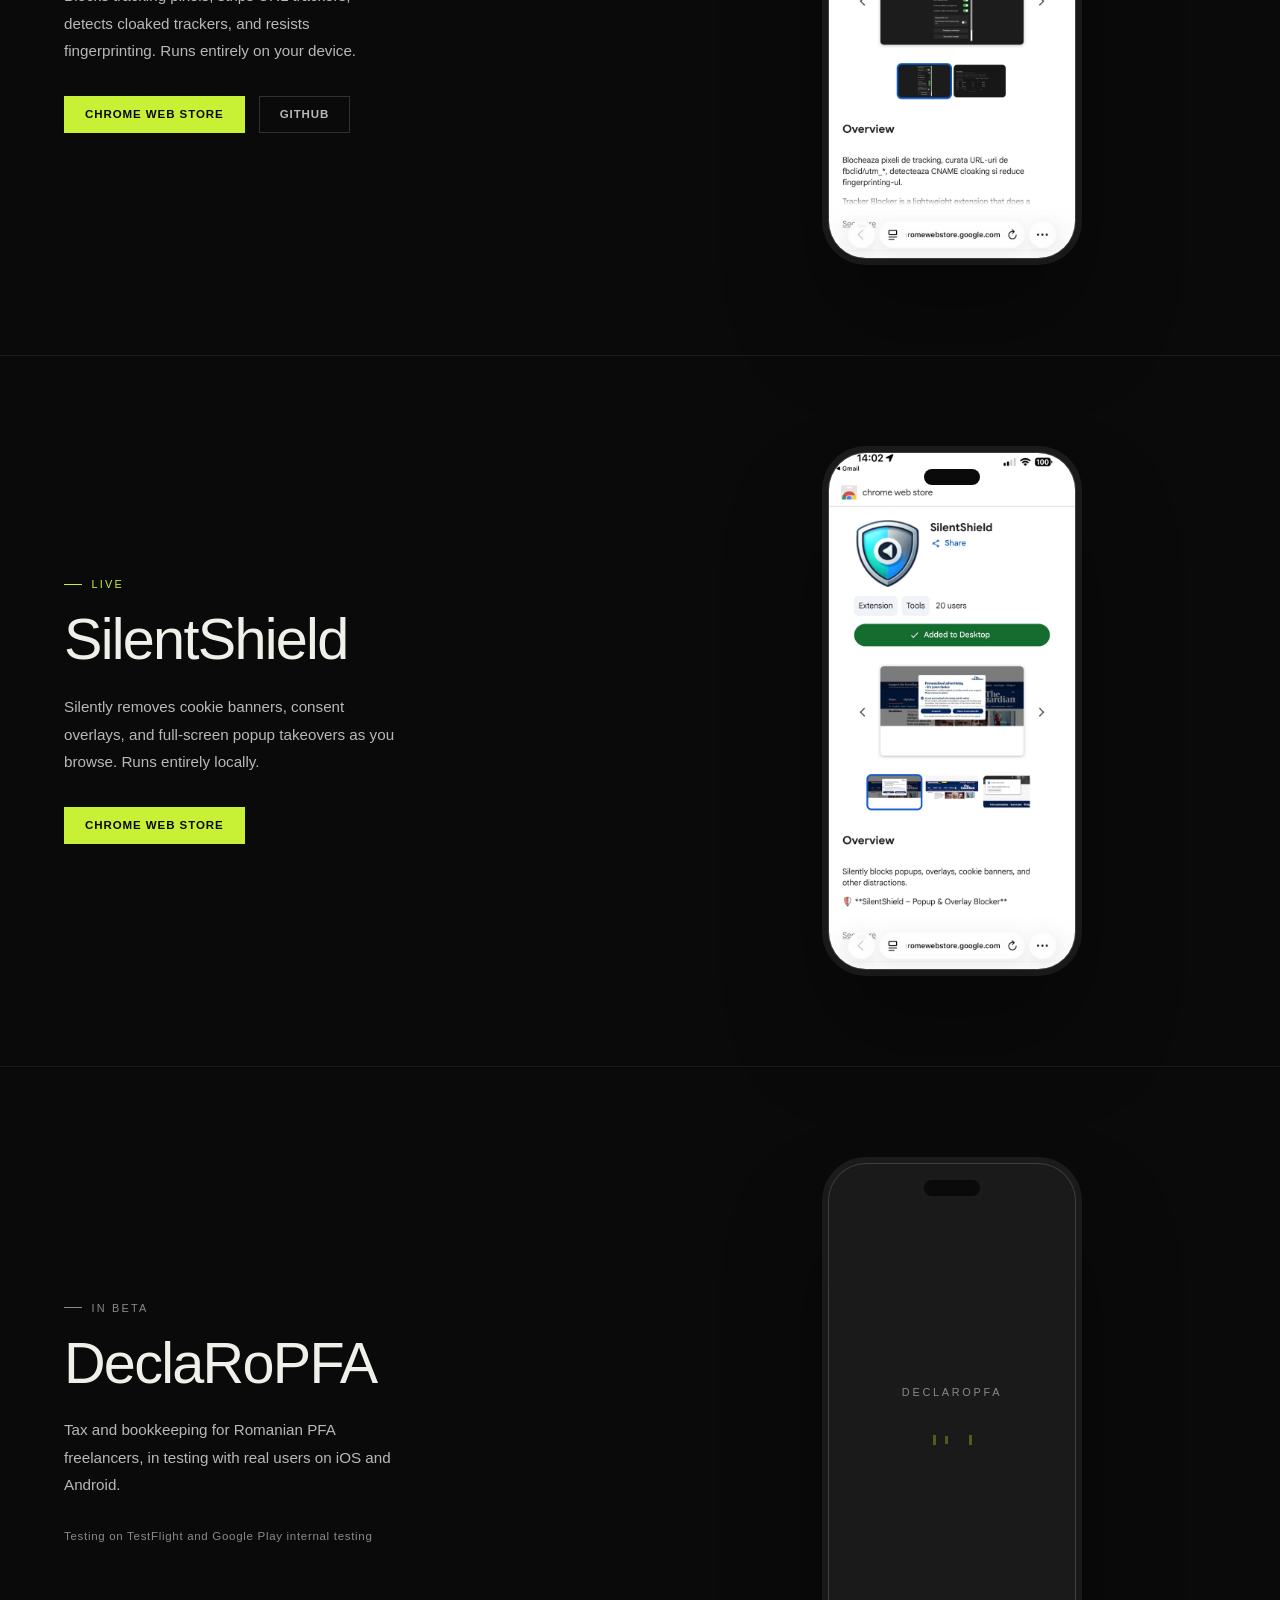
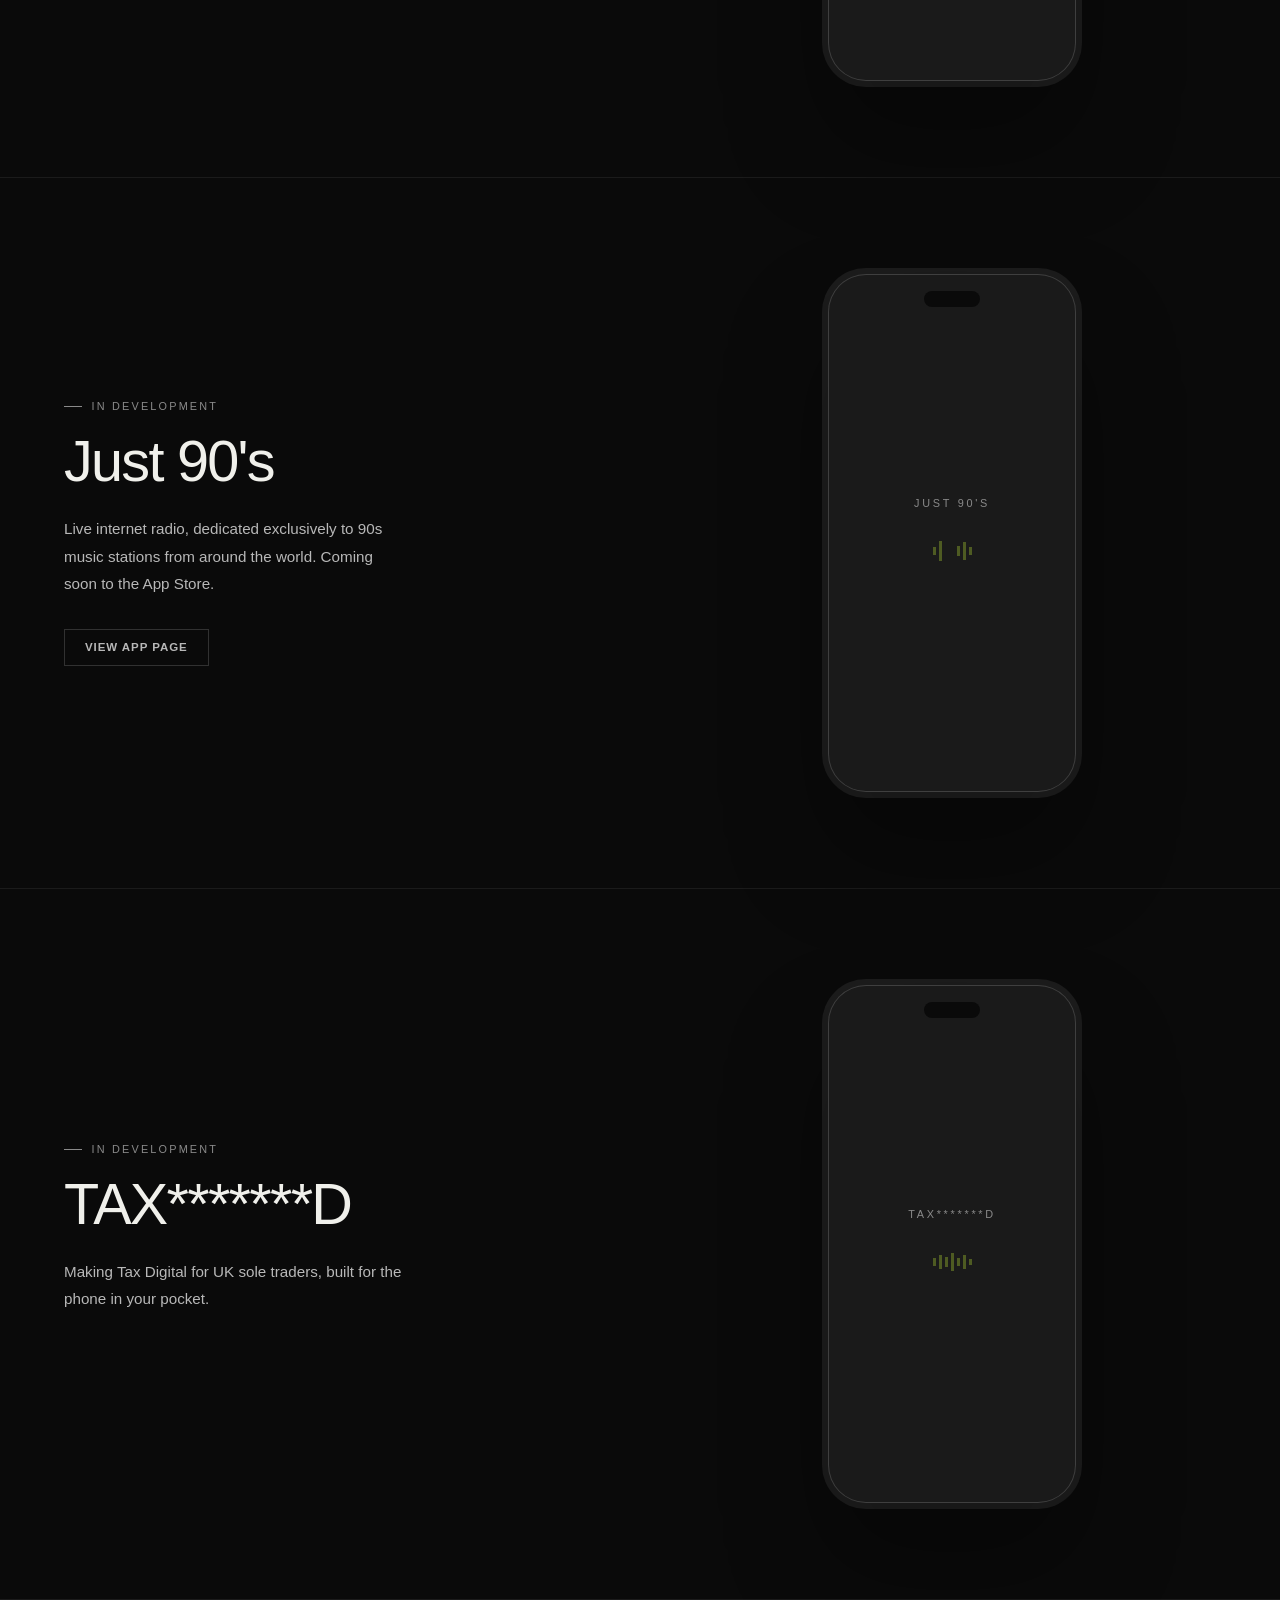
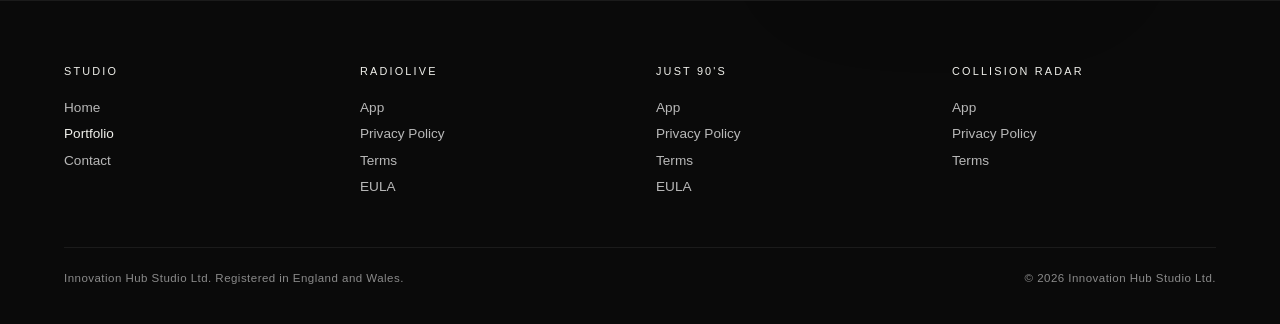
<file: portfolio.html>
<!DOCTYPE html>
<html lang="en" data-theme="dark">
<head>
<meta charset="UTF-8">
<meta name="viewport" content="width=device-width, initial-scale=1.0">
<meta http-equiv="Content-Security-Policy" content="default-src 'self'; script-src 'self'; style-src 'self' 'unsafe-inline'; img-src 'self' data: https://upload.wikimedia.org; connect-src 'self' https://formspree.io; form-action 'self' https://formspree.io; base-uri 'self'; object-src 'none'">
<meta name="referrer" content="strict-origin-when-cross-origin">
<title>Portfolio | Innovation Hub Studio</title>
<meta name="description" content="Every product Innovation Hub Studio has shipped across mobile, web and the browser.">
<link rel="canonical" href="https://innovationhubstudio.co.uk/portfolio.html">
<meta property="og:type" content="website">
<meta property="og:site_name" content="Innovation Hub Studio">
<meta property="og:title" content="Portfolio | Innovation Hub Studio">
<meta property="og:description" content="Every product Innovation Hub Studio has shipped across mobile, web and the browser.">
<meta property="og:url" content="https://innovationhubstudio.co.uk/portfolio.html">
<meta property="og:image" content="https://innovationhubstudio.co.uk/images/logo3.png">
<meta name="twitter:card" content="summary_large_image">
<meta name="theme-color" content="#0a0a0a">
<link rel="icon" type="image/png" href="images/logo3transparent.png">
<link rel="apple-touch-icon" href="images/logo3transparent.png">
<link rel="stylesheet" href="assets/site.css">
<link rel="stylesheet" href="assets/portfolio.css">
<script src="assets/site.js"></script>
</head>
<body>

<a class="skip-link" href="#main">Skip to content</a>

<nav class="site-nav" id="nav" aria-label="Main">
  <div class="nav-inner">
    <a href="index.html" class="nav-logo"><img src="images/logo3transparent.png" alt="" width="52" height="52"><span>Innovation Hub Studio</span></a>
    <ul class="nav-links">
      <li><a href="index.html">Home</a></li>
      <li><a href="radio-app.html">RadioLive</a></li>
      <li><a href="just90s.html">Just 90's</a></li>
      <li><a href="collision-radar.html">Collision Radar</a></li>
      <li><a href="portfolio.html" aria-current="page">Portfolio</a></li>
    </ul>
    <div class="nav-right">
      <button class="theme-toggle" id="themeBtn" type="button" aria-label="Switch colour theme"><svg class="icon-sun" viewBox="0 0 24 24" aria-hidden="true"><circle cx="12" cy="12" r="5"/><line x1="12" y1="1" x2="12" y2="3"/><line x1="12" y1="21" x2="12" y2="23"/><line x1="4.22" y1="4.22" x2="5.64" y2="5.64"/><line x1="18.36" y1="18.36" x2="19.78" y2="19.78"/><line x1="1" y1="12" x2="3" y2="12"/><line x1="21" y1="12" x2="23" y2="12"/><line x1="4.22" y1="19.78" x2="5.64" y2="18.36"/><line x1="18.36" y1="5.64" x2="19.78" y2="4.22"/></svg><svg class="icon-moon" viewBox="0 0 24 24" aria-hidden="true"><path d="M21 12.79A9 9 0 1 1 11.21 3 7 7 0 0 0 21 12.79z"/></svg></button>
      <a href="index.html#contact" class="nav-cta">Contact</a>
      <button class="mob-btn" id="mobBtn" type="button" aria-label="Menu" aria-expanded="false" aria-controls="navMobile"><span></span><span></span><span></span></button>
    </div>
  </div>
</nav>

<div class="nav-mobile" id="navMobile" hidden>
  <a href="index.html">Home</a>
  <a href="radio-app.html">RadioLive</a>
  <a href="just90s.html">Just 90's</a>
  <a href="collision-radar.html">Collision Radar</a>
  <a href="portfolio.html" aria-current="page">Portfolio</a>
  <a href="index.html#contact" class="m-cta">Contact</a>
</div>

<main id="main">

<section class="pagehero" aria-label="Portfolio introduction">
  <div class="pagehero-inner">
    <div class="hero-kicker">Studio · UK</div>
    <h1>Everything<br>we've shipped.</h1>
    <p>Eight products across mobile, web, and the browser. Some serve thousands of listeners, some serve a handful of freelancers who needed one specific thing done properly.</p>

    <div class="hero-meta">
      <div class="hero-stat">
        <div class="hero-stat-n">8</div>
        <div class="hero-stat-l">Products built</div>
      </div>
      <div class="hero-stat">
        <div class="hero-stat-n">5</div>
        <div class="hero-stat-l">Live today</div>
      </div>
      <div class="hero-stat">
        <div class="hero-stat-n">4</div>
        <div class="hero-stat-l">Platforms</div>
      </div>
    </div>
  </div>
</section>

<!-- RADIOLIVE -->
<section class="section" id="app-radiolive" aria-label="RadioLive App">
  <div class="container">
    <div class="showcase">
      <div class="r">
        <p class="app-label">Live</p>
        <h2 class="app-name">RadioLive</h2>
        <p class="app-desc">Over 1000 radio stations from across the globe, streamed through one refined application. The studio's flagship product.</p>
        <div class="app-badges">
          <a class="store-badge" href="https://apps.apple.com/us/app/radiolive-app/id6781333086" rel="noopener"><img src="https://upload.wikimedia.org/wikipedia/commons/3/3c/Download_on_the_App_Store_Badge.svg" alt="Download on the App Store" height="40"></a>
          <a class="store-badge" href="https://play.google.com/store/apps/details?id=com.innovationhubstudio.radiolive" rel="noopener"><img src="https://upload.wikimedia.org/wikipedia/commons/7/78/Google_Play_Store_badge_EN.svg" alt="Get it on Google Play" height="40"></a>
          <a class="text-badge" href="https://radioliveapp.co.uk/#">View app page</a>
        </div>
      </div>
      <div class="phone-outer r r-d1">
        <div class="phone-frame">
          <div class="phone-notch"></div>
          <img class="phone-shot" src="images/radio4.jpeg" alt="RadioLive App screenshot" width="864" height="1939" loading="lazy" decoding="async">
          <div class="phone-fallback">
            <span class="phone-fallback-name">Radio Live</span>
            <div class="waveform">
              <span class="w6"></span><span class="w18"></span>
              <span class="w10"></span><span class="w28"></span>
              <span class="w14"></span><span class="w20"></span>
              <span class="w8"></span>
            </div>
          </div>
        </div>
      </div>
    </div>
  </div>
</section>

<!-- COLLISION RADAR -->
<section class="section" id="app-collision" aria-label="Collision Radar">
  <div class="container">
    <div class="showcase">
      <div class="r">
        <p class="app-label">Live</p>
        <h2 class="app-name">Collision Radar</h2>
        <p class="app-desc">Before you spend weeks building your app, find out what already exists. A niche-saturation checker for the app stores.</p>
        <div class="app-badges">
          <a class="store-badge" href="https://apps.apple.com/us/app/collision-radar/id6790017069" rel="noopener"><img src="https://upload.wikimedia.org/wikipedia/commons/3/3c/Download_on_the_App_Store_Badge.svg" alt="Download on the App Store" height="40"></a>
          <a class="store-badge" href="https://play.google.com/store/apps/details?id=com.innovationhubstudio.collisionradar" rel="noopener"><img src="https://upload.wikimedia.org/wikipedia/commons/7/78/Google_Play_Store_badge_EN.svg" alt="Get it on Google Play" height="40"></a>
          <a class="text-badge" href="collision-radar.html">View app page</a>
        </div>
      </div>
      <div class="phone-outer r r-d1">
        <div class="phone-frame">
          <div class="phone-notch"></div>
          <img class="phone-shot" src="images/IMG_2870.PNG" alt="Collision Radar App screenshot" width="1320" height="2868" loading="lazy" decoding="async">
          <div class="phone-fallback">
            <span class="phone-fallback-name">Collision Radar</span>
            <div class="waveform">
              <span class="w6"></span><span class="w18"></span>
              <span class="w10"></span><span class="w28"></span>
              <span class="w14"></span><span class="w20"></span>
              <span class="w8"></span>
            </div>
          </div>
        </div>
      </div>
    </div>
  </div>
</section>

<!-- STOCKAT -->
<section class="section" id="app-stockat" aria-label="Stockat">
  <div class="container">
    <div class="showcase">
      <div class="r">
        <p class="app-label">Live</p>
        <h2 class="app-name">Stockat</h2>
        <p class="app-desc">Inventory management built for people who sell through social media, not for people who live in spreadsheets.</p>
        <div class="app-badges">
          <span class="app-note">Store link coming soon</span>
        </div>
      </div>
      <div class="phone-outer r r-d1">
        <div class="phone-frame">
          <div class="phone-notch"></div>
          <div class="phone-fallback show">
            <span class="phone-fallback-name">Stockat</span>
            <div class="waveform still">
              <span class="w14"></span><span class="w22"></span>
              <span class="w10"></span><span class="w26"></span>
              <span class="w14"></span><span class="w20"></span>
              <span class="w12"></span>
            </div>
          </div>
        </div>
      </div>
    </div>
  </div>
</section>

<!-- TRACKER BLOCKER -->
<section class="section" id="app-trackerblocker" aria-label="Tracker Blocker">
  <div class="container">
    <div class="showcase">
      <div class="r">
        <p class="app-label">Live · Open source</p>
        <h2 class="app-name">Tracker Blocker</h2>
        <p class="app-desc">Blocks tracking pixels, strips URL trackers, detects cloaked trackers, and resists fingerprinting. Runs entirely on your device.</p>
        <div class="app-badges">
          <a class="text-badge primary" rel="noopener" href="https://chromewebstore.google.com/detail/tracker-blocker/bkehmkekkpijaflkififhgnpjmmcgfcj">Chrome Web Store</a>
          <a class="text-badge" rel="noopener" href="https://github.com/liviurhos/tracker-blocker">GitHub</a>
        </div>
      </div>
      <div class="phone-outer r r-d1">
        <div class="phone-frame">
          <div class="phone-notch"></div>
           <img class="phone-shot" src="images/trackerBlocker.jpeg" alt="Tracker Blocker browser extension screenshot" width="1320" height="2868" loading="lazy" decoding="async">
          <div class="phone-fallback">
            <span class="phone-fallback-name">Tracker Blocker</span>
            <div class="waveform">
              <span class="w6"></span><span class="w18"></span>
              <span class="w10"></span><span class="w28"></span>
              <span class="w14"></span><span class="w20"></span>
              <span class="w8"></span>
            </div>
          </div>
        </div>
      </div>
    </div>
  </div>
</section>

<!-- SILENTSHIELD -->
<section class="section" id="app-silentshield" aria-label="SilentShield">
  <div class="container">
    <div class="showcase">
      <div class="r">
        <p class="app-label">Live</p>
        <h2 class="app-name">SilentShield</h2>
        <p class="app-desc">Silently removes cookie banners, consent overlays, and full-screen popup takeovers as you browse. Runs entirely locally.</p>
        <div class="app-badges">
          <a class="text-badge primary" rel="noopener" href="https://chromewebstore.google.com/detail/silentshield/lobggbmnoohgmmioabjeljfhecdpbjmg">Chrome Web Store</a>
        </div>
      </div>
      <div class="phone-outer r r-d1">
        <div class="phone-frame">
          <div class="phone-notch"></div>
           <img class="phone-shot" src="images/SilentShield.jpeg" alt="Silent Shield browser extension screenshot" width="1320" height="2868" loading="lazy" decoding="async">
          <div class="phone-fallback">
            <span class="phone-fallback-name">SilentShield</span>
            <div class="waveform">
              <span class="w6"></span><span class="w18"></span>
              <span class="w10"></span><span class="w28"></span>
              <span class="w14"></span><span class="w20"></span>
              <span class="w8"></span>
            </div>
          </div>
        </div>
      </div>
    </div>
  </div>
</section>

<!-- DECLAROPFA -->
<section class="section" id="app-declaropfa" aria-label="DeclaRoPFA">
  <div class="container">
    <div class="showcase">
      <div class="r">
        <p class="app-label muted">In beta</p>
        <h2 class="app-name">DeclaRoPFA</h2>
        <p class="app-desc">Tax and bookkeeping for Romanian PFA freelancers, in testing with real users on iOS and Android.</p>
        <div class="app-badges">
          <span class="app-note">Testing on TestFlight and Google Play internal testing</span>
        </div>
      </div>
      <div class="phone-outer r r-d1">
        <div class="phone-frame">
          <div class="phone-notch"></div>
          <div class="phone-fallback show">
            <span class="phone-fallback-name">DeclaRoPFA</span>
            <div class="waveform still">
              <span class="w10"></span><span class="w16"></span>
              <span class="w8"></span><span class="w22"></span>
              <span class="w12"></span><span class="w16"></span>
              <span class="w10"></span>
            </div>
          </div>
        </div>
      </div>
    </div>
  </div>
</section>

<!-- JUST 90'S -->
<section class="section" id="app-just90s" aria-label="Just 90's">
  <div class="container">
    <div class="showcase">
      <div class="r">
        <p class="app-label muted">In development</p>
        <h2 class="app-name">Just 90's</h2>
        <p class="app-desc">Live internet radio, dedicated exclusively to 90s music stations from around the world. Coming soon to the App Store.</p>
        <div class="app-badges">
          <a class="text-badge" href="just90s.html">View app page</a>
        </div>
      </div>
      <div class="phone-outer r r-d1">
        <div class="phone-frame">
          <div class="phone-notch"></div>
          <div class="phone-fallback show">
            <span class="phone-fallback-name">Just 90's</span>
            <div class="waveform still">
              <span class="w8"></span><span class="w20"></span>
              <span class="w12"></span><span class="w24"></span>
              <span class="w10"></span><span class="w18"></span>
              <span class="w8"></span>
            </div>
          </div>
        </div>
      </div>
    </div>
  </div>
</section>

<!-- TAX*******D -->
<section class="section" id="app-tax" aria-label="Tax App">
  <div class="container">
    <div class="showcase">
      <div class="r">
        <p class="app-label muted">In development</p>
        <h2 class="app-name">TAX*******D</h2>
        <p class="app-desc">Making Tax Digital for UK sole traders, built for the phone in your pocket.</p>
      </div>
      <div class="phone-outer r r-d1">
        <div class="phone-frame">
          <div class="phone-notch"></div>
          <div class="phone-fallback show">
            <span class="phone-fallback-name">TAX*******D</span>
            <div class="waveform still">
              <span class="w8"></span><span class="w14"></span>
              <span class="w10"></span><span class="w18"></span>
              <span class="w8"></span><span class="w14"></span>
              <span class="w6"></span>
            </div>
          </div>
        </div>
      </div>
    </div>
  </div>
</section>

</main>

<footer class="site-footer">
  <nav class="footer-cols" aria-label="Footer">
    <div class="footer-col">
      <h2>Studio</h2>
      <ul>
        <li><a href="index.html">Home</a></li>
        <li><a href="portfolio.html" aria-current="page">Portfolio</a></li>
        <li><a href="index.html#contact">Contact</a></li>
      </ul>
    </div>
    <div class="footer-col">
      <h2>RadioLive</h2>
      <ul>
        <li><a href="radio-app.html">App</a></li>
        <li><a href="privacy.html">Privacy Policy</a></li>
        <li><a href="terms.html">Terms</a></li>
        <li><a href="eula.html">EULA</a></li>
      </ul>
    </div>
    <div class="footer-col">
      <h2>Just 90's</h2>
      <ul>
        <li><a href="just90s.html">App</a></li>
        <li><a href="just90s-privacy.html">Privacy Policy</a></li>
        <li><a href="just90s-terms.html">Terms</a></li>
        <li><a href="just90s-eula.html">EULA</a></li>
      </ul>
    </div>
    <div class="footer-col">
      <h2>Collision Radar</h2>
      <ul>
        <li><a href="collision-radar.html">App</a></li>
        <li><a href="collision-radar-privacy.html">Privacy Policy</a></li>
        <li><a href="collision-radar-terms.html">Terms</a></li>
      </ul>
    </div>
  </nav>
  <div class="footer-base">
    <span>Innovation Hub Studio Ltd. Registered in England and Wales.</span>
    <span>&copy; 2026 Innovation Hub Studio Ltd.</span>
  </div>
</footer>

</body>
</html>
</file>
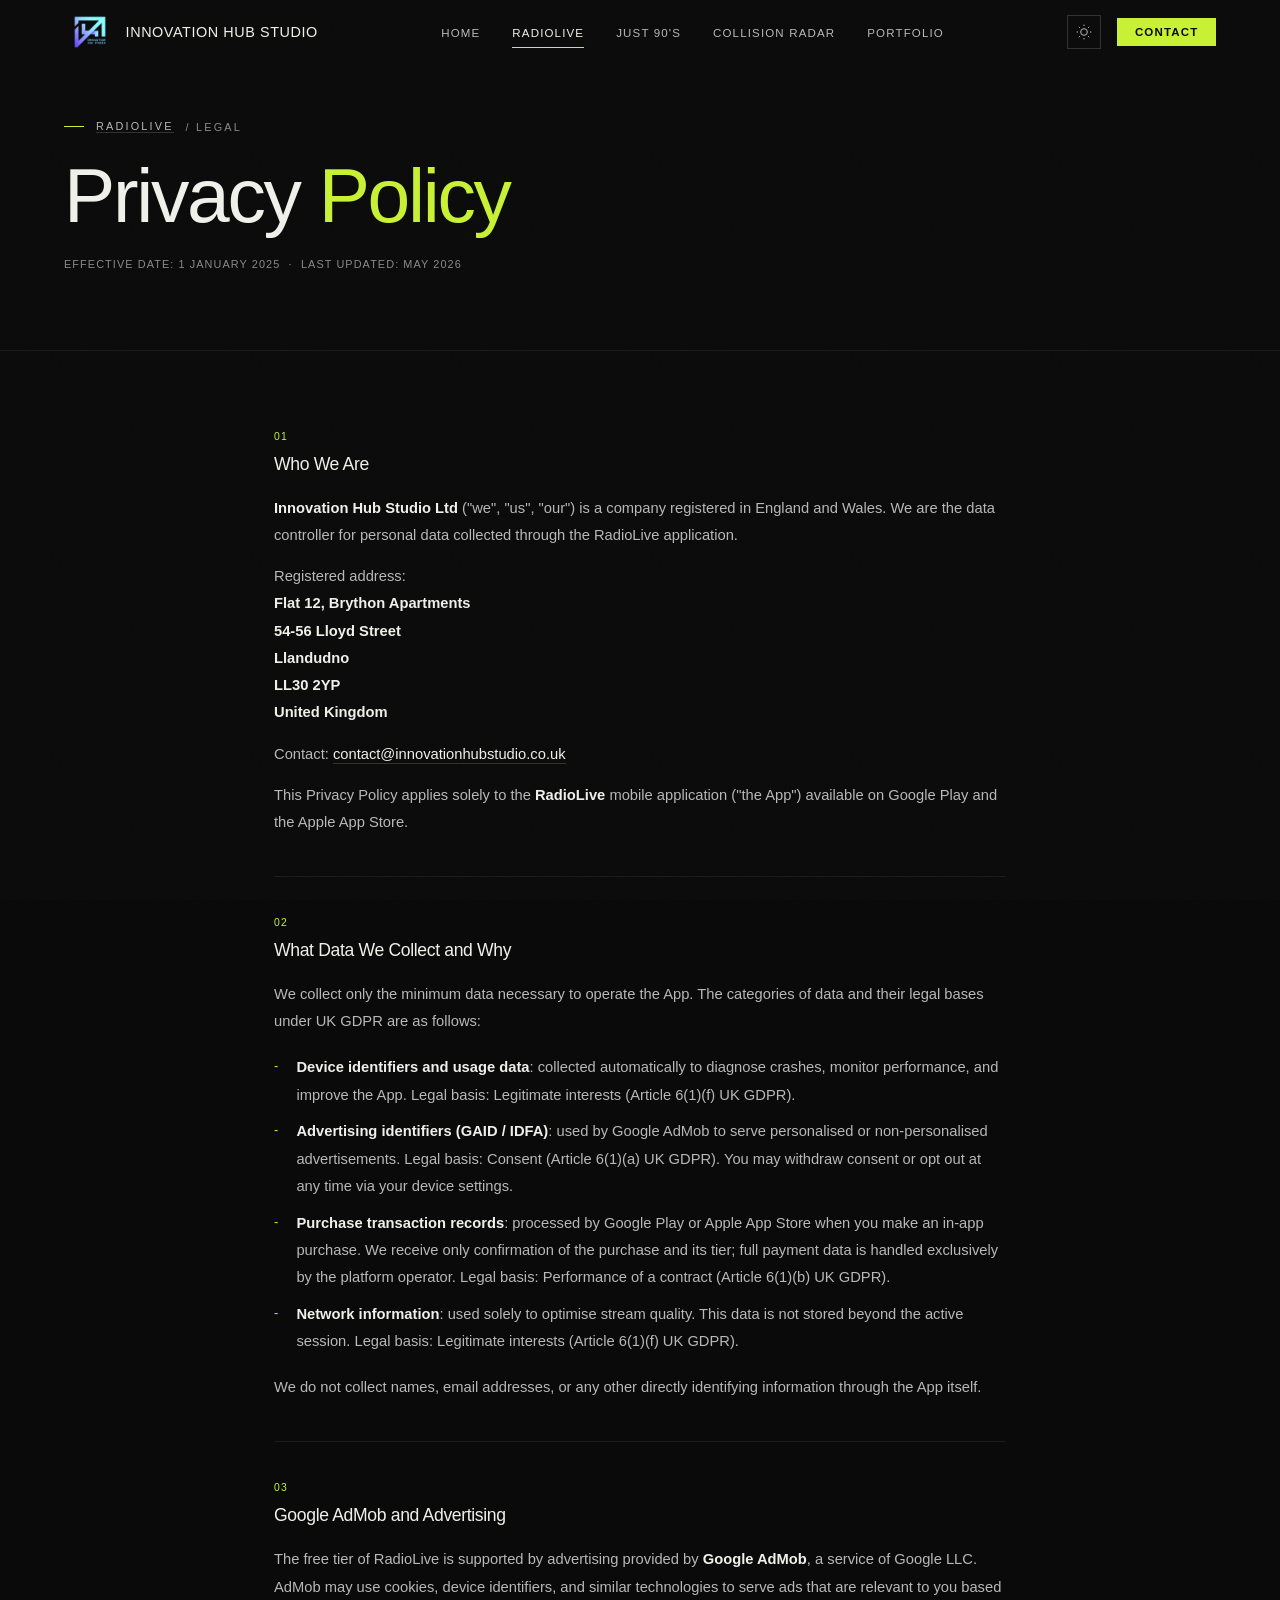
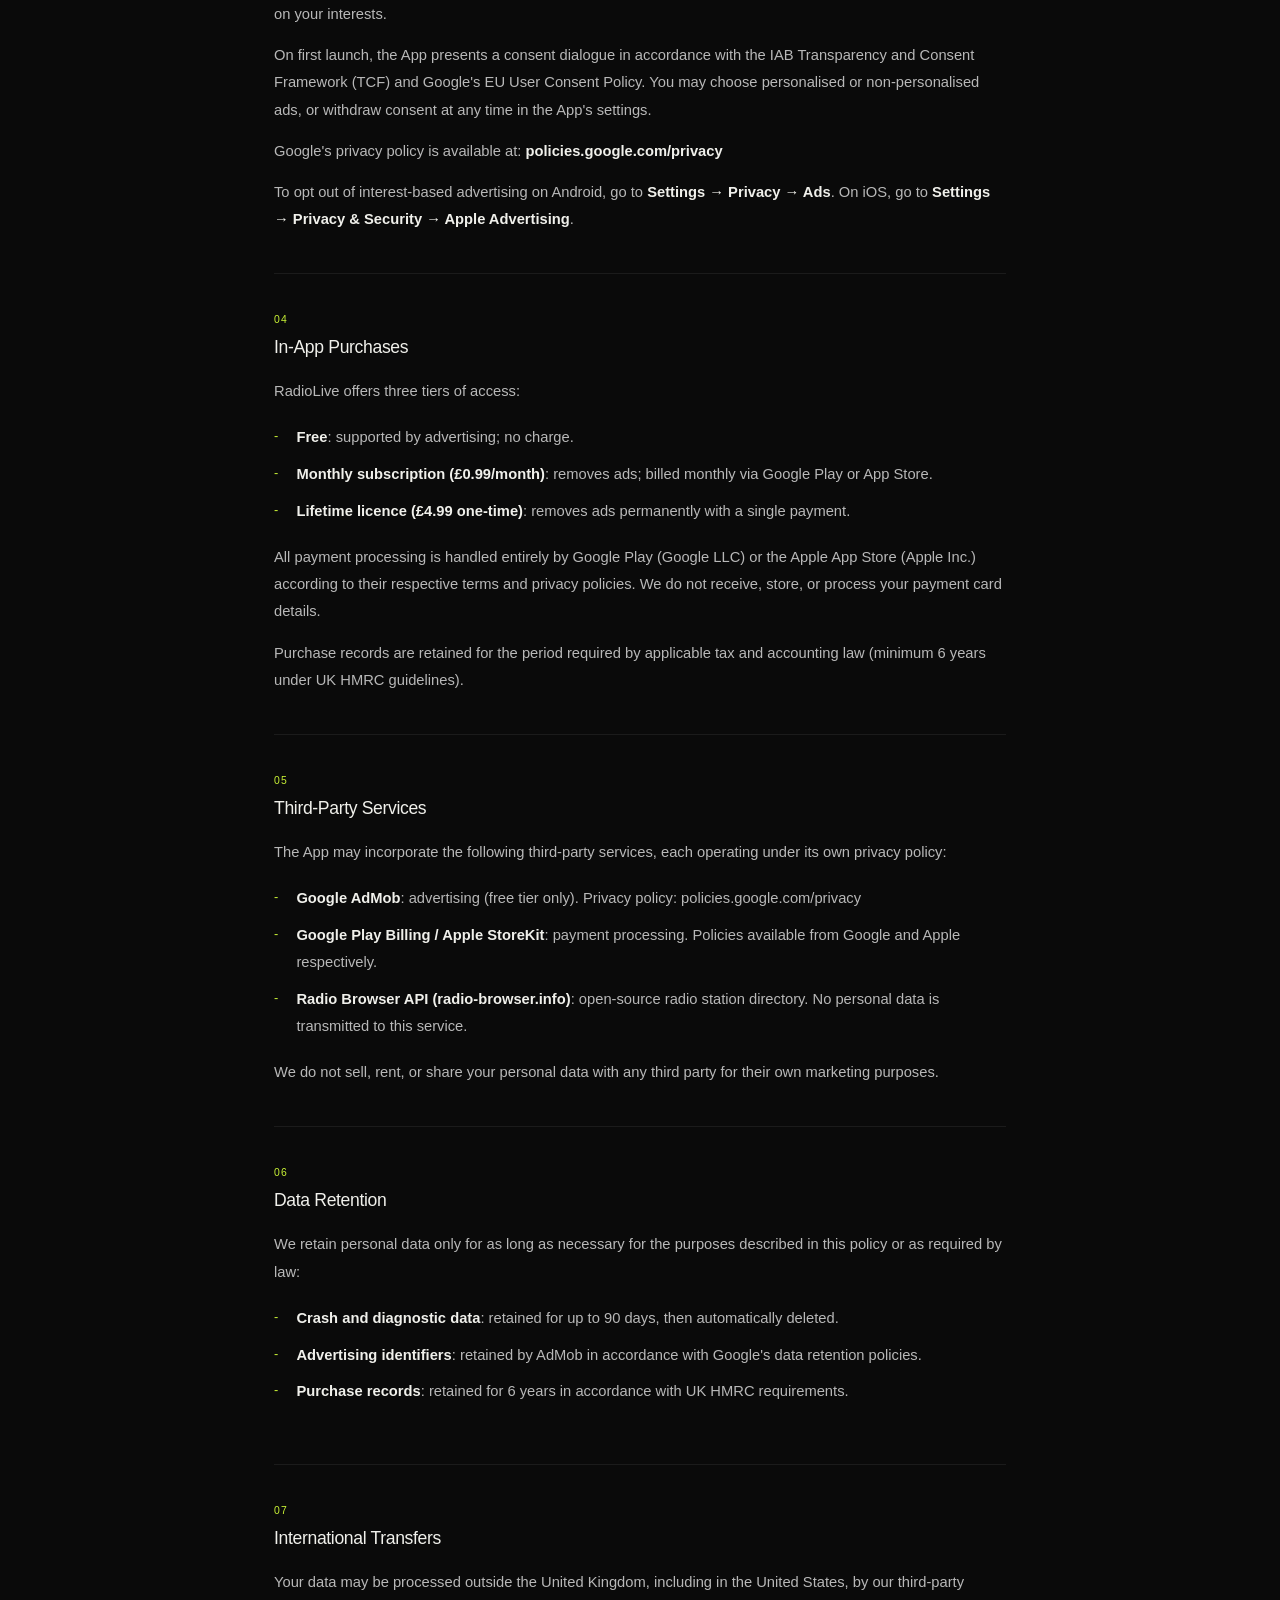
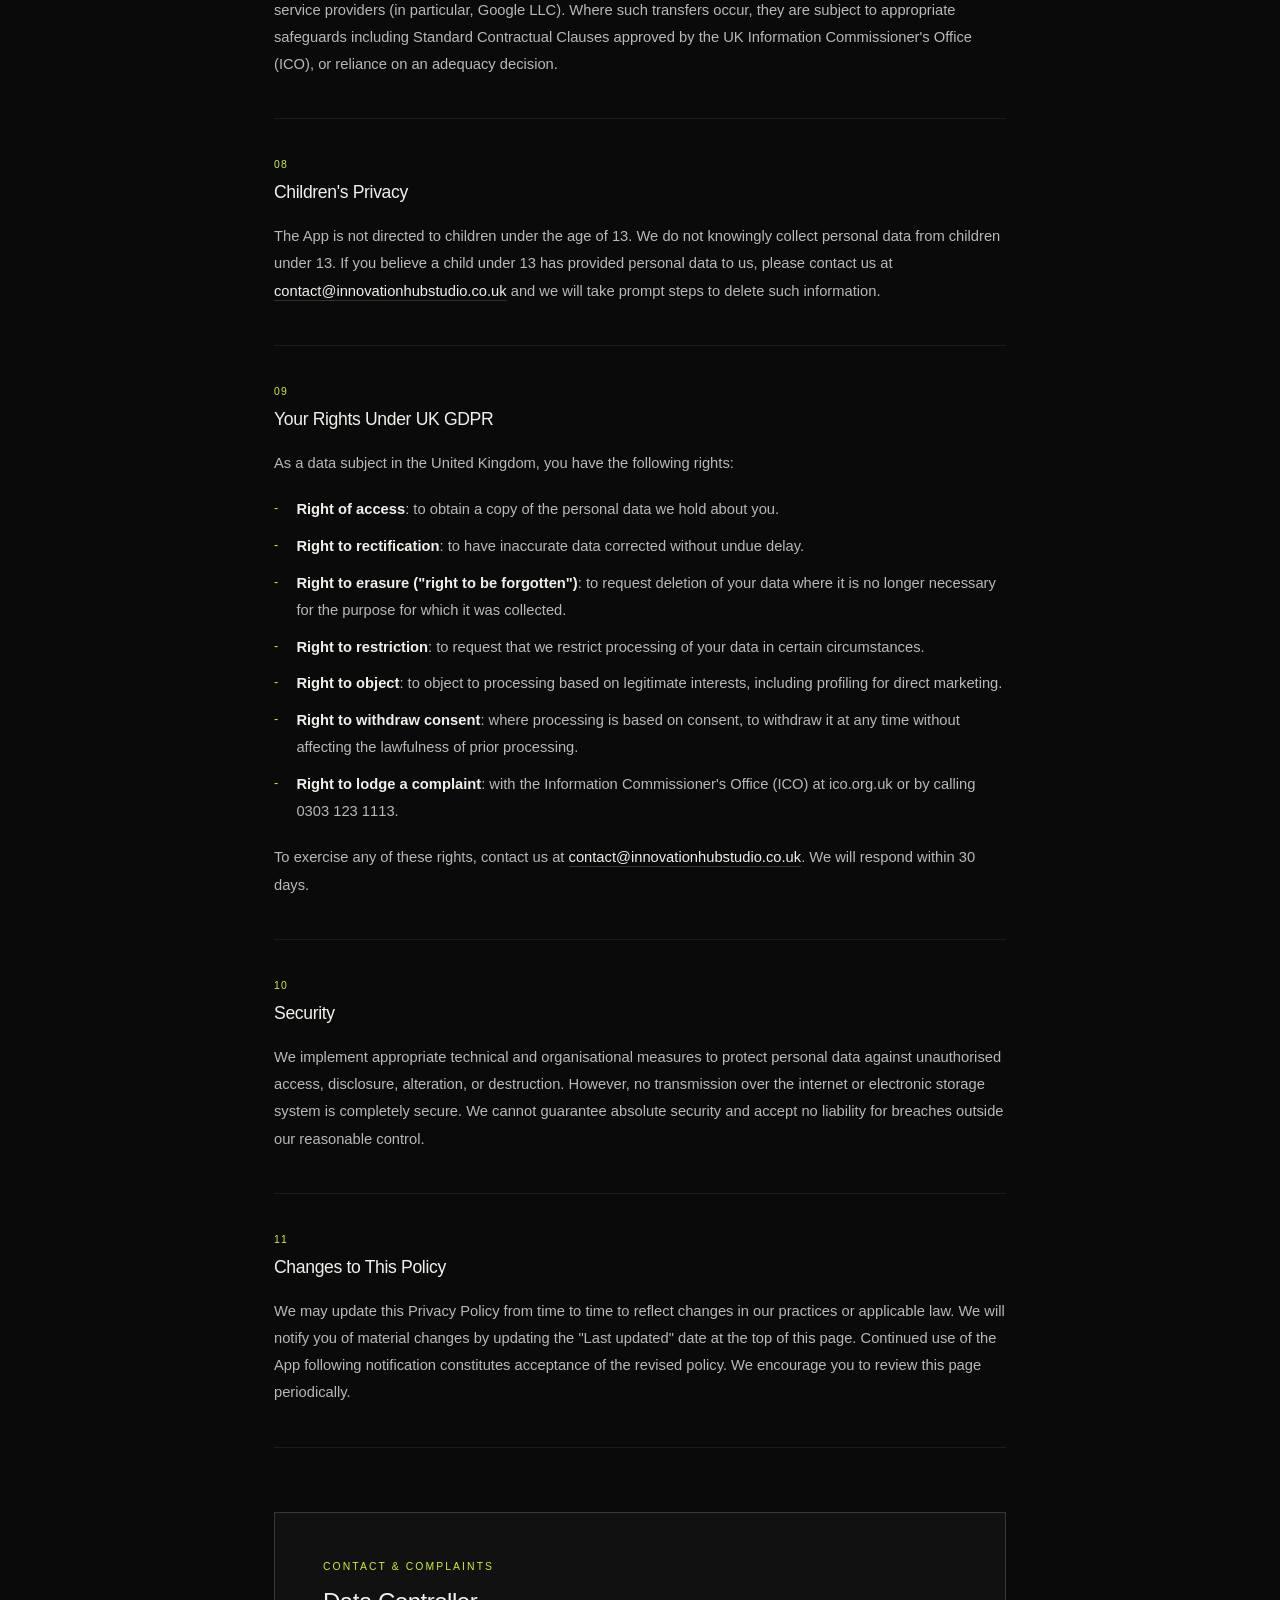
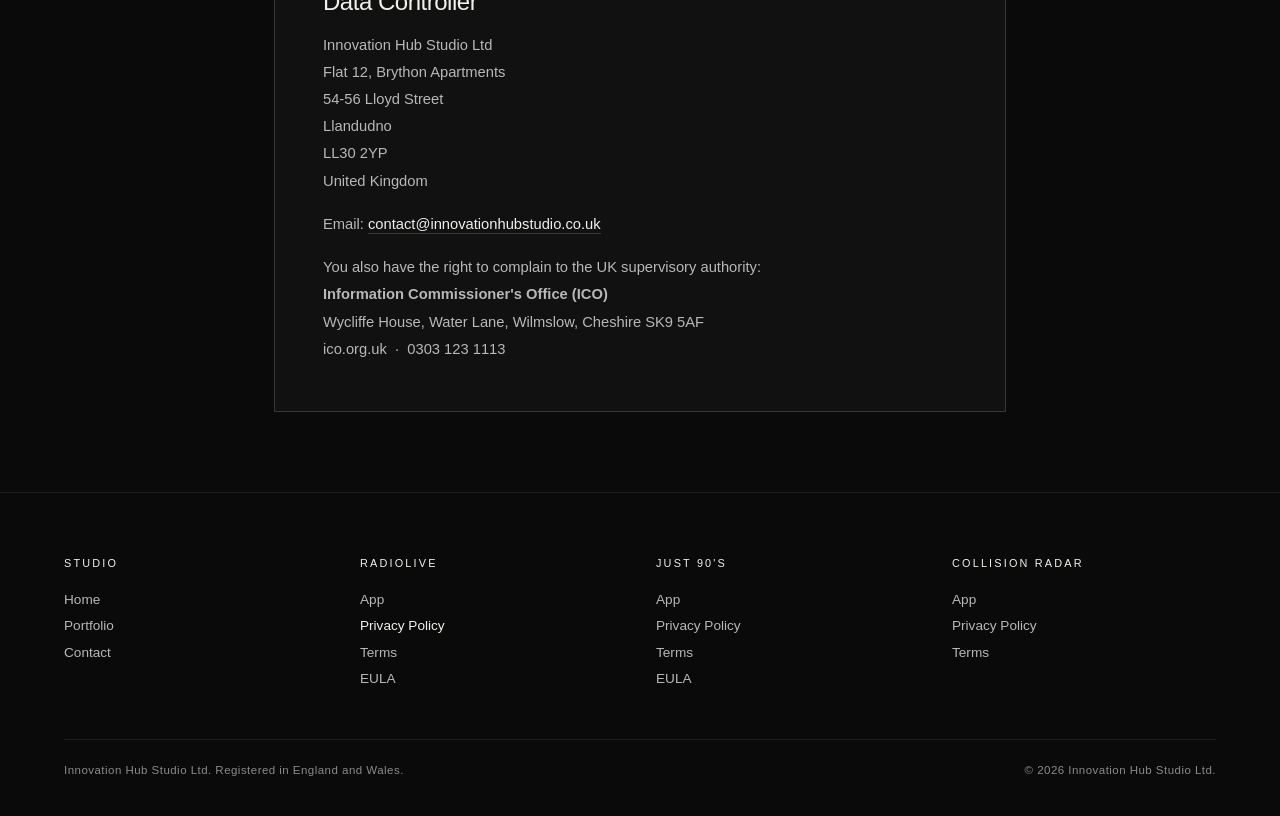
<file: privacy.html>
<!DOCTYPE html>
<html lang="en" data-theme="dark">
<head>
<meta charset="UTF-8">
<meta name="viewport" content="width=device-width, initial-scale=1.0">
<meta http-equiv="Content-Security-Policy" content="default-src 'self'; script-src 'self'; style-src 'self' 'unsafe-inline'; img-src 'self' data: https://upload.wikimedia.org; connect-src 'self' https://formspree.io; form-action 'self' https://formspree.io; base-uri 'self'; object-src 'none'">
<meta name="referrer" content="strict-origin-when-cross-origin">
<title>RadioLive Privacy Policy | Innovation Hub Studio</title>
<meta name="description" content="Privacy Policy for the RadioLive app by Innovation Hub Studio Ltd.">
<link rel="canonical" href="https://innovationhubstudio.co.uk/privacy.html">
<meta property="og:type" content="website">
<meta property="og:site_name" content="Innovation Hub Studio">
<meta property="og:title" content="RadioLive Privacy Policy | Innovation Hub Studio">
<meta property="og:description" content="Privacy Policy for the RadioLive app by Innovation Hub Studio Ltd.">
<meta property="og:url" content="https://innovationhubstudio.co.uk/privacy.html">
<meta property="og:image" content="https://innovationhubstudio.co.uk/images/logo3.png">
<meta name="twitter:card" content="summary_large_image">
<meta name="theme-color" content="#0a0a0a">
<link rel="icon" type="image/png" href="images/logo3transparent.png">
<link rel="apple-touch-icon" href="images/logo3transparent.png">
<link rel="stylesheet" href="assets/site.css">
<link rel="stylesheet" href="assets/legal.css">
<script src="assets/site.js"></script>
</head>
<body>

<a class="skip-link" href="#main">Skip to content</a>

<nav class="site-nav" id="nav" aria-label="Main">
  <div class="nav-inner">
    <a href="index.html" class="nav-logo"><img src="images/logo3transparent.png" alt="" width="52" height="52"><span>Innovation Hub Studio</span></a>
    <ul class="nav-links">
      <li><a href="index.html">Home</a></li>
      <li><a href="radio-app.html" class="active">RadioLive</a></li>
      <li><a href="just90s.html">Just 90's</a></li>
      <li><a href="collision-radar.html">Collision Radar</a></li>
      <li><a href="portfolio.html">Portfolio</a></li>
    </ul>
    <div class="nav-right">
      <button class="theme-toggle" id="themeBtn" type="button" aria-label="Switch colour theme"><svg class="icon-sun" viewBox="0 0 24 24" aria-hidden="true"><circle cx="12" cy="12" r="5"/><line x1="12" y1="1" x2="12" y2="3"/><line x1="12" y1="21" x2="12" y2="23"/><line x1="4.22" y1="4.22" x2="5.64" y2="5.64"/><line x1="18.36" y1="18.36" x2="19.78" y2="19.78"/><line x1="1" y1="12" x2="3" y2="12"/><line x1="21" y1="12" x2="23" y2="12"/><line x1="4.22" y1="19.78" x2="5.64" y2="18.36"/><line x1="18.36" y1="5.64" x2="19.78" y2="4.22"/></svg><svg class="icon-moon" viewBox="0 0 24 24" aria-hidden="true"><path d="M21 12.79A9 9 0 1 1 11.21 3 7 7 0 0 0 21 12.79z"/></svg></button>
      <a href="index.html#contact" class="nav-cta">Contact</a>
      <button class="mob-btn" id="mobBtn" type="button" aria-label="Menu" aria-expanded="false" aria-controls="navMobile"><span></span><span></span><span></span></button>
    </div>
  </div>
</nav>

<div class="nav-mobile" id="navMobile" hidden>
  <a href="index.html">Home</a>
  <a href="radio-app.html" class="active">RadioLive</a>
  <a href="just90s.html">Just 90's</a>
  <a href="collision-radar.html">Collision Radar</a>
  <a href="portfolio.html">Portfolio</a>
  <a href="index.html#contact" class="m-cta">Contact</a>
</div>

<main id="main">

<header class="page-header" aria-label="Privacy Policy">
  <div class="page-header-inner">
    <div class="page-kicker"><a href="radio-app.html">RadioLive</a> / Legal</div>
    <h1 class="page-title">Privacy <span class="hl">Policy</span></h1>
    <p class="page-meta">Effective date: 1 January 2025 &nbsp;·&nbsp; Last updated: May 2026</p>
  </div>
</header>

<div class="content">

  <div class="policy-block r">
    <div class="policy-num">01</div>
    <h2>Who We Are</h2>
    <p><strong>Innovation Hub Studio Ltd</strong> ("we", "us", "our") is a company registered in England and Wales. We are the data controller for personal data collected through the RadioLive application.</p>
    <p>Registered address:<br><strong>
      Flat 12, Brython Apartments<br>
      54-56 Lloyd Street<br>
      Llandudno<br>
      LL30 2YP<br>
      United Kingdom</strong></p>
    <p>Contact: <a href="mailto:contact@innovationhubstudio.co.uk" class="tl">contact@innovationhubstudio.co.uk</a></p>
    <p>This Privacy Policy applies solely to the <strong>RadioLive</strong> mobile application ("the App") available on Google Play and the Apple App Store.</p>
  </div>

  <div class="policy-block r r-d1">
    <div class="policy-num">02</div>
    <h2>What Data We Collect and Why</h2>
    <p>We collect only the minimum data necessary to operate the App. The categories of data and their legal bases under UK GDPR are as follows:</p>
    <ul>
      <li><strong>Device identifiers and usage data</strong>: collected automatically to diagnose crashes, monitor performance, and improve the App. Legal basis: Legitimate interests (Article 6(1)(f) UK GDPR).</li>
      <li><strong>Advertising identifiers (GAID / IDFA)</strong>: used by Google AdMob to serve personalised or non-personalised advertisements. Legal basis: Consent (Article 6(1)(a) UK GDPR). You may withdraw consent or opt out at any time via your device settings.</li>
      <li><strong>Purchase transaction records</strong>: processed by Google Play or Apple App Store when you make an in-app purchase. We receive only confirmation of the purchase and its tier; full payment data is handled exclusively by the platform operator. Legal basis: Performance of a contract (Article 6(1)(b) UK GDPR).</li>
      <li><strong>Network information</strong>: used solely to optimise stream quality. This data is not stored beyond the active session. Legal basis: Legitimate interests (Article 6(1)(f) UK GDPR).</li>
    </ul>
    <p>We do not collect names, email addresses, or any other directly identifying information through the App itself.</p>
  </div>

  <div class="policy-block r">
    <div class="policy-num">03</div>
    <h2>Google AdMob and Advertising</h2>
    <p>The free tier of RadioLive is supported by advertising provided by <strong>Google AdMob</strong>, a service of Google LLC. AdMob may use cookies, device identifiers, and similar technologies to serve ads that are relevant to you based on your interests.</p>
    <p>On first launch, the App presents a consent dialogue in accordance with the IAB Transparency and Consent Framework (TCF) and Google's EU User Consent Policy. You may choose personalised or non-personalised ads, or withdraw consent at any time in the App's settings.</p>
    <p>Google's privacy policy is available at: <strong>policies.google.com/privacy</strong></p>
    <p>To opt out of interest-based advertising on Android, go to <strong>Settings → Privacy → Ads</strong>. On iOS, go to <strong>Settings → Privacy & Security → Apple Advertising</strong>.</p>
  </div>

  <div class="policy-block r r-d1">
    <div class="policy-num">04</div>
    <h2>In-App Purchases</h2>
    <p>RadioLive offers three tiers of access:</p>
    <ul>
      <li><strong>Free</strong>: supported by advertising; no charge.</li>
      <li><strong>Monthly subscription (£0.99/month)</strong>: removes ads; billed monthly via Google Play or App Store.</li>
      <li><strong>Lifetime licence (£4.99 one-time)</strong>: removes ads permanently with a single payment.</li>
    </ul>
    <p>All payment processing is handled entirely by Google Play (Google LLC) or the Apple App Store (Apple Inc.) according to their respective terms and privacy policies. We do not receive, store, or process your payment card details.</p>
    <p>Purchase records are retained for the period required by applicable tax and accounting law (minimum 6 years under UK HMRC guidelines).</p>
  </div>

  <div class="policy-block r">
    <div class="policy-num">05</div>
    <h2>Third-Party Services</h2>
    <p>The App may incorporate the following third-party services, each operating under its own privacy policy:</p>
    <ul>
      <li><strong>Google AdMob</strong>: advertising (free tier only). Privacy policy: policies.google.com/privacy</li>
      <li><strong>Google Play Billing / Apple StoreKit</strong>: payment processing. Policies available from Google and Apple respectively.</li>
      <li><strong>Radio Browser API (radio-browser.info)</strong>: open-source radio station directory. No personal data is transmitted to this service.</li>
    </ul>
    <p>We do not sell, rent, or share your personal data with any third party for their own marketing purposes.</p>
  </div>

  <div class="policy-block r r-d1">
    <div class="policy-num">06</div>
    <h2>Data Retention</h2>
    <p>We retain personal data only for as long as necessary for the purposes described in this policy or as required by law:</p>
    <ul>
      <li><strong>Crash and diagnostic data</strong>: retained for up to 90 days, then automatically deleted.</li>
      <li><strong>Advertising identifiers</strong>: retained by AdMob in accordance with Google's data retention policies.</li>
      <li><strong>Purchase records</strong>: retained for 6 years in accordance with UK HMRC requirements.</li>
    </ul>
  </div>

  <div class="policy-block r">
    <div class="policy-num">07</div>
    <h2>International Transfers</h2>
    <p>Your data may be processed outside the United Kingdom, including in the United States, by our third-party service providers (in particular, Google LLC). Where such transfers occur, they are subject to appropriate safeguards including Standard Contractual Clauses approved by the UK Information Commissioner's Office (ICO), or reliance on an adequacy decision.</p>
  </div>

  <div class="policy-block r r-d1">
    <div class="policy-num">08</div>
    <h2>Children's Privacy</h2>
    <p>The App is not directed to children under the age of 13. We do not knowingly collect personal data from children under 13. If you believe a child under 13 has provided personal data to us, please contact us at <a href="mailto:contact@innovationhubstudio.co.uk" class="tl">contact@innovationhubstudio.co.uk</a> and we will take prompt steps to delete such information.</p>
  </div>

  <div class="policy-block r">
    <div class="policy-num">09</div>
    <h2>Your Rights Under UK GDPR</h2>
    <p>As a data subject in the United Kingdom, you have the following rights:</p>
    <ul>
      <li><strong>Right of access</strong>: to obtain a copy of the personal data we hold about you.</li>
      <li><strong>Right to rectification</strong>: to have inaccurate data corrected without undue delay.</li>
      <li><strong>Right to erasure ("right to be forgotten")</strong>: to request deletion of your data where it is no longer necessary for the purpose for which it was collected.</li>
      <li><strong>Right to restriction</strong>: to request that we restrict processing of your data in certain circumstances.</li>
      <li><strong>Right to object</strong>: to object to processing based on legitimate interests, including profiling for direct marketing.</li>
      <li><strong>Right to withdraw consent</strong>: where processing is based on consent, to withdraw it at any time without affecting the lawfulness of prior processing.</li>
      <li><strong>Right to lodge a complaint</strong>: with the Information Commissioner's Office (ICO) at ico.org.uk or by calling 0303 123 1113.</li>
    </ul>
    <p>To exercise any of these rights, contact us at <a href="mailto:contact@innovationhubstudio.co.uk" class="tl">contact@innovationhubstudio.co.uk</a>. We will respond within 30 days.</p>
  </div>

  <div class="policy-block r r-d1">
    <div class="policy-num">10</div>
    <h2>Security</h2>
    <p>We implement appropriate technical and organisational measures to protect personal data against unauthorised access, disclosure, alteration, or destruction. However, no transmission over the internet or electronic storage system is completely secure. We cannot guarantee absolute security and accept no liability for breaches outside our reasonable control.</p>
  </div>

  <div class="policy-block r">
    <div class="policy-num">11</div>
    <h2>Changes to This Policy</h2>
    <p>We may update this Privacy Policy from time to time to reflect changes in our practices or applicable law. We will notify you of material changes by updating the "Last updated" date at the top of this page. Continued use of the App following notification constitutes acceptance of the revised policy. We encourage you to review this page periodically.</p>
  </div>

  <div class="contact-box r">
    <div class="contact-box-label">Contact &amp; Complaints</div>
    <h2>Data Controller</h2>
    <p>Innovation Hub Studio Ltd<br>
      Flat 12, Brython Apartments<br>
      54-56 Lloyd Street<br>
      Llandudno<br>
      LL30 2YP<br>
    United Kingdom</p>
    <p style="margin-top:1rem;">Email: <a href="mailto:contact@innovationhubstudio.co.uk">contact@innovationhubstudio.co.uk</a></p>
    <p style="margin-top:1rem;">You also have the right to complain to the UK supervisory authority:<br>
    <strong>Information Commissioner's Office (ICO)</strong><br>
    Wycliffe House, Water Lane, Wilmslow, Cheshire SK9 5AF<br>
    ico.org.uk &nbsp;·&nbsp; 0303 123 1113</p>
  </div>

</div>

</main>

<footer class="site-footer">
  <nav class="footer-cols" aria-label="Footer">
    <div class="footer-col">
      <h2>Studio</h2>
      <ul>
        <li><a href="index.html">Home</a></li>
        <li><a href="portfolio.html">Portfolio</a></li>
        <li><a href="index.html#contact">Contact</a></li>
      </ul>
    </div>
    <div class="footer-col">
      <h2>RadioLive</h2>
      <ul>
        <li><a href="radio-app.html">App</a></li>
        <li><a href="privacy.html" aria-current="page">Privacy Policy</a></li>
        <li><a href="terms.html">Terms</a></li>
        <li><a href="eula.html">EULA</a></li>
      </ul>
    </div>
    <div class="footer-col">
      <h2>Just 90's</h2>
      <ul>
        <li><a href="just90s.html">App</a></li>
        <li><a href="just90s-privacy.html">Privacy Policy</a></li>
        <li><a href="just90s-terms.html">Terms</a></li>
        <li><a href="just90s-eula.html">EULA</a></li>
      </ul>
    </div>
    <div class="footer-col">
      <h2>Collision Radar</h2>
      <ul>
        <li><a href="collision-radar.html">App</a></li>
        <li><a href="collision-radar-privacy.html">Privacy Policy</a></li>
        <li><a href="collision-radar-terms.html">Terms</a></li>
      </ul>
    </div>
  </nav>
  <div class="footer-base">
    <span>Innovation Hub Studio Ltd. Registered in England and Wales.</span>
    <span>&copy; 2026 Innovation Hub Studio Ltd.</span>
  </div>
</footer>

</body>
</html>
</file>
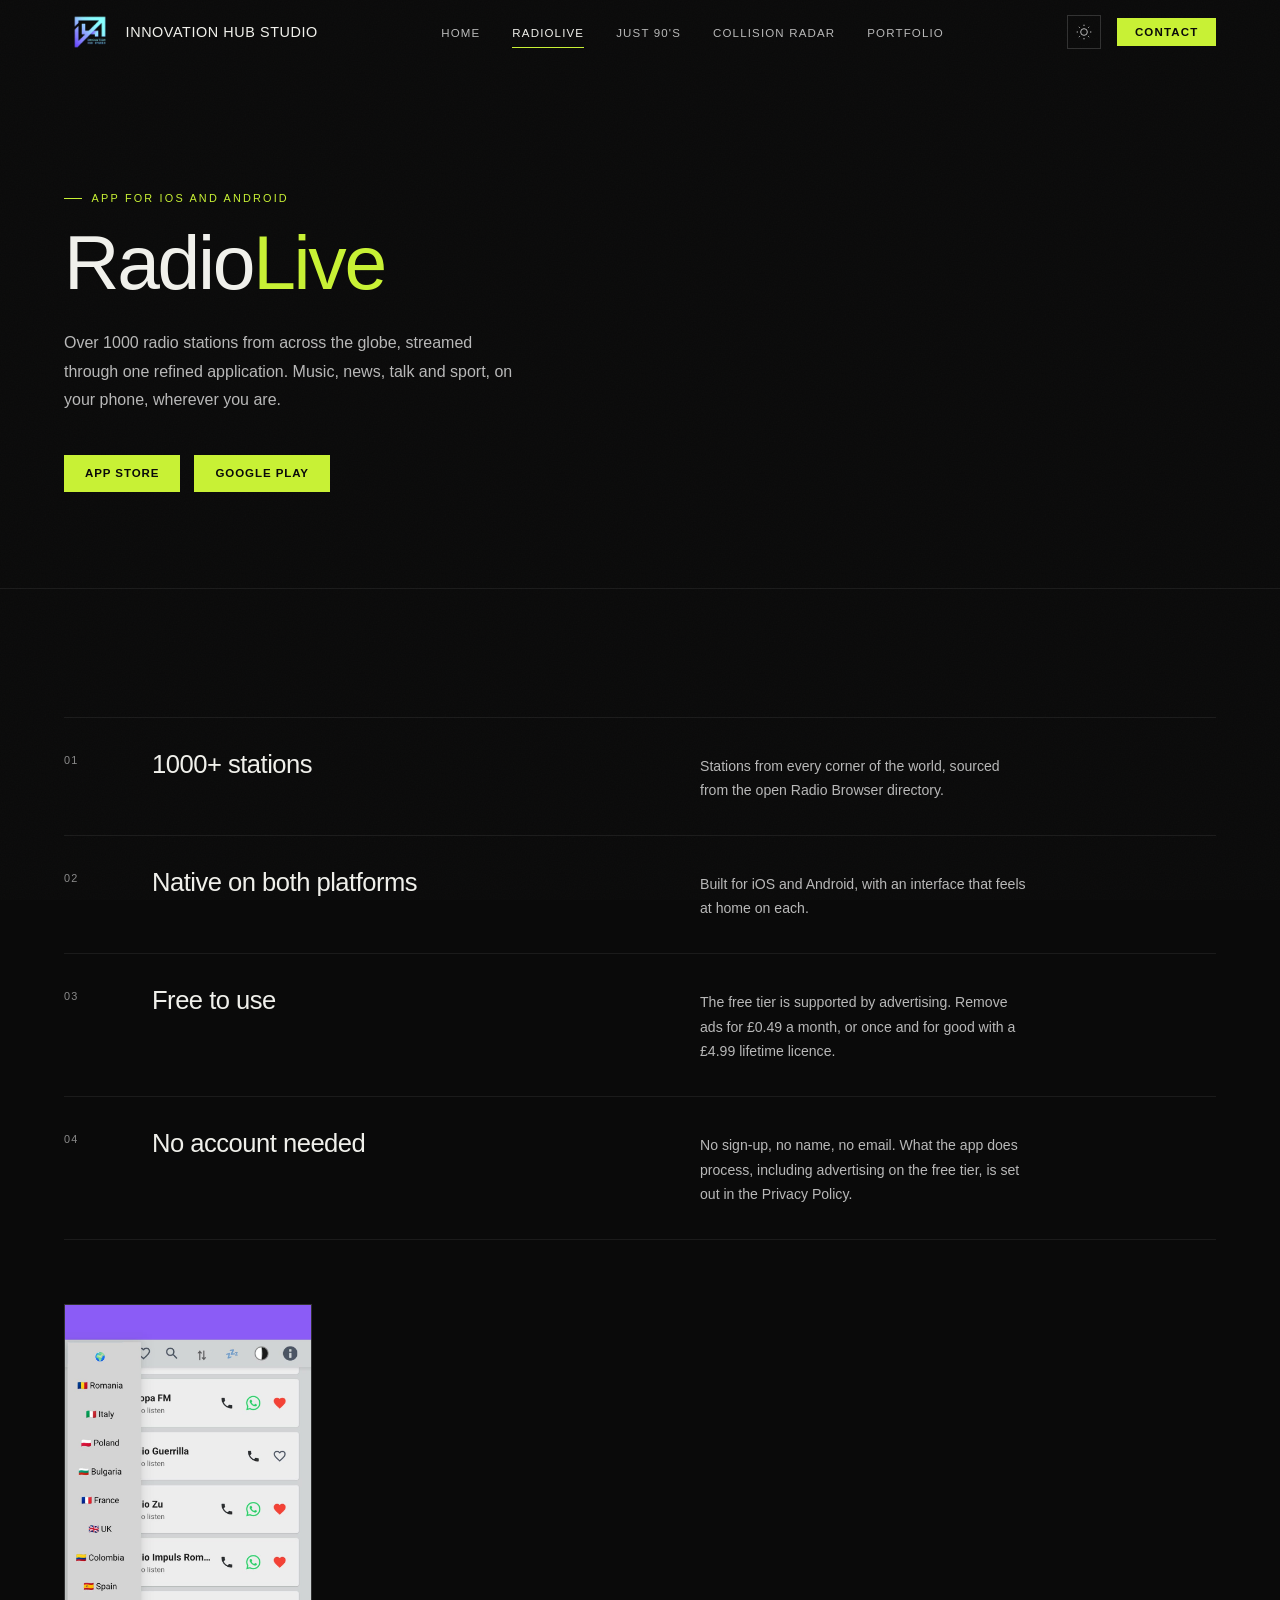
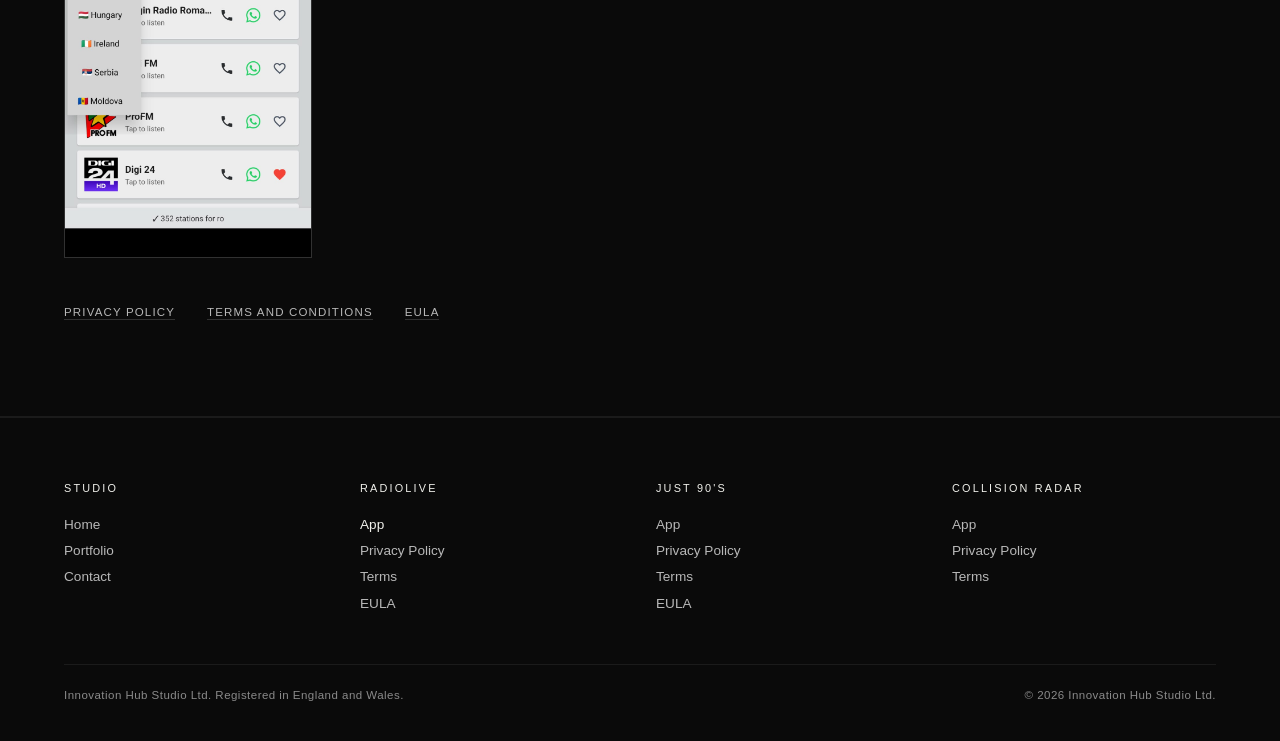
<file: radio-app.html>
<!DOCTYPE html>
<html lang="en" data-theme="dark">
<head>
<meta charset="UTF-8">
<meta name="viewport" content="width=device-width, initial-scale=1.0">
<meta http-equiv="Content-Security-Policy" content="default-src 'self'; script-src 'self'; style-src 'self' 'unsafe-inline'; img-src 'self' data: https://upload.wikimedia.org; connect-src 'self' https://formspree.io; form-action 'self' https://formspree.io; base-uri 'self'; object-src 'none'">
<meta name="referrer" content="strict-origin-when-cross-origin">
<title>RadioLive | Internet radio for iOS and Android</title>
<meta name="description" content="RadioLive streams over 1000 radio stations from around the world in one app. Available on the App Store and Google Play.">
<link rel="canonical" href="https://innovationhubstudio.co.uk/radio-app.html">
<meta property="og:type" content="website">
<meta property="og:site_name" content="Innovation Hub Studio">
<meta property="og:title" content="RadioLive | Internet radio for iOS and Android">
<meta property="og:description" content="RadioLive streams over 1000 radio stations from around the world in one app. Available on the App Store and Google Play.">
<meta property="og:url" content="https://innovationhubstudio.co.uk/radio-app.html">
<meta property="og:image" content="https://innovationhubstudio.co.uk/images/logo3.png">
<meta name="twitter:card" content="summary_large_image">
<meta name="theme-color" content="#0a0a0a">
<link rel="icon" type="image/png" href="images/logo3transparent.png">
<link rel="apple-touch-icon" href="images/logo3transparent.png">
<link rel="stylesheet" href="assets/site.css">
<link rel="stylesheet" href="assets/product.css">
<script src="assets/site.js"></script>
</head>
<body>

<a class="skip-link" href="#main">Skip to content</a>

<nav class="site-nav" id="nav" aria-label="Main">
  <div class="nav-inner">
    <a href="index.html" class="nav-logo"><img src="images/logo3transparent.png" alt="" width="52" height="52"><span>Innovation Hub Studio</span></a>
    <ul class="nav-links">
      <li><a href="index.html">Home</a></li>
      <li><a href="radio-app.html" aria-current="page">RadioLive</a></li>
      <li><a href="just90s.html">Just 90's</a></li>
      <li><a href="collision-radar.html">Collision Radar</a></li>
      <li><a href="portfolio.html">Portfolio</a></li>
    </ul>
    <div class="nav-right">
      <button class="theme-toggle" id="themeBtn" type="button" aria-label="Switch colour theme"><svg class="icon-sun" viewBox="0 0 24 24" aria-hidden="true"><circle cx="12" cy="12" r="5"/><line x1="12" y1="1" x2="12" y2="3"/><line x1="12" y1="21" x2="12" y2="23"/><line x1="4.22" y1="4.22" x2="5.64" y2="5.64"/><line x1="18.36" y1="18.36" x2="19.78" y2="19.78"/><line x1="1" y1="12" x2="3" y2="12"/><line x1="21" y1="12" x2="23" y2="12"/><line x1="4.22" y1="19.78" x2="5.64" y2="18.36"/><line x1="18.36" y1="5.64" x2="19.78" y2="4.22"/></svg><svg class="icon-moon" viewBox="0 0 24 24" aria-hidden="true"><path d="M21 12.79A9 9 0 1 1 11.21 3 7 7 0 0 0 21 12.79z"/></svg></button>
      <a href="index.html#contact" class="nav-cta">Contact</a>
      <button class="mob-btn" id="mobBtn" type="button" aria-label="Menu" aria-expanded="false" aria-controls="navMobile"><span></span><span></span><span></span></button>
    </div>
  </div>
</nav>

<div class="nav-mobile" id="navMobile" hidden>
  <a href="index.html">Home</a>
  <a href="radio-app.html" aria-current="page">RadioLive</a>
  <a href="just90s.html">Just 90's</a>
  <a href="collision-radar.html">Collision Radar</a>
  <a href="portfolio.html">Portfolio</a>
  <a href="index.html#contact" class="m-cta">Contact</a>
</div>

<main id="main">
<section class="section">
  <div class="container hero-inner">
    <p class="app-label">App for iOS and Android</p>
    <h1>Radio<span class="hl">Live</span></h1>
    <p class="lead">
      Over 1000 radio stations from across the globe, streamed through one
      refined application. Music, news, talk and sport, on your phone,
      wherever you are.
    </p>
    <div class="app-badges">
      <a class="store-badge" href="https://apps.apple.com/us/app/radiolive-app/id6781333086" rel="noopener"><img src="https://upload.wikimedia.org/wikipedia/commons/3/3c/Download_on_the_App_Store_Badge.svg" alt="Download on the App Store" height="40"></a>
          <a class="store-badge" href="https://play.google.com/store/apps/details?id=com.innovationhubstudio.radiolive" rel="noopener"><img src="https://upload.wikimedia.org/wikipedia/commons/7/78/Google_Play_Store_badge_EN.svg" alt="Get it on Google Play" height="40"></a>
    </div>
  </div>
</section>

<section class="section">
  <div class="container">
    <ul class="feature-list">
      <li class="feature-item">
        <span class="f-num">01</span>
        <span class="f-name">1000+ stations</span>
        <span class="f-desc">Stations from every corner of the world, sourced from the open Radio Browser directory.</span>
      </li>
      <li class="feature-item">
        <span class="f-num">02</span>
        <span class="f-name">Native on both platforms</span>
        <span class="f-desc">Built for iOS and Android, with an interface that feels at home on each.</span>
      </li>
      <li class="feature-item">
        <span class="f-num">03</span>
        <span class="f-name">Free to use</span>
        <span class="f-desc">The free tier is supported by advertising. Remove ads for &pound;0.49 a month, or once and for good with a &pound;4.99 lifetime licence.</span>
      </li>
      <li class="feature-item">
        <span class="f-num">04</span>
        <span class="f-name">No account needed</span>
        <span class="f-desc">No sign-up, no name, no email. What the app does process, including advertising on the free tier, is set out in the Privacy Policy.</span>
      </li>
    </ul>
    <div class="shots">
      <img src="images/radio4.jpeg" alt="RadioLive station list on a phone" width="864" height="1939" loading="lazy" decoding="async">
    </div>
    <p class="legal-links product-legal"><a href="privacy.html">Privacy Policy</a> <a href="terms.html">Terms and Conditions</a> <a href="eula.html">EULA</a></p>
  </div>
</section>
</main>

<footer class="site-footer">
  <nav class="footer-cols" aria-label="Footer">
    <div class="footer-col">
      <h2>Studio</h2>
      <ul>
        <li><a href="index.html">Home</a></li>
        <li><a href="portfolio.html">Portfolio</a></li>
        <li><a href="index.html#contact">Contact</a></li>
      </ul>
    </div>
    <div class="footer-col">
      <h2>RadioLive</h2>
      <ul>
        <li><a href="radio-app.html" aria-current="page">App</a></li>
        <li><a href="privacy.html">Privacy Policy</a></li>
        <li><a href="terms.html">Terms</a></li>
        <li><a href="eula.html">EULA</a></li>
      </ul>
    </div>
    <div class="footer-col">
      <h2>Just 90's</h2>
      <ul>
        <li><a href="just90s.html">App</a></li>
        <li><a href="just90s-privacy.html">Privacy Policy</a></li>
        <li><a href="just90s-terms.html">Terms</a></li>
        <li><a href="just90s-eula.html">EULA</a></li>
      </ul>
    </div>
    <div class="footer-col">
      <h2>Collision Radar</h2>
      <ul>
        <li><a href="collision-radar.html">App</a></li>
        <li><a href="collision-radar-privacy.html">Privacy Policy</a></li>
        <li><a href="collision-radar-terms.html">Terms</a></li>
      </ul>
    </div>
  </nav>
  <div class="footer-base">
    <span>Innovation Hub Studio Ltd. Registered in England and Wales.</span>
    <span>&copy; 2026 Innovation Hub Studio Ltd.</span>
  </div>
</footer>

</body>
</html>
</file>
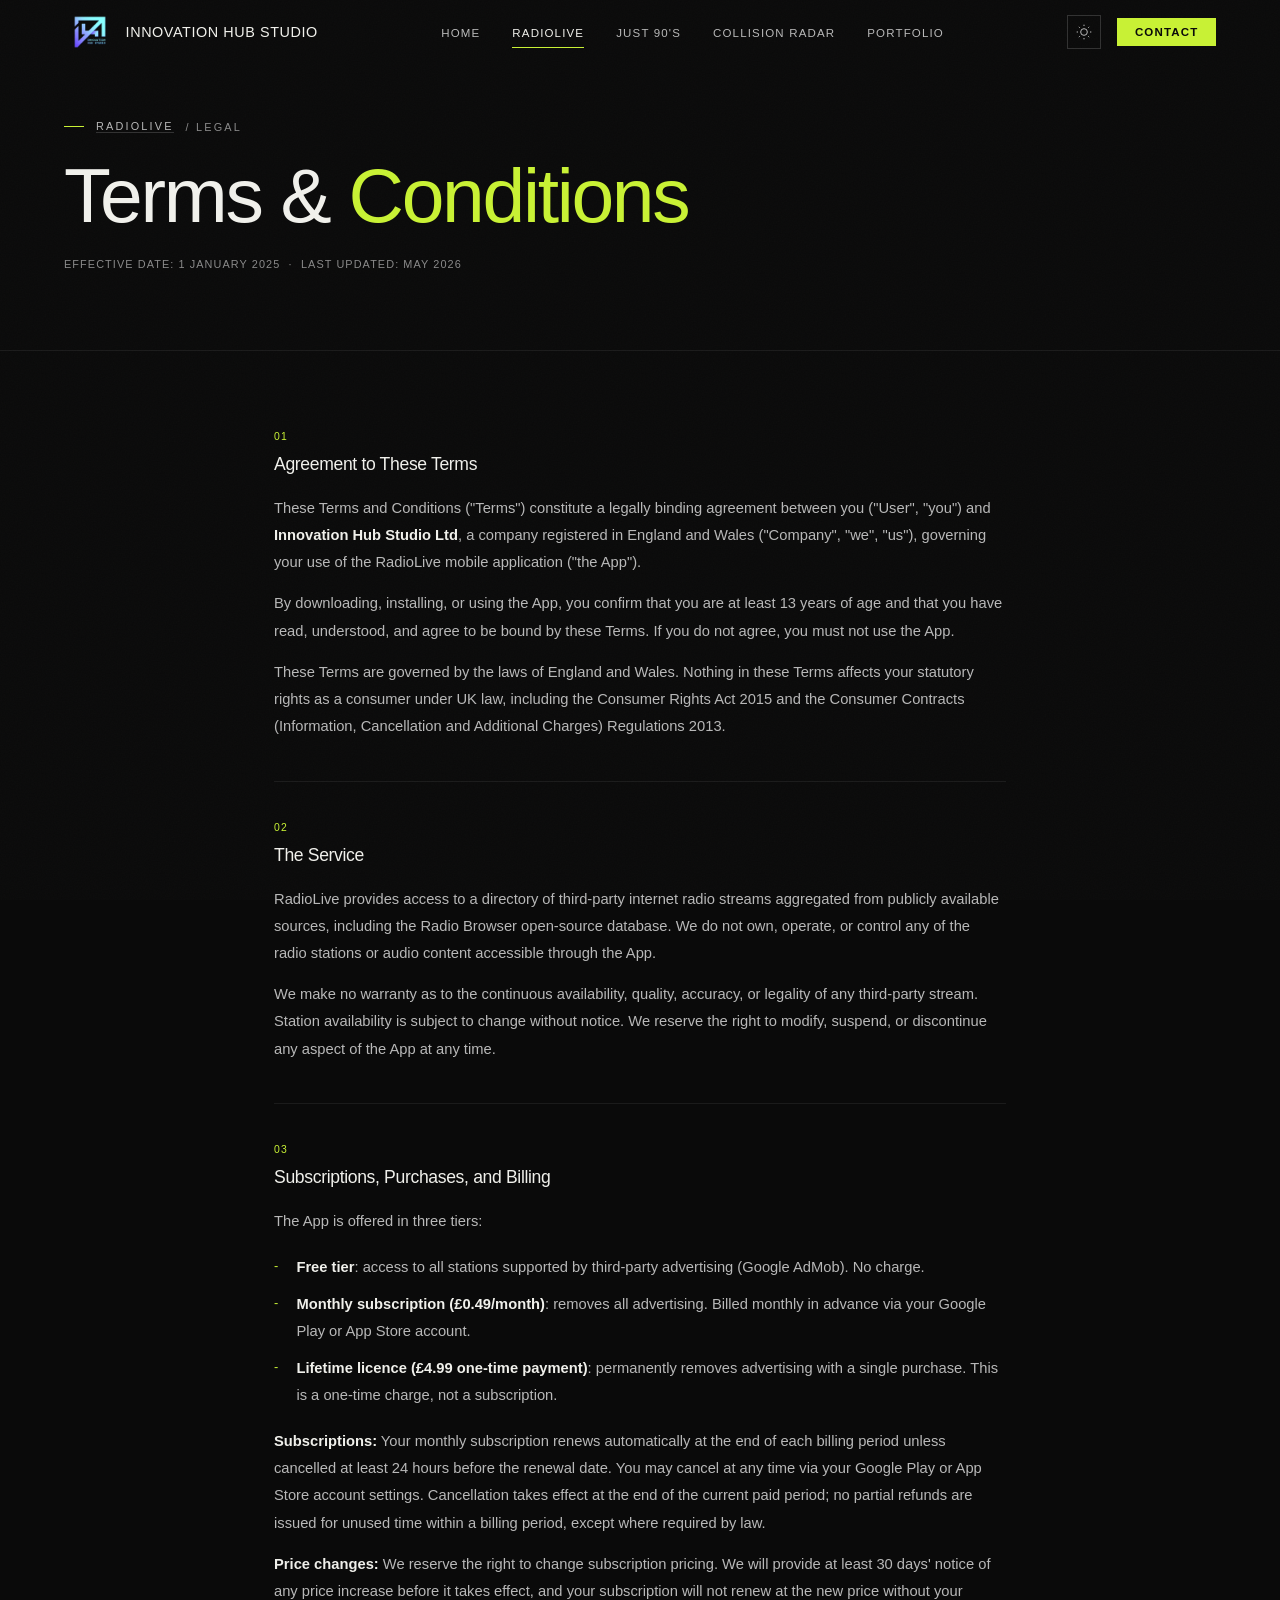
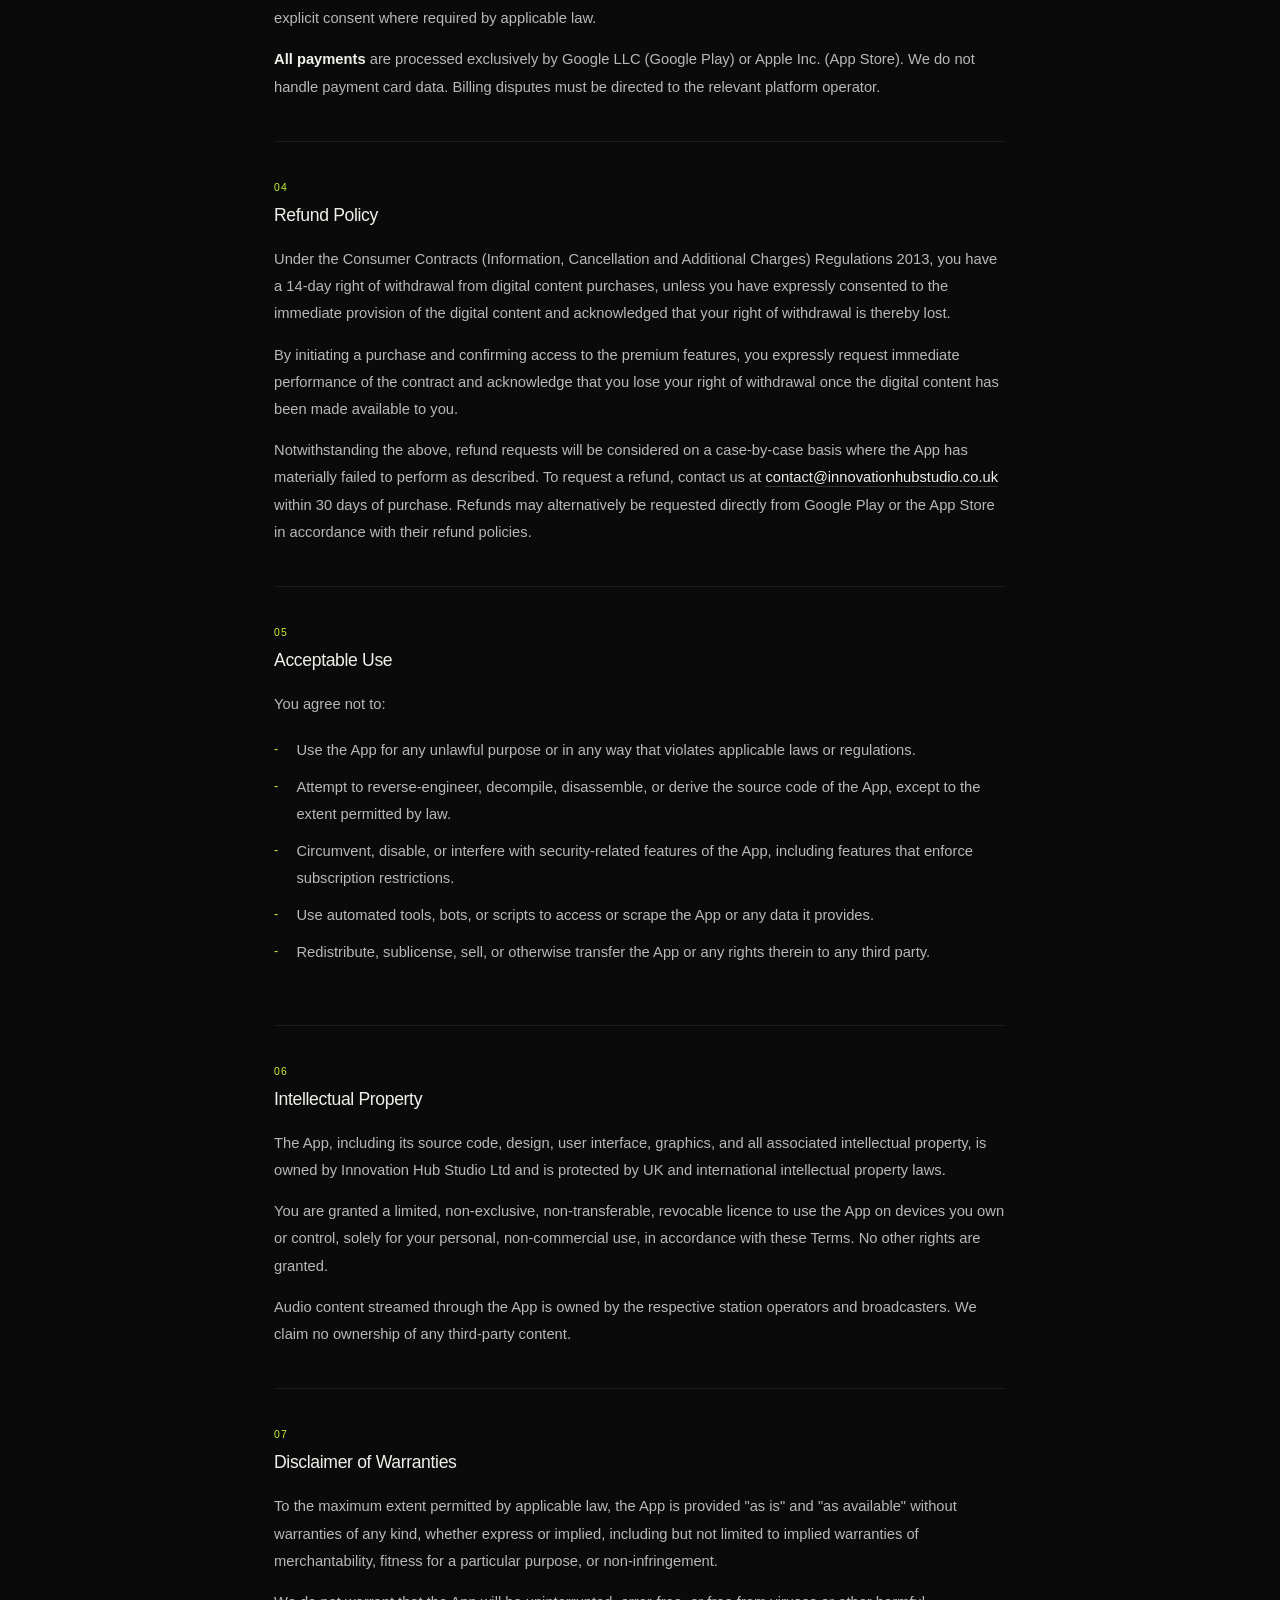
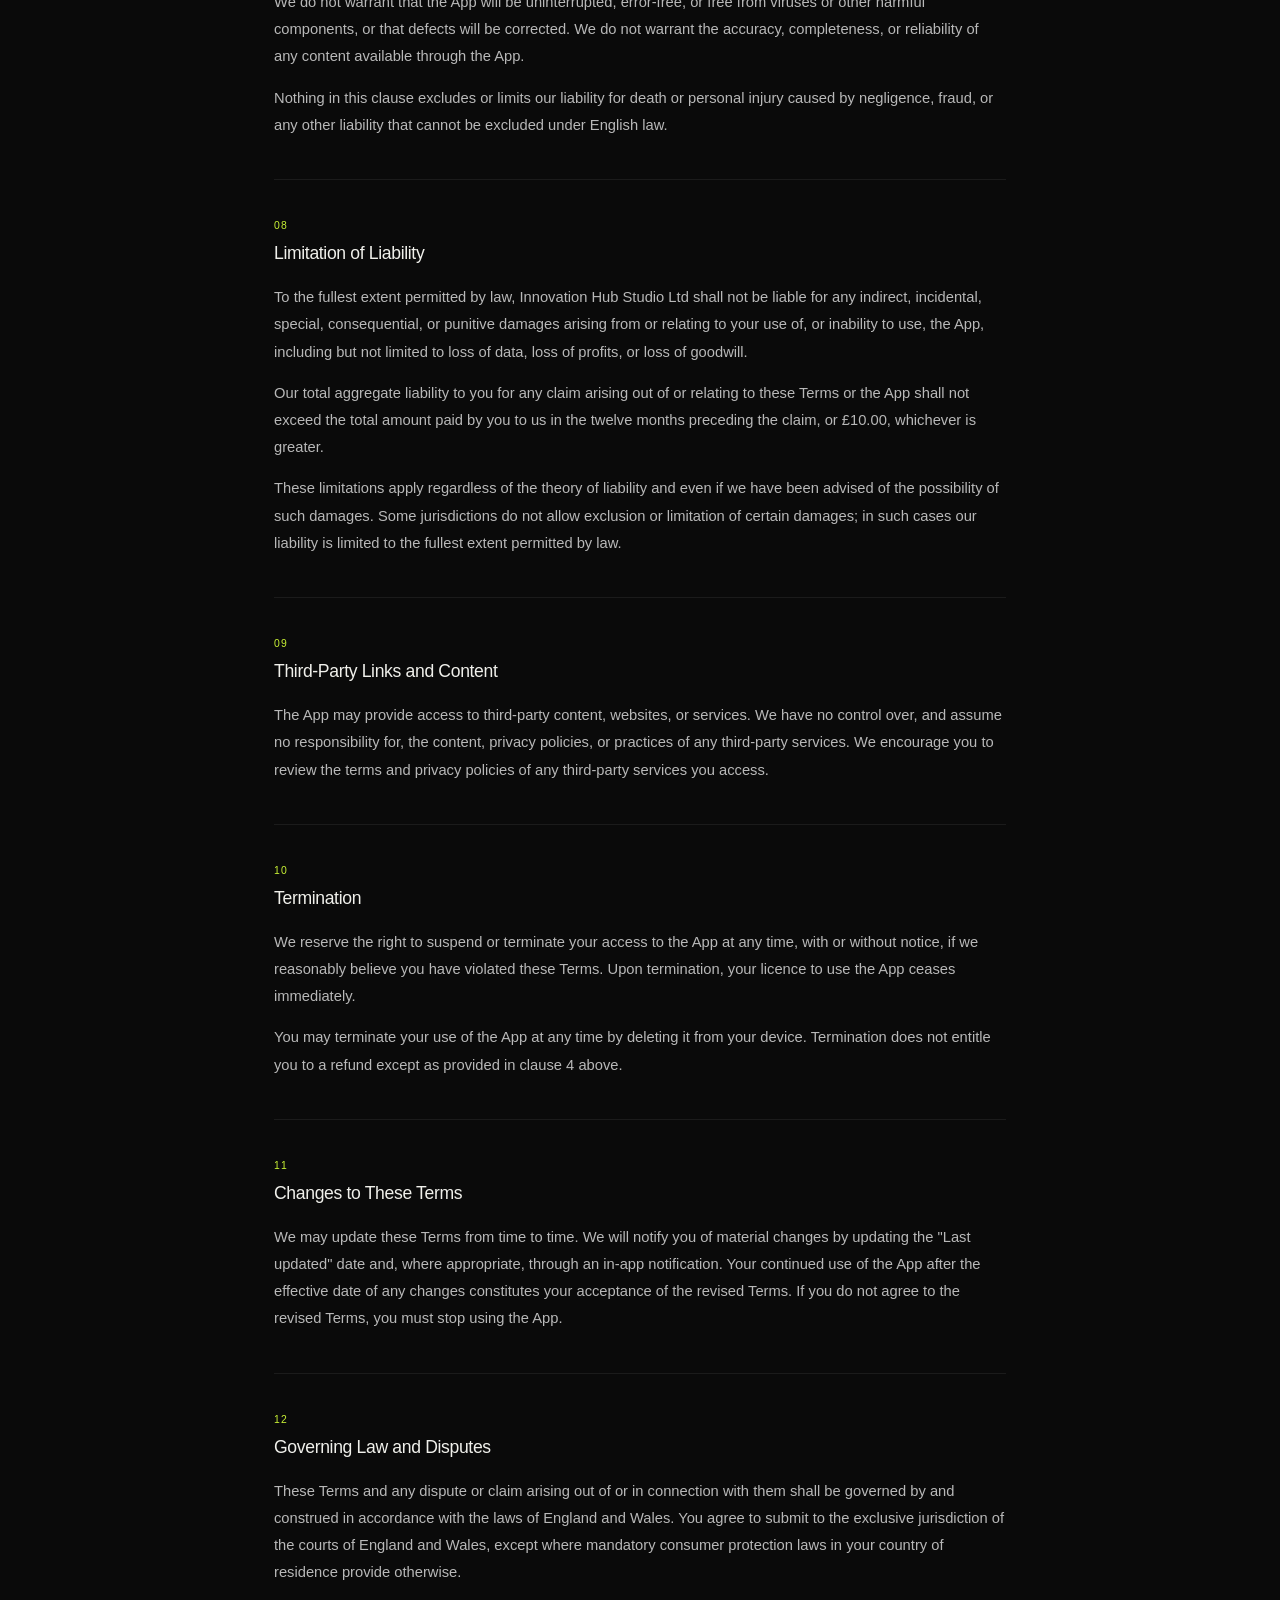
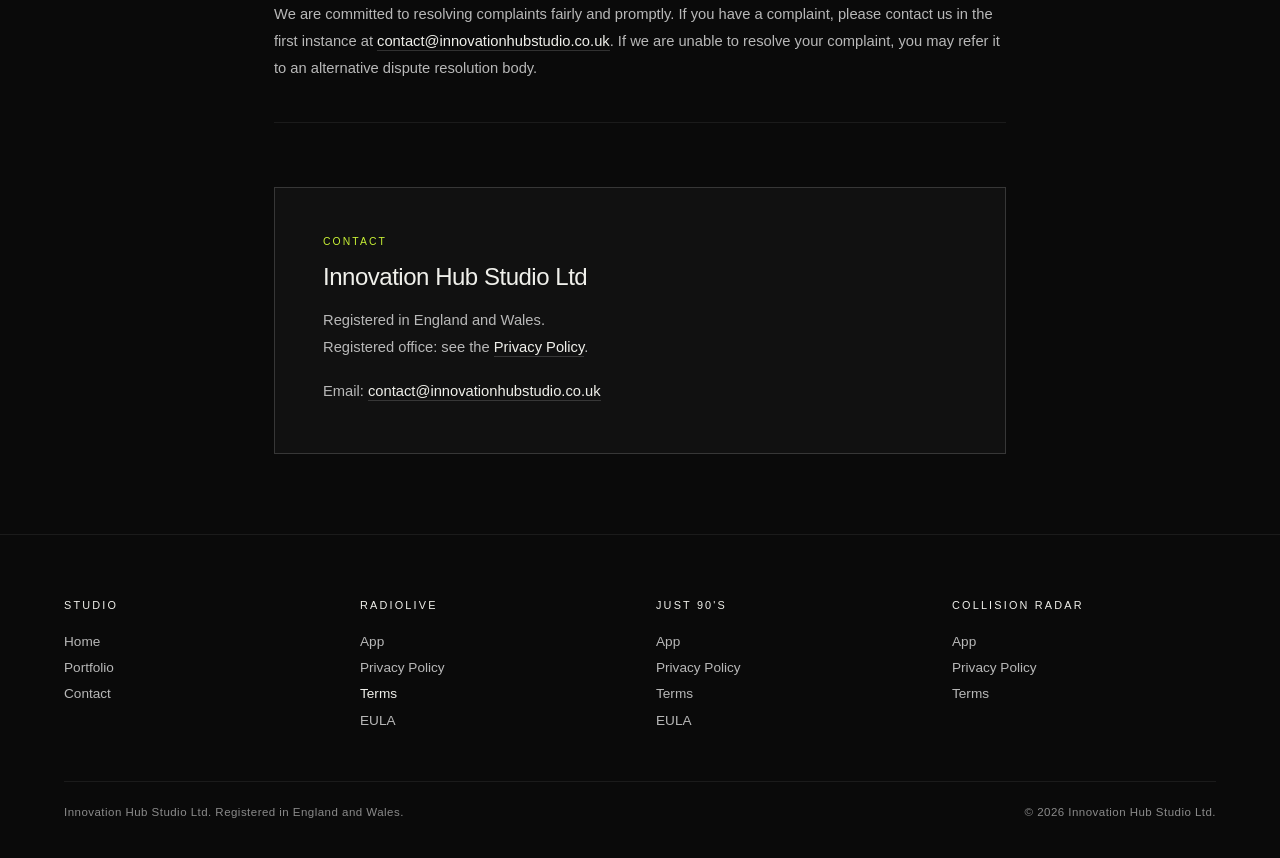
<file: terms.html>
<!DOCTYPE html>
<html lang="en" data-theme="dark">
<head>
<meta charset="UTF-8">
<meta name="viewport" content="width=device-width, initial-scale=1.0">
<meta http-equiv="Content-Security-Policy" content="default-src 'self'; script-src 'self'; style-src 'self' 'unsafe-inline'; img-src 'self' data: https://upload.wikimedia.org; connect-src 'self' https://formspree.io; form-action 'self' https://formspree.io; base-uri 'self'; object-src 'none'">
<meta name="referrer" content="strict-origin-when-cross-origin">
<title>RadioLive Terms and Conditions | Innovation Hub Studio</title>
<meta name="description" content="Terms and Conditions for the RadioLive app by Innovation Hub Studio Ltd.">
<link rel="canonical" href="https://innovationhubstudio.co.uk/terms.html">
<meta property="og:type" content="website">
<meta property="og:site_name" content="Innovation Hub Studio">
<meta property="og:title" content="RadioLive Terms and Conditions | Innovation Hub Studio">
<meta property="og:description" content="Terms and Conditions for the RadioLive app by Innovation Hub Studio Ltd.">
<meta property="og:url" content="https://innovationhubstudio.co.uk/terms.html">
<meta property="og:image" content="https://innovationhubstudio.co.uk/images/logo3.png">
<meta name="twitter:card" content="summary_large_image">
<meta name="theme-color" content="#0a0a0a">
<link rel="icon" type="image/png" href="images/logo3transparent.png">
<link rel="apple-touch-icon" href="images/logo3transparent.png">
<link rel="stylesheet" href="assets/site.css">
<link rel="stylesheet" href="assets/legal.css">
<script src="assets/site.js"></script>
</head>
<body>

<a class="skip-link" href="#main">Skip to content</a>

<nav class="site-nav" id="nav" aria-label="Main">
  <div class="nav-inner">
    <a href="index.html" class="nav-logo"><img src="images/logo3transparent.png" alt="" width="52" height="52"><span>Innovation Hub Studio</span></a>
    <ul class="nav-links">
      <li><a href="index.html">Home</a></li>
      <li><a href="radio-app.html" class="active">RadioLive</a></li>
      <li><a href="just90s.html">Just 90's</a></li>
      <li><a href="collision-radar.html">Collision Radar</a></li>
      <li><a href="portfolio.html">Portfolio</a></li>
    </ul>
    <div class="nav-right">
      <button class="theme-toggle" id="themeBtn" type="button" aria-label="Switch colour theme"><svg class="icon-sun" viewBox="0 0 24 24" aria-hidden="true"><circle cx="12" cy="12" r="5"/><line x1="12" y1="1" x2="12" y2="3"/><line x1="12" y1="21" x2="12" y2="23"/><line x1="4.22" y1="4.22" x2="5.64" y2="5.64"/><line x1="18.36" y1="18.36" x2="19.78" y2="19.78"/><line x1="1" y1="12" x2="3" y2="12"/><line x1="21" y1="12" x2="23" y2="12"/><line x1="4.22" y1="19.78" x2="5.64" y2="18.36"/><line x1="18.36" y1="5.64" x2="19.78" y2="4.22"/></svg><svg class="icon-moon" viewBox="0 0 24 24" aria-hidden="true"><path d="M21 12.79A9 9 0 1 1 11.21 3 7 7 0 0 0 21 12.79z"/></svg></button>
      <a href="index.html#contact" class="nav-cta">Contact</a>
      <button class="mob-btn" id="mobBtn" type="button" aria-label="Menu" aria-expanded="false" aria-controls="navMobile"><span></span><span></span><span></span></button>
    </div>
  </div>
</nav>

<div class="nav-mobile" id="navMobile" hidden>
  <a href="index.html">Home</a>
  <a href="radio-app.html" class="active">RadioLive</a>
  <a href="just90s.html">Just 90's</a>
  <a href="collision-radar.html">Collision Radar</a>
  <a href="portfolio.html">Portfolio</a>
  <a href="index.html#contact" class="m-cta">Contact</a>
</div>

<main id="main">

<header class="page-header" aria-label="Terms and Conditions">
  <div class="page-header-inner">
    <div class="page-kicker"><a href="radio-app.html">RadioLive</a> / Legal</div>
    <h1 class="page-title">Terms &amp; <span class="hl">Conditions</span></h1>
    <p class="page-meta">Effective date: 1 January 2025 &nbsp;·&nbsp; Last updated: May 2026</p>
  </div>
</header>

<div class="content">

  <div class="policy-block r">
    <div class="policy-num">01</div>
    <h2>Agreement to These Terms</h2>
    <p>These Terms and Conditions ("Terms") constitute a legally binding agreement between you ("User", "you") and <strong>Innovation Hub Studio Ltd</strong>, a company registered in England and Wales ("Company", "we", "us"), governing your use of the RadioLive mobile application ("the App").</p>
    <p>By downloading, installing, or using the App, you confirm that you are at least 13 years of age and that you have read, understood, and agree to be bound by these Terms. If you do not agree, you must not use the App.</p>
    <p>These Terms are governed by the laws of England and Wales. Nothing in these Terms affects your statutory rights as a consumer under UK law, including the Consumer Rights Act 2015 and the Consumer Contracts (Information, Cancellation and Additional Charges) Regulations 2013.</p>
  </div>

  <div class="policy-block r r-d1">
    <div class="policy-num">02</div>
    <h2>The Service</h2>
    <p>RadioLive provides access to a directory of third-party internet radio streams aggregated from publicly available sources, including the Radio Browser open-source database. We do not own, operate, or control any of the radio stations or audio content accessible through the App.</p>
    <p>We make no warranty as to the continuous availability, quality, accuracy, or legality of any third-party stream. Station availability is subject to change without notice. We reserve the right to modify, suspend, or discontinue any aspect of the App at any time.</p>
  </div>

  <div class="policy-block r">
    <div class="policy-num">03</div>
    <h2>Subscriptions, Purchases, and Billing</h2>
    <p>The App is offered in three tiers:</p>
    <ul>
      <li><strong>Free tier</strong>: access to all stations supported by third-party advertising (Google AdMob). No charge.</li>
      <li><strong>Monthly subscription (£0.49/month)</strong>: removes all advertising. Billed monthly in advance via your Google Play or App Store account.</li>
      <li><strong>Lifetime licence (£4.99 one-time payment)</strong>: permanently removes advertising with a single purchase. This is a one-time charge, not a subscription.</li>
    </ul>
    <p><strong>Subscriptions:</strong> Your monthly subscription renews automatically at the end of each billing period unless cancelled at least 24 hours before the renewal date. You may cancel at any time via your Google Play or App Store account settings. Cancellation takes effect at the end of the current paid period; no partial refunds are issued for unused time within a billing period, except where required by law.</p>
    <p><strong>Price changes:</strong> We reserve the right to change subscription pricing. We will provide at least 30 days' notice of any price increase before it takes effect, and your subscription will not renew at the new price without your explicit consent where required by applicable law.</p>
    <p><strong>All payments</strong> are processed exclusively by Google LLC (Google Play) or Apple Inc. (App Store). We do not handle payment card data. Billing disputes must be directed to the relevant platform operator.</p>
  </div>

  <div class="policy-block r r-d1">
    <div class="policy-num">04</div>
    <h2>Refund Policy</h2>
    <p>Under the Consumer Contracts (Information, Cancellation and Additional Charges) Regulations 2013, you have a 14-day right of withdrawal from digital content purchases, unless you have expressly consented to the immediate provision of the digital content and acknowledged that your right of withdrawal is thereby lost.</p>
    <p>By initiating a purchase and confirming access to the premium features, you expressly request immediate performance of the contract and acknowledge that you lose your right of withdrawal once the digital content has been made available to you.</p>
    <p>Notwithstanding the above, refund requests will be considered on a case-by-case basis where the App has materially failed to perform as described. To request a refund, contact us at <a href="mailto:contact@innovationhubstudio.co.uk" class="tl">contact@innovationhubstudio.co.uk</a> within 30 days of purchase. Refunds may alternatively be requested directly from Google Play or the App Store in accordance with their refund policies.</p>
  </div>

  <div class="policy-block r">
    <div class="policy-num">05</div>
    <h2>Acceptable Use</h2>
    <p>You agree not to:</p>
    <ul>
      <li>Use the App for any unlawful purpose or in any way that violates applicable laws or regulations.</li>
      <li>Attempt to reverse-engineer, decompile, disassemble, or derive the source code of the App, except to the extent permitted by law.</li>
      <li>Circumvent, disable, or interfere with security-related features of the App, including features that enforce subscription restrictions.</li>
      <li>Use automated tools, bots, or scripts to access or scrape the App or any data it provides.</li>
      <li>Redistribute, sublicense, sell, or otherwise transfer the App or any rights therein to any third party.</li>
    </ul>
  </div>

  <div class="policy-block r r-d1">
    <div class="policy-num">06</div>
    <h2>Intellectual Property</h2>
    <p>The App, including its source code, design, user interface, graphics, and all associated intellectual property, is owned by Innovation Hub Studio Ltd and is protected by UK and international intellectual property laws.</p>
    <p>You are granted a limited, non-exclusive, non-transferable, revocable licence to use the App on devices you own or control, solely for your personal, non-commercial use, in accordance with these Terms. No other rights are granted.</p>
    <p>Audio content streamed through the App is owned by the respective station operators and broadcasters. We claim no ownership of any third-party content.</p>
  </div>

  <div class="policy-block r">
    <div class="policy-num">07</div>
    <h2>Disclaimer of Warranties</h2>
    <p>To the maximum extent permitted by applicable law, the App is provided "as is" and "as available" without warranties of any kind, whether express or implied, including but not limited to implied warranties of merchantability, fitness for a particular purpose, or non-infringement.</p>
    <p>We do not warrant that the App will be uninterrupted, error-free, or free from viruses or other harmful components, or that defects will be corrected. We do not warrant the accuracy, completeness, or reliability of any content available through the App.</p>
    <p>Nothing in this clause excludes or limits our liability for death or personal injury caused by negligence, fraud, or any other liability that cannot be excluded under English law.</p>
  </div>

  <div class="policy-block r r-d1">
    <div class="policy-num">08</div>
    <h2>Limitation of Liability</h2>
    <p>To the fullest extent permitted by law, Innovation Hub Studio Ltd shall not be liable for any indirect, incidental, special, consequential, or punitive damages arising from or relating to your use of, or inability to use, the App, including but not limited to loss of data, loss of profits, or loss of goodwill.</p>
    <p>Our total aggregate liability to you for any claim arising out of or relating to these Terms or the App shall not exceed the total amount paid by you to us in the twelve months preceding the claim, or £10.00, whichever is greater.</p>
    <p>These limitations apply regardless of the theory of liability and even if we have been advised of the possibility of such damages. Some jurisdictions do not allow exclusion or limitation of certain damages; in such cases our liability is limited to the fullest extent permitted by law.</p>
  </div>

  <div class="policy-block r">
    <div class="policy-num">09</div>
    <h2>Third-Party Links and Content</h2>
    <p>The App may provide access to third-party content, websites, or services. We have no control over, and assume no responsibility for, the content, privacy policies, or practices of any third-party services. We encourage you to review the terms and privacy policies of any third-party services you access.</p>
  </div>

  <div class="policy-block r r-d1">
    <div class="policy-num">10</div>
    <h2>Termination</h2>
    <p>We reserve the right to suspend or terminate your access to the App at any time, with or without notice, if we reasonably believe you have violated these Terms. Upon termination, your licence to use the App ceases immediately.</p>
    <p>You may terminate your use of the App at any time by deleting it from your device. Termination does not entitle you to a refund except as provided in clause 4 above.</p>
  </div>

  <div class="policy-block r">
    <div class="policy-num">11</div>
    <h2>Changes to These Terms</h2>
    <p>We may update these Terms from time to time. We will notify you of material changes by updating the "Last updated" date and, where appropriate, through an in-app notification. Your continued use of the App after the effective date of any changes constitutes your acceptance of the revised Terms. If you do not agree to the revised Terms, you must stop using the App.</p>
  </div>

  <div class="policy-block r r-d1">
    <div class="policy-num">12</div>
    <h2>Governing Law and Disputes</h2>
    <p>These Terms and any dispute or claim arising out of or in connection with them shall be governed by and construed in accordance with the laws of England and Wales. You agree to submit to the exclusive jurisdiction of the courts of England and Wales, except where mandatory consumer protection laws in your country of residence provide otherwise.</p>
    <p>We are committed to resolving complaints fairly and promptly. If you have a complaint, please contact us in the first instance at <a href="mailto:contact@innovationhubstudio.co.uk" class="tl">contact@innovationhubstudio.co.uk</a>. If we are unable to resolve your complaint, you may refer it to an alternative dispute resolution body.</p>
  </div>

  <div class="contact-box r">
    <div class="contact-box-label">Contact</div>
    <h2>Innovation Hub Studio Ltd</h2>
    <p>Registered in England and Wales.<br>Registered office: see the <a href="privacy.html">Privacy Policy</a>.</p>
    <p style="margin-top:1rem;">Email: <a href="mailto:contact@innovationhubstudio.co.uk">contact@innovationhubstudio.co.uk</a></p>
  </div>

</div>

</main>

<footer class="site-footer">
  <nav class="footer-cols" aria-label="Footer">
    <div class="footer-col">
      <h2>Studio</h2>
      <ul>
        <li><a href="index.html">Home</a></li>
        <li><a href="portfolio.html">Portfolio</a></li>
        <li><a href="index.html#contact">Contact</a></li>
      </ul>
    </div>
    <div class="footer-col">
      <h2>RadioLive</h2>
      <ul>
        <li><a href="radio-app.html">App</a></li>
        <li><a href="privacy.html">Privacy Policy</a></li>
        <li><a href="terms.html" aria-current="page">Terms</a></li>
        <li><a href="eula.html">EULA</a></li>
      </ul>
    </div>
    <div class="footer-col">
      <h2>Just 90's</h2>
      <ul>
        <li><a href="just90s.html">App</a></li>
        <li><a href="just90s-privacy.html">Privacy Policy</a></li>
        <li><a href="just90s-terms.html">Terms</a></li>
        <li><a href="just90s-eula.html">EULA</a></li>
      </ul>
    </div>
    <div class="footer-col">
      <h2>Collision Radar</h2>
      <ul>
        <li><a href="collision-radar.html">App</a></li>
        <li><a href="collision-radar-privacy.html">Privacy Policy</a></li>
        <li><a href="collision-radar-terms.html">Terms</a></li>
      </ul>
    </div>
  </nav>
  <div class="footer-base">
    <span>Innovation Hub Studio Ltd. Registered in England and Wales.</span>
    <span>&copy; 2026 Innovation Hub Studio Ltd.</span>
  </div>
</footer>

</body>
</html>
</file>
<file: assets/site.css>
/* site.css: design tokens and the chrome shared by every page
   (reset, navigation, mobile menu, footer, buttons, motion).
   Page-specific styles live in home.css, portfolio.css, product.css,
   just90s.css and legal.css. */

:root {
  --accent: #c8f135;
  --ease: cubic-bezier(0.16, 1, 0.3, 1);
  --mono: Arial, Helvetica, sans-serif;
  --sans: Arial, Helvetica, sans-serif;
}
[data-theme="dark"] {
  --bg: #0a0a0a; --bg-2: #111111; --bg-3: #1a1a1a;
  --line: rgba(255,255,255,0.07); --line-hi: rgba(255,255,255,0.16);
  --fg: #f0f0eb; --fg-2: #b8b8b8; --fg-3: #8a8a8a;
  --nav-bg: rgba(10,10,10,0.92);
  color-scheme: dark;
}
[data-theme="light"] {
  --bg: #f4f4f0; --bg-2: #ebebeb; --bg-3: #e0e0e0;
  --line: rgba(0,0,0,0.09); --line-hi: rgba(0,0,0,0.2);
  --fg: #111111; --fg-2: #444444; --fg-3: #5c5c5c;
  --nav-bg: rgba(244,244,240,0.92);
  --accent: #111111;
  color-scheme: light;
}

*, *::before, *::after { margin: 0; padding: 0; box-sizing: border-box; }
html { scroll-behavior: smooth; -webkit-text-size-adjust: 100%; }
body {
  font-family: var(--sans);
  background: var(--bg);
  color: var(--fg);
  overflow-x: hidden;
  -webkit-font-smoothing: antialiased;
  transition: background 0.3s, color 0.3s;
}
a { color: inherit; text-decoration: none; }
img { display: block; max-width: 100%; height: auto; }
[hidden] { display: none !important; }
[id] { scroll-margin-top: 80px; }

body::before {
  content: ''; position: fixed; inset: 0; z-index: 0; pointer-events: none;
  background-image: url("data:image/svg+xml,%3Csvg xmlns='http://www.w3.org/2000/svg' width='200' height='200'%3E%3Cfilter id='n'%3E%3CfeTurbulence type='fractalNoise' baseFrequency='0.75' numOctaves='4' stitchTiles='stitch'/%3E%3C/filter%3E%3Crect width='200' height='200' filter='url(%23n)' opacity='0.022'/%3E%3C/svg%3E");
}
main { position: relative; z-index: 1; }

/* keyboard focus */
:focus-visible { outline: 2px solid var(--accent); outline-offset: 3px; }
.skip-link {
  position: fixed; top: 0; left: 0; z-index: 1000;
  padding: 0.75rem 1rem; background: var(--accent); color: var(--bg);
  font-size: 0.8rem; font-weight: 600;
  transform: translateY(-110%);
}
.skip-link:focus { transform: none; }

/* navigation */
.site-nav {
  position: fixed; top: 0; left: 0; right: 0; z-index: 900;
  height: 64px; display: flex; align-items: center; padding: 0 5%;
  border-bottom: 1px solid transparent;
  transition: transform 0.38s var(--ease), border-color 0.3s, background 0.3s;
}
.site-nav.scrolled, .site-nav.menu-open {
  background: var(--nav-bg);
  backdrop-filter: blur(14px); -webkit-backdrop-filter: blur(14px);
  border-color: var(--line);
}
.site-nav.hide { transform: translateY(-100%); }
.nav-inner {
  max-width: 1280px; margin: 0 auto; width: 100%;
  display: flex; align-items: center; justify-content: space-between; gap: 2rem;
}
.nav-logo {
  display: flex; align-items: center; gap: 0.6rem;
  font-family: var(--mono); font-size: 0.9rem; font-weight: 400;
  letter-spacing: 0.04em; text-transform: uppercase;
  color: var(--fg); white-space: nowrap;
}
.nav-logo img { width: 52px; height: 52px; }
.nav-links { list-style: none; display: flex; align-items: center; gap: 2rem; }
.nav-links a, .nav-mobile a {
  font-family: var(--mono); font-weight: 400; text-transform: uppercase;
  color: var(--fg-2); transition: color 0.2s;
}
.nav-links a { font-size: 0.72rem; letter-spacing: 0.1em; padding: 0.5rem 0; }
.nav-links a:hover, .nav-links a.active, .nav-links a[aria-current="page"],
.nav-mobile a:hover, .nav-mobile a.active, .nav-mobile a[aria-current="page"] { color: var(--fg); }
.nav-links a.active, .nav-links a[aria-current="page"] { box-shadow: 0 1px 0 var(--accent); }
.nav-right { display: flex; align-items: center; gap: 1rem; }
.theme-toggle {
  width: 34px; height: 34px; flex-shrink: 0;
  border: 1px solid var(--line-hi); background: transparent; cursor: pointer;
  display: flex; align-items: center; justify-content: center;
  transition: border-color 0.2s;
}
.theme-toggle:hover { border-color: var(--fg-2); }
.theme-toggle svg { width: 16px; height: 16px; stroke: var(--fg-2); fill: none; stroke-width: 1.5; }
[data-theme="dark"] .icon-moon, [data-theme="light"] .icon-sun { display: none; }
.nav-cta {
  font-family: var(--mono); font-size: 0.72rem; font-weight: 600;
  letter-spacing: 0.1em; text-transform: uppercase;
  color: var(--bg); background: var(--accent);
  padding: 0.5rem 1.1rem; white-space: nowrap; transition: opacity 0.2s;
}
.nav-cta:hover { opacity: 0.85; }
.mob-btn {
  display: none; flex-direction: column; justify-content: center; gap: 5px;
  width: 34px; height: 34px; padding: 0 7px;
  background: none; border: none; cursor: pointer;
}
.mob-btn span { display: block; width: 20px; height: 1.5px; background: var(--fg); }
.nav-mobile {
  position: fixed; inset: 0; z-index: 800;
  padding: 96px 5% 3rem; overflow-y: auto;
  background: var(--bg);
  display: flex; flex-direction: column; align-items: center; justify-content: center; gap: 2rem;
}
.nav-mobile a { font-size: 0.85rem; letter-spacing: 0.15em; }
.nav-mobile .m-cta { color: var(--bg); background: var(--accent); padding: 0.6rem 1.5rem; }
.nav-mobile .m-cta:hover { color: var(--bg); opacity: 0.85; }

/* footer */
.site-footer {
  position: relative; z-index: 1;
  padding: 4rem 5% 2.5rem; border-top: 1px solid var(--line);
}
.footer-cols {
  max-width: 1280px; margin: 0 auto;
  display: grid; grid-template-columns: repeat(4, 1fr); gap: 2.5rem 2rem;
}
.footer-col h2 {
  font-family: var(--mono); font-size: 0.68rem; font-weight: 400;
  letter-spacing: 0.2em; text-transform: uppercase; color: var(--fg);
  margin-bottom: 1.1rem;
}
.footer-col ul { list-style: none; }
.footer-col a {
  display: inline-block; padding: 0.35rem 0;
  font-size: 0.85rem; color: var(--fg-2); transition: color 0.2s;
}
.footer-col a:hover, .footer-col a[aria-current="page"] { color: var(--fg); }
.footer-base {
  max-width: 1280px; margin: 3rem auto 0; padding-top: 1.5rem;
  border-top: 1px solid var(--line);
  display: flex; justify-content: space-between; gap: 1rem 2rem; flex-wrap: wrap;
  font-size: 0.72rem; letter-spacing: 0.04em; color: var(--fg-3);
}

/* buttons and notes */
.text-badge {
  display: inline-block;
  font-family: var(--mono); font-size: 0.72rem; font-weight: 600;
  letter-spacing: 0.08em; text-transform: uppercase;
  padding: 0.7rem 1.25rem;
  border: 1px solid var(--line-hi); color: var(--fg-2);
  transition: border-color 0.2s, color 0.2s, opacity 0.2s;
}
.text-badge:hover { border-color: var(--accent); color: var(--fg); }
.text-badge.primary { background: var(--accent); color: var(--bg); border-color: var(--accent); }
.text-badge.primary:hover { opacity: 0.85; color: var(--bg); }
.app-badges, .hero-badges { display: flex; flex-wrap: wrap; align-items: center; gap: 0.875rem; }
.app-note { font-family: var(--mono); font-size: 0.72rem; letter-spacing: 0.06em; color: var(--fg-3); }
.tl { color: var(--fg); border-bottom: 1px solid var(--line-hi); padding-bottom: 1px; }
.page-kicker a, .updated a { color: var(--fg-2); border-bottom: 1px solid var(--line-hi); }
.page-kicker a:hover, .updated a:hover { color: var(--fg); }
.product-legal { margin-top: 3rem; display: flex; flex-wrap: wrap; gap: 0.75rem 2rem; }
.legal-links { font-family: var(--mono); font-size: 0.72rem; letter-spacing: 0.1em; text-transform: uppercase; color: var(--fg-3); }
.legal-links a { color: var(--fg-2); border-bottom: 1px solid var(--line-hi); padding-bottom: 1px; transition: color 0.2s, border-color 0.2s; }
.legal-links a:hover { color: var(--fg); border-color: var(--fg); }
.shots { margin-top: 4rem; }
.shots img { width: 248px; border: 1px solid var(--line-hi); }

/* official store badges: self-hosted in images/badges/, shown unmodified */
.store-badge { display: inline-block; line-height: 0; transition: opacity 0.2s, transform 0.2s; }
.store-badge:hover { opacity: 0.85; transform: translateY(-2px); }
.store-badge img { height: 40px; width: auto; max-width: none; }

/* phone mockups: the frame keeps the rounded shape of a real device */
.phone-frame { border-radius: 38px; }
.phone-notch { border-radius: 8px; }
.phone-fallback.show { display: flex; }
.waveform .w6 { height: 6px; } .waveform .w8 { height: 8px; } .waveform .w10 { height: 10px; }
.waveform .w14 { height: 14px; } .waveform .w18 { height: 18px; } .waveform .w20 { height: 20px; }
.waveform .w28 { height: 28px; }

/* contact form helpers */
.hp { position: absolute; left: -9999px; width: 1px; height: 1px; overflow: hidden; }
.f-status.show { display: block; }
.f-field input:focus-visible, .f-field textarea:focus-visible { outline: 2px solid var(--accent); outline-offset: 1px; }

/* scroll reveal: content is only hidden when the script is running */
@keyframes rise { from { opacity: 0; transform: translateY(18px); } to { opacity: 1; transform: none; } }
.js .r { opacity: 0; transform: translateY(18px); transition: opacity 0.75s var(--ease), transform 0.75s var(--ease); }
.js .r.on { opacity: 1; transform: none; }
.r-d1 { transition-delay: 0.08s; }
.r-d2 { transition-delay: 0.16s; }

@media (max-width: 1000px) {
  .nav-links, .nav-cta { display: none; }
  .mob-btn { display: flex; }
}
@media (max-width: 760px) {
  .footer-cols { grid-template-columns: repeat(2, 1fr); }
  .nav-logo { font-size: 0.78rem; }
  .nav-logo img { width: 40px; height: 40px; }
}
@media (max-width: 380px) {
  .nav-logo span { display: none; }
}
@media (prefers-reduced-motion: reduce) {
  html { scroll-behavior: auto; }
  *, *::before, *::after { animation-duration: 0.01ms !important; animation-iteration-count: 1 !important; transition-duration: 0.01ms !important; }
  .js .r { opacity: 1; transform: none; }
}
</file>
<file: assets/home.css>
/* home.css: styles for index.html. Shared chrome lives in site.css. */
.hero { position:relative; z-index:1; min-height:100svh; display:grid; grid-template-rows:1fr auto; padding:0 5%; border-bottom:1px solid var(--line); }
.hero-main { display:flex; flex-direction:column; justify-content:flex-end; padding-top:100px; padding-bottom:4rem; }
.hero-kicker { display:flex; align-items:center; gap:0.75rem; font-family:var(--mono); font-size:0.68rem; font-weight:400; letter-spacing:0.2em; text-transform:uppercase; color:var(--fg-3); margin-bottom:2rem; opacity:0; animation:rise 1s var(--ease) forwards 0.1s; }
.hero-kicker::before { content:''; display:block; width:20px; height:1px; background:var(--accent); }
.hero-headline { font-family: var(--mono); font-size: clamp(3rem, 8vw, 8rem); font-weight: 400; line-height: 1.0; letter-spacing: -0.03em; max-width: 14ch; color: var(--fg); opacity:0; animation:rise 1s var(--ease) forwards 0.22s; }
.hero-headline .hl { color: var(--accent); }
.hero-sub-row { display:flex; align-items:flex-end; justify-content:space-between; gap:2rem; margin-top:3rem; opacity:0; animation:rise 1s var(--ease) forwards 0.38s; }
.hero-desc { font-size:1rem; line-height:1.75; color:var(--fg-2); max-width:38ch; font-weight:300; }
.hero-scroll { font-family:var(--mono); font-size:0.65rem; letter-spacing:0.18em; text-transform:uppercase; color:var(--fg-3); display:flex; align-items:center; gap:0.5rem; white-space:nowrap; }
.hero-scroll::after { content:''; display:block; width:1px; height:40px; background:var(--line-hi); animation:breathe 2.2s ease-in-out infinite; }
@keyframes breathe { 0%,100%{opacity:1;height:40px} 50%{opacity:0.3;height:20px} }
.hero-meta { display:grid; grid-template-columns:repeat(3,1fr); border-top:1px solid var(--line); opacity:0; animation:rise 1s var(--ease) forwards 0.5s; }
.hero-stat { padding:1.75rem 0; border-right:1px solid var(--line); text-align:center; }
.hero-stat:last-child { border-right:none; }
.hero-stat-n { font-family:var(--mono); font-size:1.8rem; font-weight:400; color:var(--accent); line-height:1; margin-bottom:0.35rem; }
.hero-stat-l { font-family:var(--mono); font-size:0.65rem; letter-spacing:0.12em; text-transform:uppercase; color:var(--fg-3); }
.section { position:relative; z-index:1; padding:8rem 5%; border-bottom:1px solid var(--line); }
.container { max-width:1280px; margin:0 auto; }
.sec-header { display:flex; justify-content:space-between; align-items:flex-start; gap:3rem; margin-bottom:5rem; }
.sec-kicker { font-family:var(--mono); font-size:0.68rem; font-weight:400; letter-spacing:0.2em; text-transform:uppercase; color:var(--accent); display:flex; align-items:center; gap:0.6rem; white-space:nowrap; margin-top:0.35rem; }
.sec-kicker::before { content:''; display:block; width:18px; height:1px; background:var(--accent); }
.sec-title { font-family:var(--mono); font-size:clamp(1.8rem,3.5vw,3rem); font-weight:400; line-height:1.1; letter-spacing:-0.03em; max-width:22ch; color:var(--fg); }
.sec-title .hl { color:var(--accent); }
.cap-list { list-style:none; }
.cap-item { display:grid; grid-template-columns:3.5rem 1fr 1fr; gap:2rem; align-items:start; padding:2rem 0; border-top:1px solid var(--line); transition:border-color 0.3s; cursor:default; }
.cap-item:last-child { border-bottom:1px solid var(--line); }
.cap-item:hover { border-color:var(--line-hi); }
.cap-item:hover .cap-name { color:var(--fg); }
.cap-item:hover .cap-num { color:var(--accent); }
.cap-num { font-family:var(--mono); font-size:0.68rem; font-weight:400; letter-spacing:0.1em; color:var(--fg-3); padding-top:0.25rem; transition:color 0.3s; }
.cap-name { font-family:var(--mono); font-size:clamp(1.2rem,2vw,1.7rem); font-weight:400; letter-spacing:-0.02em; line-height:1.15; color:var(--fg-2); transition:color 0.3s; }
.cap-desc { font-size:0.88rem; line-height:1.75; color:var(--fg-2); font-weight:300; max-width:42ch; padding-top:0.25rem; }
.showcase { display:grid; grid-template-columns:1fr 1fr; gap:6rem; align-items:center; }
.app-label { font-family:var(--mono); font-size:0.68rem; font-weight:400; letter-spacing:0.2em; text-transform:uppercase; color:var(--accent); margin-bottom:1.25rem; }
.app-name { font-family:var(--mono); font-size:clamp(2.5rem,5vw,4.5rem); font-weight:400; letter-spacing:-0.03em; line-height:1.0; color:var(--fg); margin-bottom:1.75rem; }
.app-name .hl { color:var(--accent); }
.app-desc { font-size:0.95rem; line-height:1.8; color:var(--fg-2); font-weight:300; max-width:40ch; margin-bottom:2.5rem; }
.app-badges { display:flex; gap:0.875rem; flex-wrap:wrap; }
.phone-outer { display:flex; justify-content:center; align-items:center; }
.phone-frame { width:248px; height:518px; border:1.5px solid var(--line-hi); background:var(--bg-3); position:relative; overflow:hidden; box-shadow: 0 0 0 6px var(--line), 0 60px 100px rgba(0,0,0,0.35); transition: border-color 0.3s, box-shadow 0.3s; }
.phone-notch { position:absolute; top:16px; left:50%; transform:translateX(-50%); width:56px; height:16px; background:var(--bg); z-index:10; }
.phone-frame img { width:100%; height:100%; object-fit:cover; }
.phone-fallback { width:100%; height:100%; display:none; flex-direction:column; align-items:center; justify-content:center; gap:1.5rem; padding:2.5rem; }
.phone-fallback-name { font-family:var(--mono); font-size:0.68rem; letter-spacing:0.25em; text-transform:uppercase; color:var(--fg-3); }
.waveform { display:flex; align-items:center; gap:3px; height:36px; }
.waveform span { display:block; width:3px; background:var(--accent); opacity:0.55; animation:wv 1.4s ease-in-out infinite; }
.waveform span:nth-child(2) { animation-delay:0.1s }
.waveform span:nth-child(3) { animation-delay:0.22s }
.waveform span:nth-child(4) { animation-delay:0.32s }
.waveform span:nth-child(5) { animation-delay:0.22s }
.waveform span:nth-child(6) { animation-delay:0.1s }
.waveform span:nth-child(7) { animation-delay:0.16s }
@keyframes wv { 0%,100%{height:4px} 50%{height:30px} }
.contact-grid { display:grid; grid-template-columns:1fr 1fr; gap:8rem; align-items:start; }
.contact-tag { font-family:var(--mono); font-size:0.68rem; font-weight:400; letter-spacing:0.2em; text-transform:uppercase; color:var(--accent); margin-bottom:1.25rem; }
.contact-title { font-family:var(--mono); font-size:clamp(1.8rem,3.5vw,3rem); font-weight:400; line-height:1.1; letter-spacing:-0.03em; color:var(--fg); margin-bottom:2rem; }
.contact-info { font-size:0.88rem; color:var(--fg-2); line-height:2; font-weight:300; }
.contact-info a { border-bottom:1px solid var(--line-hi); padding-bottom:1px; transition:border-color 0.2s, color 0.2s; }
.contact-info a:hover { color:var(--fg); border-color:var(--fg); }
.f-field { margin-bottom:1.1rem; }
.f-field label { display:block; font-family:var(--mono); font-size:0.65rem; font-weight:400; letter-spacing:0.14em; text-transform:uppercase; color:var(--fg-3); margin-bottom:0.5rem; }
.f-field input, .f-field textarea { width:100%; background:var(--bg-2); border:1px solid var(--line); color:var(--fg); font-family:var(--sans); font-size:0.9rem; font-weight:300; padding:0.85rem 1rem; transition:border-color 0.2s, background 0.3s; resize:none; }
.f-field input::placeholder, .f-field textarea::placeholder { color:var(--fg-3); }
.f-field input:focus, .f-field textarea:focus { outline:none; border-color:var(--line-hi); }
.f-submit { margin-top:0.75rem; display:flex; align-items:center; gap:1rem; }
.btn-send { font-family:var(--mono); font-size:0.72rem; font-weight:600; letter-spacing:0.1em; text-transform:uppercase; padding:0.85rem 2rem; border:none; cursor:pointer; background:var(--accent); color:var(--bg); transition:opacity 0.2s, transform 0.2s; }
.btn-send:hover { opacity:0.85; transform:translateY(-1px); }
.btn-send:disabled { opacity:0.4; cursor:not-allowed; transform:none; }
.f-note { font-size:0.75rem; color:var(--fg-3); }
.f-status { margin-top:0.875rem; font-size:0.8rem; font-weight:400; padding:0.75rem 1rem; display:none; font-family:var(--mono); letter-spacing:0.02em; }
.f-status.ok { background:rgba(200,241,53,0.07); border:1px solid rgba(200,241,53,0.18); color:var(--accent); }
.f-status.err { background:rgba(255,80,80,0.06); border:1px solid rgba(255,80,80,0.18); color:#ff7070; }
@media(max-width:960px) {
  .showcase { grid-template-columns:1fr; }
  .phone-outer { order:-1; }
  .contact-grid { grid-template-columns:1fr; gap:4rem; }
  .sec-header { flex-direction:column; gap:1.25rem; }
  .hero-sub-row { flex-direction:column; align-items:flex-start; gap:1.25rem; }
  .cap-item { grid-template-columns:3rem 1fr; }
  .cap-desc { display:none; }
}
@media(max-width:640px) {
  .hero-meta { grid-template-columns:1fr 1fr; }
  .hero-stat:last-child { display:none; }
}
</file>
<file: assets/product.css>
/* product.css: styles for collision-radar.html, collision-radar-privacy.html, collision-radar-terms.html. Shared chrome lives in site.css. */
.section { position:relative; padding:8rem 5% 6rem 5%; border-bottom:1px solid var(--line); }
.container { max-width:1280px; margin:0 auto; }
.hero-inner { padding-top:64px; }
.app-label { font-family:var(--mono); font-size:0.68rem; letter-spacing:0.2em; text-transform:uppercase; color:var(--accent); margin-bottom:1.25rem; display:flex; align-items:center; gap:0.6rem; }
.app-label::before { content:''; display:block; width:18px; height:1px; background:var(--accent); }
h1 { font-family:var(--mono); font-size:clamp(2.5rem,6vw,5.5rem); font-weight:400; letter-spacing:-0.03em; line-height:1.0; margin-bottom:1.75rem; }
h1 .hl { color:var(--accent); }
.lead { font-size:1rem; line-height:1.8; color:var(--fg-2); font-weight:300; max-width:52ch; margin-bottom:2.5rem; }
.app-badges { display:flex; gap:0.875rem; flex-wrap:wrap; }
.feature-list { list-style:none; }
.feature-item { display:grid; grid-template-columns:3.5rem 1fr 1fr; gap:2rem; align-items:start; padding:2rem 0; border-top:1px solid var(--line); }
.feature-item:last-child { border-bottom:1px solid var(--line); }
.f-num { font-family:var(--mono); font-size:0.68rem; letter-spacing:0.1em; color:var(--fg-3); padding-top:0.25rem; }
.f-name { font-family:var(--mono); font-size:clamp(1.2rem,2vw,1.7rem); letter-spacing:-0.02em; line-height:1.15; color:var(--fg); }
.f-desc { font-size:0.88rem; line-height:1.75; color:var(--fg-2); font-weight:300; max-width:42ch; padding-top:0.25rem; }
.legal-container { max-width:720px; margin:0 auto; padding-top:64px; }
.legal-container h1 { font-size:clamp(2rem,4vw,3rem); margin-bottom:0.5rem; }
.updated { font-family:var(--mono); color:var(--fg-3); font-size:0.8rem; margin-bottom:2.5rem; }
.legal-container h2 { font-family:var(--mono); font-size:1.1rem; font-weight:400; color:var(--accent); margin-top:2.75rem; margin-bottom:0.75rem; }
.legal-container p, .legal-container li { font-size:0.92rem; line-height:1.8; color:var(--fg-2); font-weight:300; }
.legal-container p { margin-bottom:1rem; }
.legal-container ul { padding-left:20px; margin-bottom:1rem; }
.legal-container li { margin-bottom:0.6rem; }
.legal-container strong { color:var(--fg); font-weight:600; }
.legal-container a { color:var(--accent); }
.highlight { border:1px solid var(--accent); padding:16px 20px; margin:2rem 0; }
@media(max-width:960px) {
  .feature-item { grid-template-columns:3rem 1fr; }
  .f-desc { grid-column:2; }
}
</file>
<file: assets/legal.css>
/* legal.css: styles for privacy.html, terms.html, eula.html. Shared chrome lives in site.css. */
.page-header { position:relative;z-index:1;padding:120px 5% 5rem;border-bottom:1px solid var(--line); }
.page-header-inner { max-width:1280px;margin:0 auto; }
.page-kicker { display:flex;align-items:center;gap:0.75rem;font-family:var(--mono);font-size:0.68rem;font-weight:400;letter-spacing:0.2em;text-transform:uppercase;color:var(--fg-3);margin-bottom:1.5rem; }
.page-kicker::before { content:'';display:block;width:20px;height:1px;background:var(--accent); }
.page-title { font-family:var(--mono);font-size:clamp(2.5rem,6vw,6rem);font-weight:400;line-height:1.0;letter-spacing:-0.03em;color:var(--fg); }
.page-title .hl { color:var(--accent); }
.page-meta { margin-top:1.5rem;font-family:var(--mono);font-size:0.68rem;letter-spacing:0.1em;text-transform:uppercase;color:var(--fg-3); }
.content { position:relative;z-index:1;max-width:860px;margin:0 auto;padding:5rem 5%; }
.policy-block { padding:2.5rem 0;border-bottom:1px solid var(--line); }
.policy-block:first-child { padding-top:0; }
.policy-block:last-child { border-bottom:none; }
.policy-num { font-family:var(--mono);font-size:0.65rem;letter-spacing:0.12em;text-transform:uppercase;color:var(--accent);margin-bottom:0.75rem; }
.policy-block h2 { font-family:var(--mono);font-size:1.1rem;font-weight:400;letter-spacing:-0.02em;color:var(--fg);margin-bottom:1.25rem; }
.policy-block p { font-size:0.92rem;line-height:1.85;color:var(--fg-2);font-weight:300;margin-bottom:0.875rem; }
.policy-block p:last-child { margin-bottom:0; }
.policy-block ul { list-style:none;margin:0.5rem 0 0.875rem; }
.policy-block ul li { font-size:0.92rem;line-height:1.85;color:var(--fg-2);font-weight:300;padding:0.3rem 0;display:flex;align-items:flex-start;gap:0.75rem; }
.policy-block ul li::before { content:'-';color:var(--accent);flex-shrink:0;font-family:var(--mono);font-size:0.8rem;margin-top:0.05rem; }
.policy-block strong { color:var(--fg);font-weight:600; }
.contact-box { margin-top:4rem;padding:3rem;border:1px solid var(--line-hi);background:var(--bg-2); }
.contact-box-label { font-family:var(--mono);font-size:0.65rem;letter-spacing:0.2em;text-transform:uppercase;color:var(--accent);margin-bottom:1rem; }
.contact-box h2 { font-family:var(--mono);font-size:1.5rem;font-weight:400;letter-spacing:-0.02em;color:var(--fg);margin-bottom:1rem; }
.contact-box p { font-size:0.92rem;line-height:1.85;color:var(--fg-2);font-weight:300; }
.contact-box a { color:var(--fg);border-bottom:1px solid var(--line-hi);padding-bottom:1px;transition:border-color 0.2s; }
.contact-box a:hover { border-color:var(--fg); }
/* list items: marker sits in the padding so bold lead-ins and text flow as one paragraph */
.policy-block ul li { display: block; position: relative; padding-left: 1.4rem; }
.policy-block ul li::before { position: absolute; left: 0; top: 0.3rem; margin-top: 0; }
</file>
<file: assets/just90s.css>
/* just90s.css: styles for just90s.html, just90s-privacy.html, just90s-terms.html, just90s-eula.html. Shared chrome lives in site.css. */
.hero { position:relative; min-height:80svh; display:flex; flex-direction:column; justify-content:center; padding:120px 5% 4rem; border-bottom:1px solid var(--line); }
.hero-inner { max-width:1280px; margin:0 auto; width:100%; }
.hero-kicker { display:flex; align-items:center; gap:0.75rem; font-family:var(--mono); font-size:0.68rem; letter-spacing:0.2em; text-transform:uppercase; color:var(--fg-3); margin-bottom:2rem; }
.hero-kicker::before { content:''; display:block; width:20px; height:1px; background:var(--accent); }
.hero-headline { font-family: var(--mono); font-size: clamp(2.75rem, 7vw, 6rem); font-weight: 400; line-height: 1.0; letter-spacing: -0.03em; max-width: 16ch; color: var(--fg); margin-bottom:1.75rem; }
.hero-headline .hl { color: var(--accent); }
.hero-desc { font-size:1rem; line-height:1.75; color:var(--fg-2); max-width:42ch; font-weight:300; margin-bottom:2.5rem; }
.hero-badges { display:flex; gap:0.875rem; flex-wrap:wrap; align-items:center; }
.badge-soon { font-family:var(--mono); font-size:0.7rem; font-weight:600; letter-spacing:0.08em; text-transform:uppercase; color:var(--fg-3); border:1px solid var(--line-hi); padding:0.7rem 1.2rem; }
.section { padding:6rem 5%; border-bottom:1px solid var(--line); }
.container { max-width:1280px; margin:0 auto; }
.sec-header { margin-bottom:3.5rem; }
.sec-kicker { font-family:var(--mono); font-size:0.68rem; letter-spacing:0.2em; text-transform:uppercase; color:var(--accent); display:flex; align-items:center; gap:0.6rem; margin-bottom:1rem; }
.sec-kicker::before { content:''; display:block; width:18px; height:1px; background:var(--accent); }
.sec-title { font-family:var(--mono); font-size:clamp(1.6rem,3vw,2.4rem); font-weight:400; line-height:1.15; letter-spacing:-0.02em; max-width:26ch; color:var(--fg); }
.sec-title .hl { color:var(--accent); }
.feature-grid { display:grid; grid-template-columns:repeat(3, 1fr); gap:1px; background:var(--line); border:1px solid var(--line); }
.feature-cell { background:var(--bg); padding:2rem 1.75rem; }
.feature-name { font-family:var(--mono); font-size:0.95rem; font-weight:600; letter-spacing:0.02em; color:var(--fg); margin-bottom:0.6rem; }
.feature-desc { font-size:0.85rem; line-height:1.7; color:var(--fg-2); font-weight:300; }
.pricing-box { display:flex; align-items:center; justify-content:space-between; gap:2rem; flex-wrap:wrap; background:var(--bg-2); border:1px solid var(--line); padding:2.5rem; }
.price-label { font-family:var(--mono); font-size:0.7rem; letter-spacing:0.15em; text-transform:uppercase; color:var(--fg-3); margin-bottom:0.5rem; }
.price-value { font-family:var(--mono); font-size:2.5rem; font-weight:400; color:var(--accent); }
.price-note { font-size:0.85rem; color:var(--fg-2); max-width:32ch; font-weight:300; line-height:1.6; }
.page { max-width: 760px; margin: 0 auto; padding: 140px 5% 100px; }
.page-kicker { font-family:var(--mono); font-size:0.68rem; font-weight:400; letter-spacing:0.2em; text-transform:uppercase; color:var(--accent); display:flex; align-items:center; gap:0.6rem; margin-bottom:1.25rem; }
.page-kicker::before { content:''; display:block; width:18px; height:1px; background:var(--accent); }
.page h1 { font-family:var(--mono); font-size:clamp(2rem,4vw,3rem); font-weight:400; letter-spacing:-0.03em; margin-bottom:0.75rem; color:var(--fg); }
.updated { font-family:var(--mono); font-size:0.75rem; color:var(--fg-3); margin-bottom:3rem; }
.page h2 { font-family:var(--mono); font-size:0.95rem; font-weight:600; letter-spacing:0.04em; text-transform:uppercase; color:var(--accent); margin:2.75rem 0 1rem; padding-bottom:0.6rem; border-bottom:1px solid var(--line); }
.page p, .page li { font-size:0.92rem; line-height:1.8; color:var(--fg-2); font-weight:300; }
.page ul { padding-left:1.25rem; margin-bottom:1rem; }
.page li { margin-bottom:0.4rem; }
.page a { color:var(--accent); border-bottom:1px solid rgba(200,241,53,0.35); }
.callout { background: var(--bg-2); border:1px solid var(--line); padding:1.25rem 1.5rem; margin:1.5rem 0; }
.callout p:last-child { margin-bottom:0; }
@media(max-width:960px) {
  .feature-grid { grid-template-columns:1fr 1fr; }
}
@media(max-width:640px) {
  .feature-grid { grid-template-columns:1fr; }
  .pricing-box { flex-direction:column; align-items:flex-start; }
}
</file>
<file: assets/portfolio.css>
/* portfolio.css: styles for portfolio.html. Shared chrome lives in site.css. */
.pagehero { position:relative; z-index:1; padding:11rem 5% 4rem; border-bottom:1px solid var(--line); }
.pagehero-inner { max-width:1280px; margin:0 auto; }
.hero-kicker { display:flex; align-items:center; gap:0.75rem; font-family:var(--mono); font-size:0.68rem; font-weight:400; letter-spacing:0.2em; text-transform:uppercase; color:var(--fg-3); margin-bottom:2rem; }
.hero-kicker::before { content:''; display:block; width:20px; height:1px; background:var(--accent); }
.pagehero h1 { font-family: var(--mono); font-size: clamp(2.6rem, 6vw, 5.5rem); font-weight: 400; line-height: 1.02; letter-spacing: -0.03em; max-width: 16ch; color: var(--fg); }
.pagehero p { margin-top: 1.75rem; max-width: 48ch; font-size: 1rem; line-height: 1.75; color: var(--fg-2); font-weight: 300; }
.hero-meta { display:grid; grid-template-columns:repeat(3,1fr); border-top:1px solid var(--line); margin-top: 3.5rem; }
.hero-stat { padding:1.75rem 0; border-right:1px solid var(--line); text-align:left; }
.hero-stat:last-child { border-right:none; }
.hero-stat-n { font-family:var(--mono); font-size:1.8rem; font-weight:400; color:var(--accent); line-height:1; margin-bottom:0.35rem; }
.hero-stat-l { font-family:var(--mono); font-size:0.65rem; letter-spacing:0.12em; text-transform:uppercase; color:var(--fg-3); }
.section { position:relative; z-index:1; padding:6rem 5%; border-bottom:1px solid var(--line); }
.container { max-width:1280px; margin:0 auto; }
.showcase { display:grid; grid-template-columns:1fr 1fr; gap:6rem; align-items:center; }
.app-label { font-family:var(--mono); font-size:0.68rem; font-weight:400; letter-spacing:0.2em; text-transform:uppercase; color:var(--accent); margin-bottom:1.25rem; display:flex; align-items:center; gap:0.6rem; }
.app-label::before { content:''; display:block; width:18px; height:1px; background:var(--accent); }
.app-label.muted { color: var(--fg-3); }
.app-label.muted::before { background: var(--fg-3); }
.app-name { font-family:var(--mono); font-size:clamp(2.2rem,4.5vw,3.8rem); font-weight:400; letter-spacing:-0.03em; line-height:1.02; color:var(--fg); margin-bottom:1.5rem; }
.app-desc { font-size:0.95rem; line-height:1.8; color:var(--fg-2); font-weight:300; max-width:40ch; margin-bottom:2rem; }
.app-badges { display:flex; gap:0.875rem; flex-wrap:wrap; align-items:center; }
.phone-outer { display:flex; justify-content:center; align-items:center; }
.phone-frame { width:248px; height:518px; border:1.5px solid var(--line-hi); background:var(--bg-3); position:relative; overflow:hidden; box-shadow: 0 0 0 6px var(--line), 0 60px 100px rgba(0,0,0,0.35); transition: border-color 0.3s, box-shadow 0.3s; }
.phone-notch { position:absolute; top:16px; left:50%; transform:translateX(-50%); width:56px; height:16px; background:var(--bg); z-index:10; }
.phone-frame img { width:100%; height:100%; object-fit:cover; }
.phone-fallback { width:100%; height:100%; display:none; flex-direction:column; align-items:center; justify-content:center; gap:1.5rem; padding:2.5rem; }
.phone-fallback-name { font-family:var(--mono); font-size:0.68rem; letter-spacing:0.25em; text-transform:uppercase; color:var(--fg-3); text-align:center; }
.waveform { display:flex; align-items:center; gap:3px; height:36px; }
.waveform span { display:block; width:3px; background:var(--accent); opacity:0.55; animation:wv 1.4s ease-in-out infinite; }
.waveform.still span { animation:none; opacity:0.3; }
.waveform span:nth-child(2) { animation-delay:0.1s }
.waveform span:nth-child(3) { animation-delay:0.22s }
.waveform span:nth-child(4) { animation-delay:0.32s }
.waveform span:nth-child(5) { animation-delay:0.22s }
.waveform span:nth-child(6) { animation-delay:0.1s }
.waveform span:nth-child(7) { animation-delay:0.16s }
@keyframes wv { 0%,100%{height:4px} 50%{height:30px} }
@media(max-width:960px) {
  .showcase { grid-template-columns:1fr; }
  .phone-outer { order:-1; }
}
@media(max-width:640px) {
  .hero-meta { grid-template-columns:1fr 1fr; }
  .hero-stat:last-child { display:none; }
  .section { padding: 3.5rem 5%; }
}
</file>
